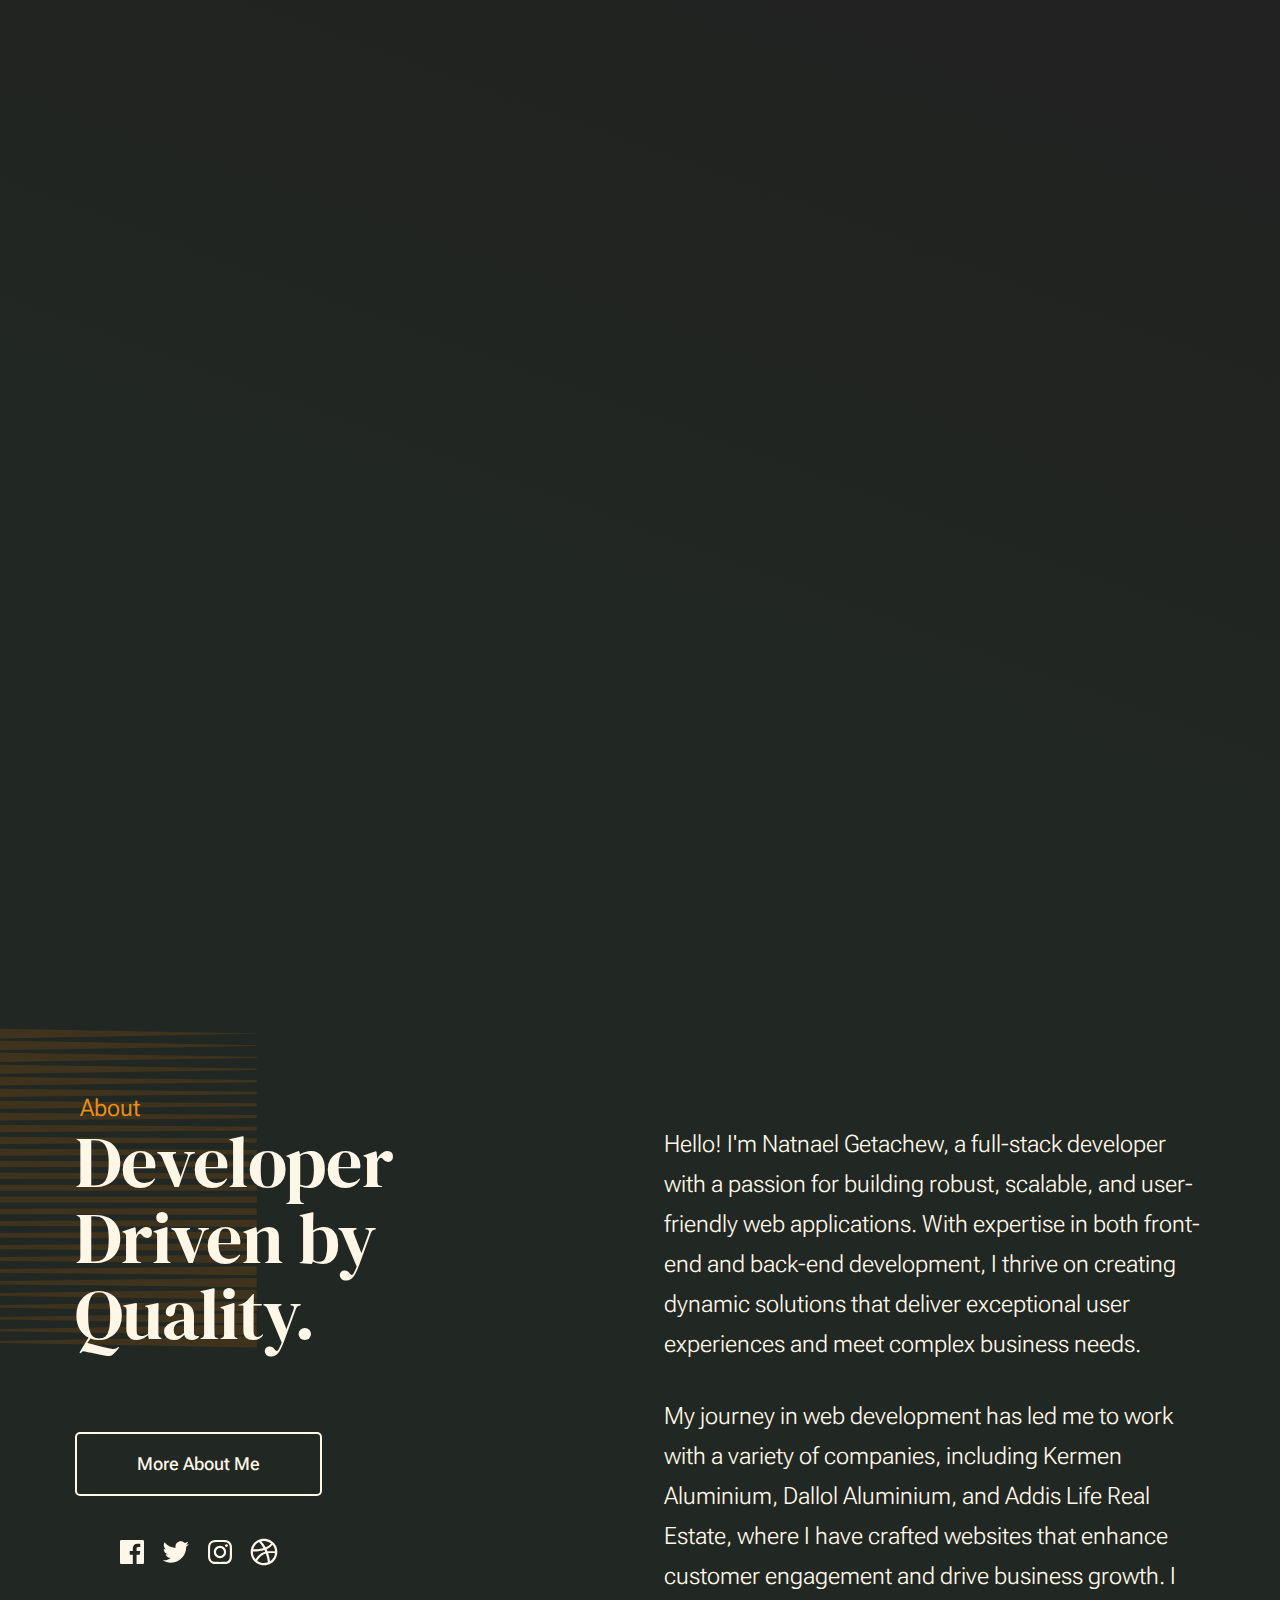
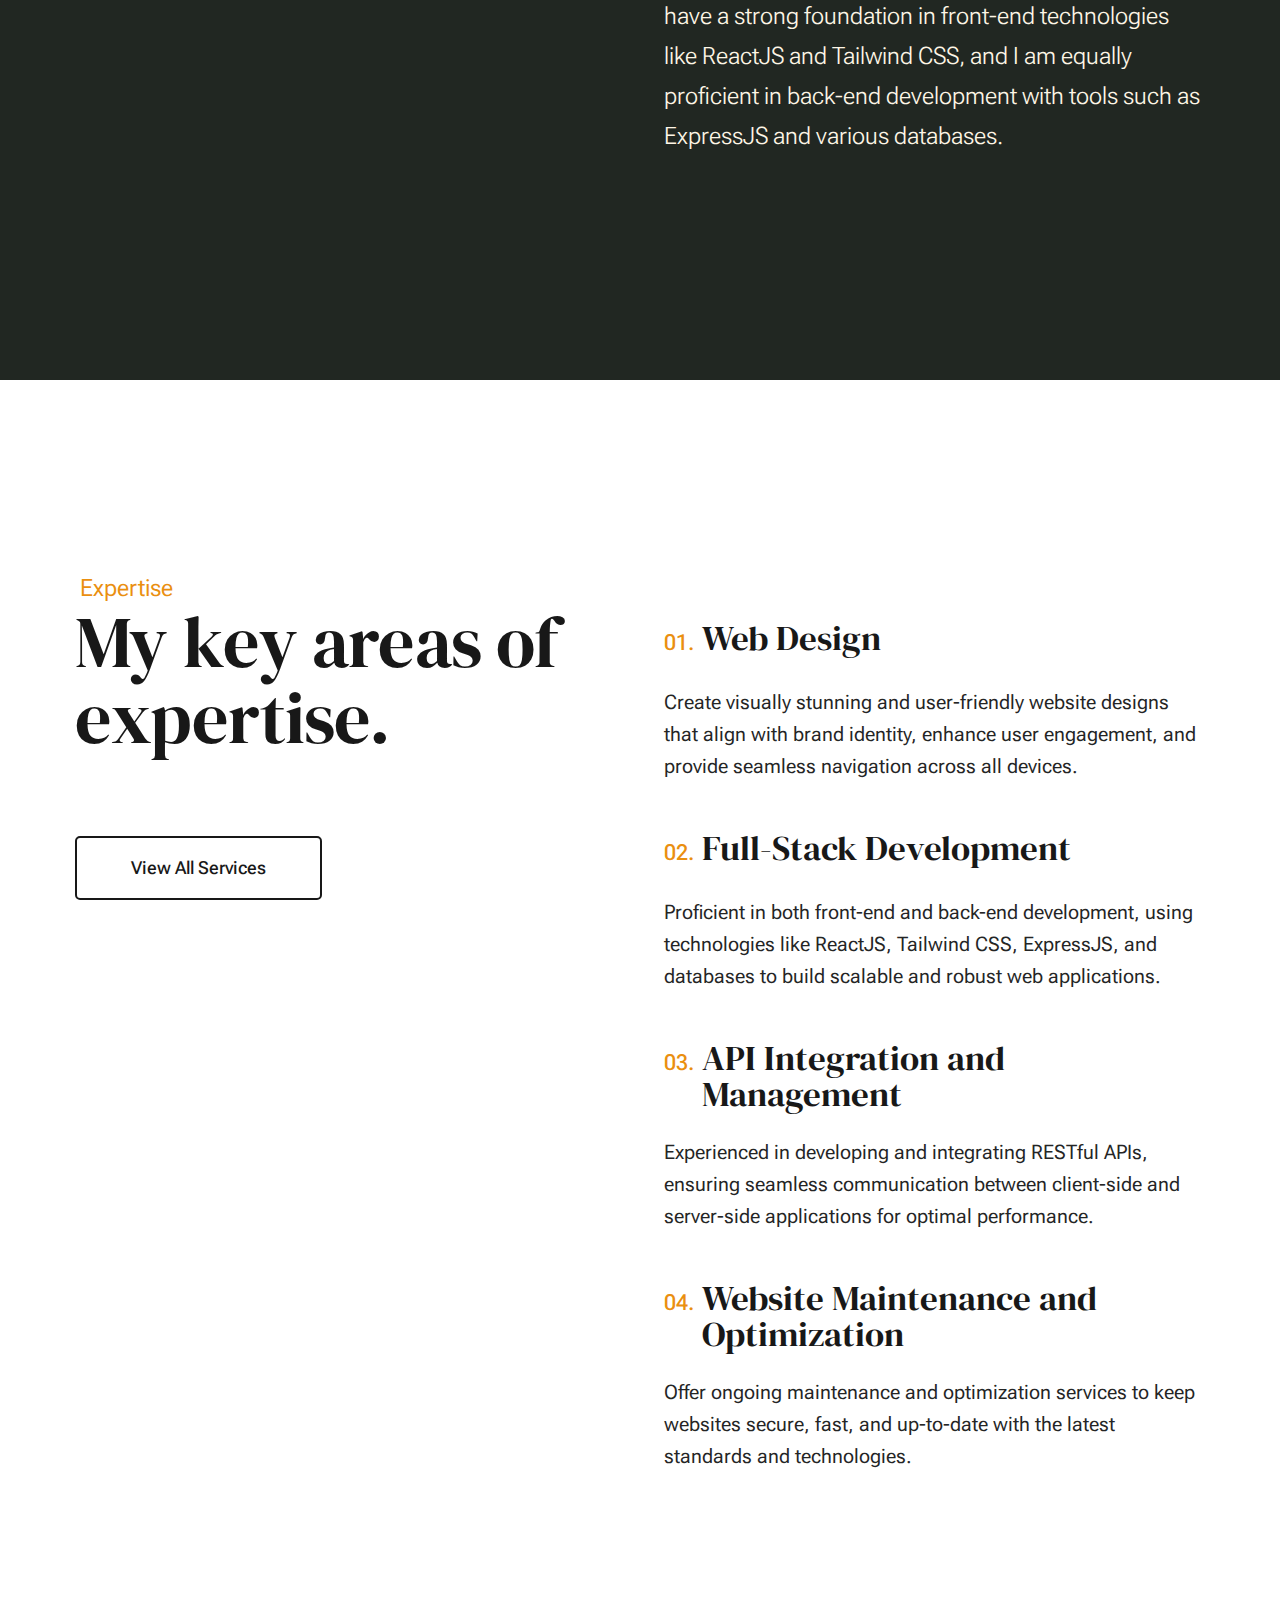
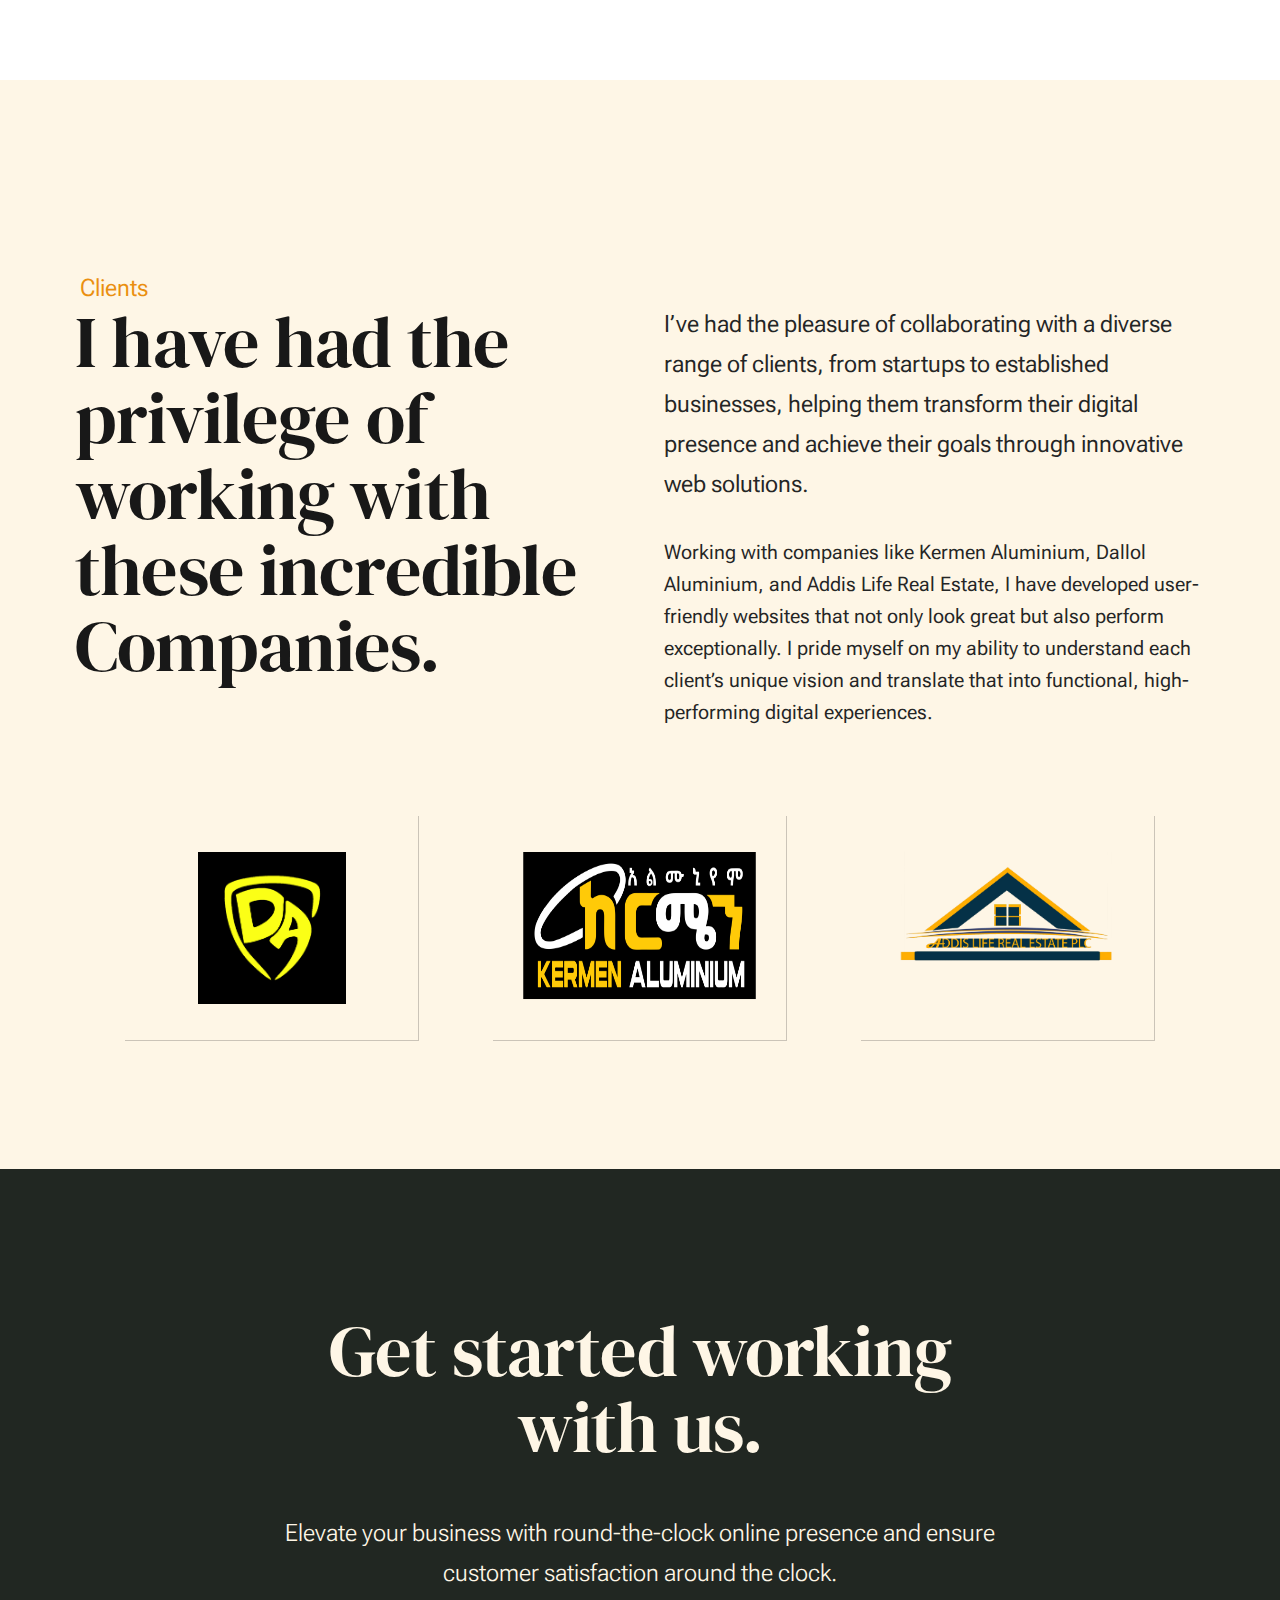
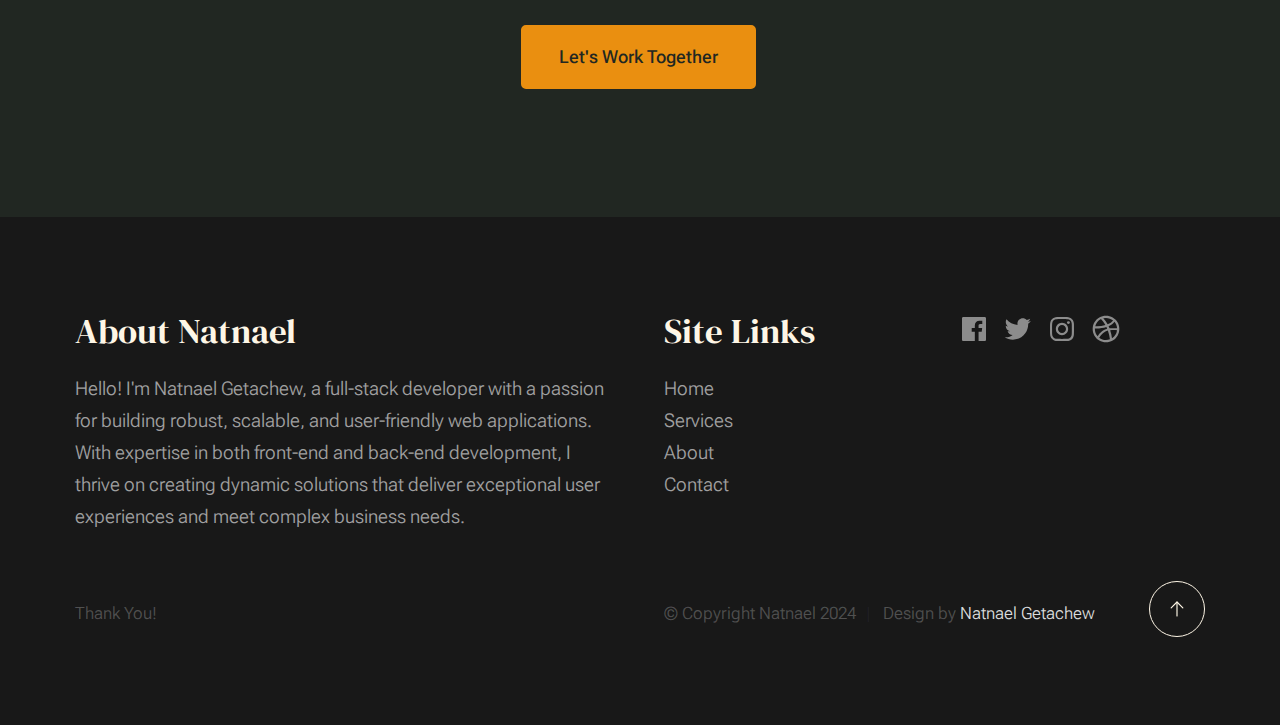
<file: index.html>
<!DOCTYPE html>
<html lang="en" class="no-js">
  <head>
    <!--- basic page needs
    ================================================== -->
    <meta charset="utf-8" />
    <meta name="viewport" content="width=device-width, initial-scale=1" />
    <title>Home - Natnael</title>

    <script>
      document.documentElement.classList.remove("no-js");
      document.documentElement.classList.add("js");
    </script>

    <!-- CSS
    ================================================== -->
    <link rel="stylesheet" href="css/vendor.css" />
    <link rel="stylesheet" href="css/styles.css" />

    <!-- favicons
    ================================================== -->
    <link rel="apple-touch-icon" sizes="180x180" href="./images/N.png" />
    <link rel="icon" type="image/png" sizes="32x32" href="./images/N.png" />
    <link rel="icon" type="image/png" sizes="16x16" href="./images/N.png" />
    <link rel="manifest" href="site.webmanifest" />
  </head>

  <body id="top">
    <!-- preloader
    ================================================== -->
    <div id="preloader">
      <div id="loader" class="dots-fade">
        <div></div>
        <div></div>
        <div></div>
      </div>
    </div>

    <!-- page wrap
    ================================================== -->
    <div id="page" class="s-pagewrap ss-home">
      <!-- # site header 
        ================================================== -->
      <header class="s-header">
        <div class="row s-header__inner width-sixteen-col">
          <div class="s-header__block">
            <div class="s-header__logo"></div>

            <a class="s-header__menu-toggle" href="#0"><span>Menu</span></a>
          </div>
          <!-- end s-header__block -->

          <nav class="s-header__nav">
            <ul class="s-header__menu-links">
              <li class="current"><a href="index.html">Home</a></li>
              <li><a href="about.html">About</a></li>
              <li><a href="services.html">Services</a></li>
              <li><a href="contact.html">Contact</a></li>
            </ul>
            <!-- s-header__menu-links -->

            <div class="s-header__contact">
              <a
                href="contact.html"
                class="btn btn--primary s-header__contact-btn"
                >Let's Work Together</a
              >
            </div>
            <!-- s-header__contact -->
          </nav>
          <!-- end s-header__nav -->
        </div>
        <!-- end s-header__inner -->
      </header>
      <!-- end s-header -->

      <!-- # site main content
        ================================================== -->
      <section id="content" class="s-content">
        <!-- intro
            ----------------------------------------------- -->
        <section id="intro" class="s-intro">
          <div class="row s-intro__content width-sixteen-col">
            <div class="column lg-12 s-intro__content-inner grid-block">
              <div class="s-intro__content-text">
                <div class="s-intro__content-pretitle text-pretitle">
                  Hello, I'm Natnael
                </div>
                <h1 class="s-intro__content-title">
                  I Build Attractive <br />
                  And Modern website <br />
                  for Companies <br />
                </h1>
              </div>
              <!-- s-intro__content-text -->

              <div class="s-intro__content-media">
                <div class="s-intro__content-media-inner">
                  <img
                    src="images/me1.jpg"
                    srcset="images/me1.jpg 1x, images/me1.jpg 2x"
                    alt=""
                  />
                  <div class="lines">
                    <span></span>
                  </div>
                </div>
              </div>
              <!-- s-intro__content-media -->

              <div class="s-intro__scroll-down">
                <a href="#about" class="smoothscroll">
                  <div class="scroll-icon">
                    <svg
                      xmlns="http://www.w3.org/2000/svg"
                      viewBox="0 0 24 24"
                      width="36"
                      height="36"
                      fill="none"
                      stroke="#97b34a"
                      stroke-width="1"
                      stroke-linecap="round"
                      stroke-linejoin="round"
                    >
                      &lt;!--! Atomicons Free 1.00 by @atisalab License -
                      https://atomicons.com/license/ (Icons: CC BY 4.0)
                      Copyright 2021 Atomicons --&gt;
                      <polyline points="7 13 12 18 17 13"></polyline>
                      <line x1="12" y1="18" x2="12" y2="6"></line>
                    </svg>
                  </div>
                  <span>Scroll for more</span>
                </a>
              </div>
              <!-- s-intro__scroll-down -->
            </div>
            <!-- s-intro__content-inner -->
          </div>
          <!-- s-intro__content -->
        </section>
        <!-- end s-intro -->

        <!-- about
            ----------------------------------------------- -->
        <section id="about" class="s-about target-section">
          <div class="row s-about__content width-sixteen-col">
            <div class="column grid-block grid-section-split">
              <img
                src="images/geometric_shape.svg"
                alt=""
                class="s-about__content-imgbg"
              />

              <div class="section-header grid-section-split__header">
                <div class="text-pretitle">About</div>
                <h2 class="text-display-title">Developer Driven by Quality.</h2>
              </div>
              <!-- end section-header -->

              <div class="s-about__content-main grid-section-split__primary">
                <p class="attention-getter">
                  Hello! I'm Natnael Getachew, a full-stack developer with a
                  passion for building robust, scalable, and user-friendly web
                  applications. With expertise in both front-end and back-end
                  development, I thrive on creating dynamic solutions that
                  deliver exceptional user experiences and meet complex business
                  needs.
                </p>

                <p class="attention-getter">
                  My journey in web development has led me to work with a
                  variety of companies, including Kermen Aluminium, Dallol
                  Aluminium, and Addis Life Real Estate, where I have crafted
                  websites that enhance customer engagement and drive business
                  growth. I have a strong foundation in front-end technologies
                  like ReactJS and Tailwind CSS, and I am equally proficient in
                  back-end development with tools such as ExpressJS and various
                  databases.
                </p>
              </div>
              <!-- end s-about__content-main -->

              <div class="s-about__content-btn grid-section-split__bottom">
                <a href="about.html" class="btn btn--stroke u-fullwidth"
                  >More About Me</a
                >

                <ul class="s-about__social social-list">
                  <li>
                    <a href="#0">
                      <svg
                        xmlns="http://www.w3.org/2000/svg"
                        width="24"
                        height="24"
                        viewBox="0 0 24 24"
                        style="fill: rgba(0, 0, 0, 1); transform: -ms-filter"
                      >
                        <path
                          d="M20,3H4C3.447,3,3,3.448,3,4v16c0,0.552,0.447,1,1,1h8.615v-6.96h-2.338v-2.725h2.338v-2c0-2.325,1.42-3.592,3.5-3.592 c0.699-0.002,1.399,0.034,2.095,0.107v2.42h-1.435c-1.128,0-1.348,0.538-1.348,1.325v1.735h2.697l-0.35,2.725h-2.348V21H20 c0.553,0,1-0.448,1-1V4C21,3.448,20.553,3,20,3z"
                        ></path>
                      </svg>
                      <span class="u-screen-reader-text">Facebook</span>
                    </a>
                  </li>
                  <li>
                    <a href="https://x.com/Natishget/">
                      <svg
                        xmlns="http://www.w3.org/2000/svg"
                        width="24"
                        height="24"
                        viewBox="0 0 24 24"
                        style="fill: rgba(0, 0, 0, 1); transform: -ms-filter"
                      >
                        <path
                          d="M19.633,7.997c0.013,0.175,0.013,0.349,0.013,0.523c0,5.325-4.053,11.461-11.46,11.461c-2.282,0-4.402-0.661-6.186-1.809 c0.324,0.037,0.636,0.05,0.973,0.05c1.883,0,3.616-0.636,5.001-1.721c-1.771-0.037-3.255-1.197-3.767-2.793 c0.249,0.037,0.499,0.062,0.761,0.062c0.361,0,0.724-0.05,1.061-0.137c-1.847-0.374-3.23-1.995-3.23-3.953v-0.05 c0.537,0.299,1.16,0.486,1.82,0.511C3.534,9.419,2.823,8.184,2.823,6.787c0-0.748,0.199-1.434,0.548-2.032 c1.983,2.443,4.964,4.04,8.306,4.215c-0.062-0.3-0.1-0.611-0.1-0.923c0-2.22,1.796-4.028,4.028-4.028 c1.16,0,2.207,0.486,2.943,1.272c0.91-0.175,1.782-0.512,2.556-0.973c-0.299,0.935-0.936,1.721-1.771,2.22 c0.811-0.088,1.597-0.312,2.319-0.624C21.104,6.712,20.419,7.423,19.633,7.997z"
                        ></path>
                      </svg>
                      <span class="u-screen-reader-text">Twitter</span>
                    </a>
                  </li>
                  <li>
                    <a href="https://www.instagram.com/natisget/">
                      <svg
                        xmlns="http://www.w3.org/2000/svg"
                        width="24"
                        height="24"
                        viewBox="0 0 24 24"
                        style="fill: rgba(0, 0, 0, 1); transform: -ms-filter"
                      >
                        <path
                          d="M11.999,7.377c-2.554,0-4.623,2.07-4.623,4.623c0,2.554,2.069,4.624,4.623,4.624c2.552,0,4.623-2.07,4.623-4.624 C16.622,9.447,14.551,7.377,11.999,7.377L11.999,7.377z M11.999,15.004c-1.659,0-3.004-1.345-3.004-3.003 c0-1.659,1.345-3.003,3.004-3.003s3.002,1.344,3.002,3.003C15.001,13.659,13.658,15.004,11.999,15.004L11.999,15.004z"
                        ></path>
                        <circle cx="16.806" cy="7.207" r="1.078"></circle>
                        <path
                          d="M20.533,6.111c-0.469-1.209-1.424-2.165-2.633-2.632c-0.699-0.263-1.438-0.404-2.186-0.42 c-0.963-0.042-1.268-0.054-3.71-0.054s-2.755,0-3.71,0.054C7.548,3.074,6.809,3.215,6.11,3.479C4.9,3.946,3.945,4.902,3.477,6.111 c-0.263,0.7-0.404,1.438-0.419,2.186c-0.043,0.962-0.056,1.267-0.056,3.71c0,2.442,0,2.753,0.056,3.71 c0.015,0.748,0.156,1.486,0.419,2.187c0.469,1.208,1.424,2.164,2.634,2.632c0.696,0.272,1.435,0.426,2.185,0.45 c0.963,0.042,1.268,0.055,3.71,0.055s2.755,0,3.71-0.055c0.747-0.015,1.486-0.157,2.186-0.419c1.209-0.469,2.164-1.424,2.633-2.633 c0.263-0.7,0.404-1.438,0.419-2.186c0.043-0.962,0.056-1.267,0.056-3.71s0-2.753-0.056-3.71C20.941,7.57,20.801,6.819,20.533,6.111z M19.315,15.643c-0.007,0.576-0.111,1.147-0.311,1.688c-0.305,0.787-0.926,1.409-1.712,1.711c-0.535,0.199-1.099,0.303-1.67,0.311 c-0.95,0.044-1.218,0.055-3.654,0.055c-2.438,0-2.687,0-3.655-0.055c-0.569-0.007-1.135-0.112-1.669-0.311 c-0.789-0.301-1.414-0.923-1.719-1.711c-0.196-0.534-0.302-1.099-0.311-1.669c-0.043-0.95-0.053-1.218-0.053-3.654 c0-2.437,0-2.686,0.053-3.655c0.007-0.576,0.111-1.146,0.311-1.687c0.305-0.789,0.93-1.41,1.719-1.712 c0.534-0.198,1.1-0.303,1.669-0.311c0.951-0.043,1.218-0.055,3.655-0.055c2.437,0,2.687,0,3.654,0.055 c0.571,0.007,1.135,0.112,1.67,0.311c0.786,0.303,1.407,0.925,1.712,1.712c0.196,0.534,0.302,1.099,0.311,1.669 c0.043,0.951,0.054,1.218,0.054,3.655c0,2.436,0,2.698-0.043,3.654H19.315z"
                        ></path>
                      </svg>
                      <span class="u-screen-reader-text">Instagram</span>
                    </a>
                  </li>
                  <li>
                    <a href="#0">
                      <svg
                        xmlns="http://www.w3.org/2000/svg"
                        width="24"
                        height="24"
                        viewBox="0 0 24 24"
                        style="fill: rgba(0, 0, 0, 1); transform: msFilter"
                      >
                        <path
                          d="M20.66 6.98a9.932 9.932 0 0 0-3.641-3.64C15.486 2.447 13.813 2 12 2s-3.486.447-5.02 1.34c-1.533.893-2.747 2.107-3.64 3.64S2 10.187 2 12s.446 3.487 1.34 5.02a9.924 9.924 0 0 0 3.641 3.64C8.514 21.553 10.187 22 12 22s3.486-.447 5.02-1.34a9.932 9.932 0 0 0 3.641-3.64C21.554 15.487 22 13.813 22 12s-.446-3.487-1.34-5.02zM12 3.66c2 0 3.772.64 5.32 1.919-.92 1.174-2.286 2.14-4.1 2.9-1.002-1.813-2.088-3.327-3.261-4.54A7.715 7.715 0 0 1 12 3.66zM5.51 6.8a8.116 8.116 0 0 1 2.711-2.22c1.212 1.201 2.325 2.7 3.34 4.5-2 .6-4.114.9-6.341.9-.573 0-1.006-.013-1.3-.04A8.549 8.549 0 0 1 5.51 6.8zM3.66 12c0-.054.003-.12.01-.2.007-.08.01-.146.01-.2.254.014.641.02 1.161.02 2.666 0 5.146-.367 7.439-1.1.187.373.381.793.58 1.26-1.32.293-2.674 1.006-4.061 2.14S6.4 16.247 5.76 17.5c-1.4-1.587-2.1-3.42-2.1-5.5zM12 20.34c-1.894 0-3.594-.587-5.101-1.759.601-1.187 1.524-2.322 2.771-3.401 1.246-1.08 2.483-1.753 3.71-2.02a29.441 29.441 0 0 1 1.56 6.62 8.166 8.166 0 0 1-2.94.56zm7.08-3.96a8.351 8.351 0 0 1-2.58 2.621c-.24-2.08-.7-4.107-1.379-6.081.932-.066 1.765-.1 2.5-.1.799 0 1.686.034 2.659.1a8.098 8.098 0 0 1-1.2 3.46zm-1.24-5c-1.16 0-2.233.047-3.22.14a27.053 27.053 0 0 0-.68-1.62c2.066-.906 3.532-2.006 4.399-3.3 1.2 1.414 1.854 3.027 1.96 4.84-.812-.04-1.632-.06-2.459-.06z"
                        ></path>
                      </svg>
                      <span class="u-screen-reader-text">Dribbble</span>
                    </a>
                  </li>
                </ul>
                <!-- end s-footer__social -->
              </div>
              <!-- end s-about__content-btn -->
            </div>
            <!-- content-inner -->
          </div>
        </section>
        <!-- end s-about -->

        <!-- expertise
            ----------------------------------------------- -->
        <section id="expertise" class="s-expertise">
          <div class="row s-expertise__content width-sixteen-col">
            <div class="column xl-12 grid-block grid-section-split">
              <div class="section-header grid-section-split__header">
                <div class="text-pretitle">Expertise</div>
                <h2 class="text-display-title">My key areas of expertise.</h2>
              </div>
              <!-- end section-header -->

              <div
                class="s-expertise__content-main grid-section-split__primary"
              >
                <div class="grid-list-items list-items show-ctr">
                  <div class="grid-list-items__item list-items__item">
                    <div class="grid-list-items__title list-items__item-header">
                      <h3 class="list-items__item-title">Web Design</h3>
                    </div>
                    <div class="grid-list-items__text list-items__item-text">
                      <p>
                        Create visually stunning and user-friendly website
                        designs that align with brand identity, enhance user
                        engagement, and provide seamless navigation across all
                        devices.
                      </p>
                    </div>
                  </div>
                  <!-- list-item -->
                  <div class="grid-list-items__item list-items__item">
                    <div class="grid-list-items__title list-items__item-header">
                      <h3 class="list-items__item-title">
                        Full-Stack Development
                      </h3>
                    </div>
                    <div class="grid-list-items__text list-items__item-text">
                      <p>
                        Proficient in both front-end and back-end development,
                        using technologies like ReactJS, Tailwind CSS,
                        ExpressJS, and databases to build scalable and robust
                        web applications.
                      </p>
                    </div>
                  </div>
                  <!-- list-expertise__item -->
                  <div class="grid-list-items__item list-items__item">
                    <div class="grid-list-items__title list-items__item-header">
                      <h3 class="list-items__item-title">
                        API Integration and Management
                      </h3>
                    </div>
                    <div class="grid-list-items__text list-items__item-text">
                      <p>
                        Experienced in developing and integrating RESTful APIs,
                        ensuring seamless communication between client-side and
                        server-side applications for optimal performance.
                      </p>
                    </div>
                  </div>
                  <!-- list-expertise__item -->
                  <div class="grid-list-items__item list-items__item">
                    <div class="grid-list-items__title list-items__item-header">
                      <h3 class="list-items__item-title">
                        Website Maintenance and Optimization
                      </h3>
                    </div>
                    <div class="grid-list-items__text list-items__item-text">
                      <p>
                        Offer ongoing maintenance and optimization services to
                        keep websites secure, fast, and up-to-date with the
                        latest standards and technologies.
                      </p>
                    </div>
                  </div>
                  <!-- list-expertise__item -->
                </div>
                <!-- grid-list-items -->
              </div>
              <!-- end s-expertise__content-main -->

              <div class="s-expertise__content-btn grid-section-split__bottom">
                <a href="services.html" class="btn btn--stroke u-fullwidth"
                  >View All Services</a
                >
              </div>
              <!-- end s-about__content-btn -->
            </div>
            <!-- end grid-block-->
          </div>
          <!-- end s-expertise__content -->
        </section>
        <!-- end s-expertise -->

        <!-- clients
            ----------------------------------------------- -->
        <section id="clients" class="s-clients">
          <div class="row s-clients__content-block width-sixteen-col">
            <div class="column xl-12 grid-block grid-section-split">
              <div class="section-header grid-section-split__header">
                <div class="text-pretitle">Clients</div>
                <h2 class="text-display-title">
                  I have had the privilege of working with these incredible
                  Companies.
                </h2>
              </div>
              <!-- end section-header -->

              <div class="grid-section-split__primary">
                <p class="lead">
                  I’ve had the pleasure of collaborating with a diverse range of
                  clients, from startups to established businesses, helping them
                  transform their digital presence and achieve their goals
                  through innovative web solutions.
                </p>

                <p>
                  Working with companies like Kermen Aluminium, Dallol
                  Aluminium, and Addis Life Real Estate, I have developed
                  user-friendly websites that not only look great but also
                  perform exceptionally. I pride myself on my ability to
                  understand each client’s unique vision and translate that into
                  functional, high-performing digital experiences.
                </p>
              </div>
              <!-- end grid-section-split__primary -->
            </div>
            <!-- end column -->
          </div>
          <!-- end row -->

          <div class="row s-clients__content-block width-sixteen-col">
            <div class="">
              <div
                class=""
                style="
                  display: flex;
                  flex-direction: row;
                  justify-content: space-evenly;
                "
              >
                <div class="clients-list__item">
                  <a
                    href="https://www.dallolaluminum.com/"
                    style="
                      font-size: 20px;
                      font-family: 'Playfair Display', serif;
                      color: black;
                      font-weight: 800;
                    "
                  >
                    <img
                      src="images/clients/dallol.png"
                      alt=""
                      style="
                        height: 160px;
                        background-color: black;
                        padding: 20px;
                      "
                    />
                  </a>
                </div>
                <div class="clients-list__item">
                  <a
                    href="https://www.kermenaluminium.com.et/"
                    style="
                      font-size: 20px;
                      font-family: 'Playfair Display', serif;
                      color: black;
                      font-weight: 800;
                    "
                  >
                    <img
                      src="images/clients/kermen.png"
                      alt=""
                      style="
                        background-color: black;
                        padding: 12px;
                        height: 155px;
                      "
                    />
                  </a>
                </div>
                <div class="clients-list__item">
                  <a
                    href="https://addisliferealestate.net/"
                    style="
                      font-size: 20px;
                      font-family: 'Playfair Display', serif;
                      color: black;
                      font-weight: 800;
                    "
                  >
                    <img src="images/clients/addisLife.png" alt="" />
                  </a>
                </div>
              </div>
              <!-- end clients-list -->
            </div>
            <!-- end column -->
          </div>
          <!-- end row -->
        </section>
        <!-- end s-clients -->
      </section>
      <!-- s-content-->

      <!-- # cta
        ================================================== -->
      <section id="cta" class="s-cta">
        <div class="row row-x-center text-center">
          <div class="column xl-8 lg-12">
            <div class="s-cta__content">
              <h2 class="text-display-title">Get started working with us.</h2>
              <p class="lead">
                Elevate your business with round-the-clock online presence and
                ensure customer satisfaction around the clock.
              </p>
              <a href="contact.html" class="btn btn--primary"
                >Let's Work Together</a
              >
            </div>
          </div>
        </div>
      </section>
      <!-- end s-cta -->

      <!-- # footer 
        ================================================== -->
      <footer class="s-footer">
        <div class="row s-footer__content">
          <div class="column xl-6 lg-6 md-12 s-footer__block s-footer__about">
            <h3>About Natnael</h3>
            <p>
              Hello! I'm Natnael Getachew, a full-stack developer with a passion
              for building robust, scalable, and user-friendly web applications.
              With expertise in both front-end and back-end development, I
              thrive on creating dynamic solutions that deliver exceptional user
              experiences and meet complex business needs.
            </p>
          </div>
          <div
            class="column xl-3 lg-6 md-12 s-footer__block s-footer__site-links"
          >
            <h3>Site Links</h3>
            <ul class="link-list">
              <li><a href="index.html">Home</a></li>
              <li><a href="services.html">Services</a></li>
              <li><a href="about.html">About</a></li>
              <li><a href="contact.html">Contact</a></li>
            </ul>
          </div>
          <div
            class="column xl-3 lg-6 md-12 tab-12 s-footer__block s-footer__newsletter"
          >
            <ul class="s-footer__social social-list">
              <li>
                <a href="#0">
                  <svg
                    xmlns="http://www.w3.org/2000/svg"
                    width="24"
                    height="24"
                    viewBox="0 0 24 24"
                    style="fill: rgba(0, 0, 0, 1); transform: -ms-filter"
                  >
                    <path
                      d="M20,3H4C3.447,3,3,3.448,3,4v16c0,0.552,0.447,1,1,1h8.615v-6.96h-2.338v-2.725h2.338v-2c0-2.325,1.42-3.592,3.5-3.592 c0.699-0.002,1.399,0.034,2.095,0.107v2.42h-1.435c-1.128,0-1.348,0.538-1.348,1.325v1.735h2.697l-0.35,2.725h-2.348V21H20 c0.553,0,1-0.448,1-1V4C21,3.448,20.553,3,20,3z"
                    ></path>
                  </svg>
                  <span class="u-screen-reader-text">Facebook</span>
                </a>
              </li>
              <li>
                <a href="https://x.com/Natishget/">
                  <svg
                    xmlns="http://www.w3.org/2000/svg"
                    width="24"
                    height="24"
                    viewBox="0 0 24 24"
                    style="fill: rgba(0, 0, 0, 1); transform: -ms-filter"
                  >
                    <path
                      d="M19.633,7.997c0.013,0.175,0.013,0.349,0.013,0.523c0,5.325-4.053,11.461-11.46,11.461c-2.282,0-4.402-0.661-6.186-1.809 c0.324,0.037,0.636,0.05,0.973,0.05c1.883,0,3.616-0.636,5.001-1.721c-1.771-0.037-3.255-1.197-3.767-2.793 c0.249,0.037,0.499,0.062,0.761,0.062c0.361,0,0.724-0.05,1.061-0.137c-1.847-0.374-3.23-1.995-3.23-3.953v-0.05 c0.537,0.299,1.16,0.486,1.82,0.511C3.534,9.419,2.823,8.184,2.823,6.787c0-0.748,0.199-1.434,0.548-2.032 c1.983,2.443,4.964,4.04,8.306,4.215c-0.062-0.3-0.1-0.611-0.1-0.923c0-2.22,1.796-4.028,4.028-4.028 c1.16,0,2.207,0.486,2.943,1.272c0.91-0.175,1.782-0.512,2.556-0.973c-0.299,0.935-0.936,1.721-1.771,2.22 c0.811-0.088,1.597-0.312,2.319-0.624C21.104,6.712,20.419,7.423,19.633,7.997z"
                    ></path>
                  </svg>
                  <span class="u-screen-reader-text">Twitter</span>
                </a>
              </li>
              <li>
                <a href="https://www.instagram.com/natisget/">
                  <svg
                    xmlns="http://www.w3.org/2000/svg"
                    width="24"
                    height="24"
                    viewBox="0 0 24 24"
                    style="fill: rgba(0, 0, 0, 1); transform: -ms-filter"
                  >
                    <path
                      d="M11.999,7.377c-2.554,0-4.623,2.07-4.623,4.623c0,2.554,2.069,4.624,4.623,4.624c2.552,0,4.623-2.07,4.623-4.624 C16.622,9.447,14.551,7.377,11.999,7.377L11.999,7.377z M11.999,15.004c-1.659,0-3.004-1.345-3.004-3.003 c0-1.659,1.345-3.003,3.004-3.003s3.002,1.344,3.002,3.003C15.001,13.659,13.658,15.004,11.999,15.004L11.999,15.004z"
                    ></path>
                    <circle cx="16.806" cy="7.207" r="1.078"></circle>
                    <path
                      d="M20.533,6.111c-0.469-1.209-1.424-2.165-2.633-2.632c-0.699-0.263-1.438-0.404-2.186-0.42 c-0.963-0.042-1.268-0.054-3.71-0.054s-2.755,0-3.71,0.054C7.548,3.074,6.809,3.215,6.11,3.479C4.9,3.946,3.945,4.902,3.477,6.111 c-0.263,0.7-0.404,1.438-0.419,2.186c-0.043,0.962-0.056,1.267-0.056,3.71c0,2.442,0,2.753,0.056,3.71 c0.015,0.748,0.156,1.486,0.419,2.187c0.469,1.208,1.424,2.164,2.634,2.632c0.696,0.272,1.435,0.426,2.185,0.45 c0.963,0.042,1.268,0.055,3.71,0.055s2.755,0,3.71-0.055c0.747-0.015,1.486-0.157,2.186-0.419c1.209-0.469,2.164-1.424,2.633-2.633 c0.263-0.7,0.404-1.438,0.419-2.186c0.043-0.962,0.056-1.267,0.056-3.71s0-2.753-0.056-3.71C20.941,7.57,20.801,6.819,20.533,6.111z M19.315,15.643c-0.007,0.576-0.111,1.147-0.311,1.688c-0.305,0.787-0.926,1.409-1.712,1.711c-0.535,0.199-1.099,0.303-1.67,0.311 c-0.95,0.044-1.218,0.055-3.654,0.055c-2.438,0-2.687,0-3.655-0.055c-0.569-0.007-1.135-0.112-1.669-0.311 c-0.789-0.301-1.414-0.923-1.719-1.711c-0.196-0.534-0.302-1.099-0.311-1.669c-0.043-0.95-0.053-1.218-0.053-3.654 c0-2.437,0-2.686,0.053-3.655c0.007-0.576,0.111-1.146,0.311-1.687c0.305-0.789,0.93-1.41,1.719-1.712 c0.534-0.198,1.1-0.303,1.669-0.311c0.951-0.043,1.218-0.055,3.655-0.055c2.437,0,2.687,0,3.654,0.055 c0.571,0.007,1.135,0.112,1.67,0.311c0.786,0.303,1.407,0.925,1.712,1.712c0.196,0.534,0.302,1.099,0.311,1.669 c0.043,0.951,0.054,1.218,0.054,3.655c0,2.436,0,2.698-0.043,3.654H19.315z"
                    ></path>
                  </svg>
                  <span class="u-screen-reader-text">Instagram</span>
                </a>
              </li>
              <li>
                <a href="#0">
                  <svg
                    xmlns="http://www.w3.org/2000/svg"
                    width="24"
                    height="24"
                    viewBox="0 0 24 24"
                    style="fill: rgba(0, 0, 0, 1); transform: msFilter"
                  >
                    <path
                      d="M20.66 6.98a9.932 9.932 0 0 0-3.641-3.64C15.486 2.447 13.813 2 12 2s-3.486.447-5.02 1.34c-1.533.893-2.747 2.107-3.64 3.64S2 10.187 2 12s.446 3.487 1.34 5.02a9.924 9.924 0 0 0 3.641 3.64C8.514 21.553 10.187 22 12 22s3.486-.447 5.02-1.34a9.932 9.932 0 0 0 3.641-3.64C21.554 15.487 22 13.813 22 12s-.446-3.487-1.34-5.02zM12 3.66c2 0 3.772.64 5.32 1.919-.92 1.174-2.286 2.14-4.1 2.9-1.002-1.813-2.088-3.327-3.261-4.54A7.715 7.715 0 0 1 12 3.66zM5.51 6.8a8.116 8.116 0 0 1 2.711-2.22c1.212 1.201 2.325 2.7 3.34 4.5-2 .6-4.114.9-6.341.9-.573 0-1.006-.013-1.3-.04A8.549 8.549 0 0 1 5.51 6.8zM3.66 12c0-.054.003-.12.01-.2.007-.08.01-.146.01-.2.254.014.641.02 1.161.02 2.666 0 5.146-.367 7.439-1.1.187.373.381.793.58 1.26-1.32.293-2.674 1.006-4.061 2.14S6.4 16.247 5.76 17.5c-1.4-1.587-2.1-3.42-2.1-5.5zM12 20.34c-1.894 0-3.594-.587-5.101-1.759.601-1.187 1.524-2.322 2.771-3.401 1.246-1.08 2.483-1.753 3.71-2.02a29.441 29.441 0 0 1 1.56 6.62 8.166 8.166 0 0 1-2.94.56zm7.08-3.96a8.351 8.351 0 0 1-2.58 2.621c-.24-2.08-.7-4.107-1.379-6.081.932-.066 1.765-.1 2.5-.1.799 0 1.686.034 2.659.1a8.098 8.098 0 0 1-1.2 3.46zm-1.24-5c-1.16 0-2.233.047-3.22.14a27.053 27.053 0 0 0-.68-1.62c2.066-.906 3.532-2.006 4.399-3.3 1.2 1.414 1.854 3.027 1.96 4.84-.812-.04-1.632-.06-2.459-.06z"
                    ></path>
                  </svg>
                  <span class="u-screen-reader-text">Dribbble</span>
                </a>
              </li>
            </ul>
          </div>
        </div>

        <div class="row s-footer__bottom">
          <div class="column xl-6 lg-12">
            Thank You!
            <!-- end s-footer__social -->
          </div>
          <div class="column xl-6 lg-12">
            <p class="ss-copyright">
              <span>© Copyright Natnael 2024</span>
              <span
                >Design by
                <a href="https://github.com/natishget">Natnael Getachew</a>
              </span>
            </p>
          </div>

          <div class="ss-go-top">
            <a class="smoothscroll" title="Back to Top" href="#top">
              <svg
                xmlns="http://www.w3.org/2000/svg"
                viewBox="0 0 24 24"
                width="36"
                height="36"
                fill="none"
                stroke="#ffffff"
                stroke-width="1"
                stroke-linecap="round"
                stroke-linejoin="round"
              >
                &lt;!--! Atomicons Free 1.00 by @atisalab License -
                https://atomicons.com/license/ (Icons: CC BY 4.0) Copyright 2021
                Atomicons --&gt;
                <polyline points="17 11 12 6 7 11"></polyline>
                <line x1="12" y1="18" x2="12" y2="6"></line>
              </svg>
            </a>
          </div>
          <!-- end ss-go-top -->
        </div>
      </footer>
      <!-- end s-footer -->
    </div>
    <!-- end page-wrap -->

    <!-- Java Script
    ================================================== -->
    <script src="js/plugins.js"></script>
    <script src="js/main.js"></script>
  </body>
</html>
</file>
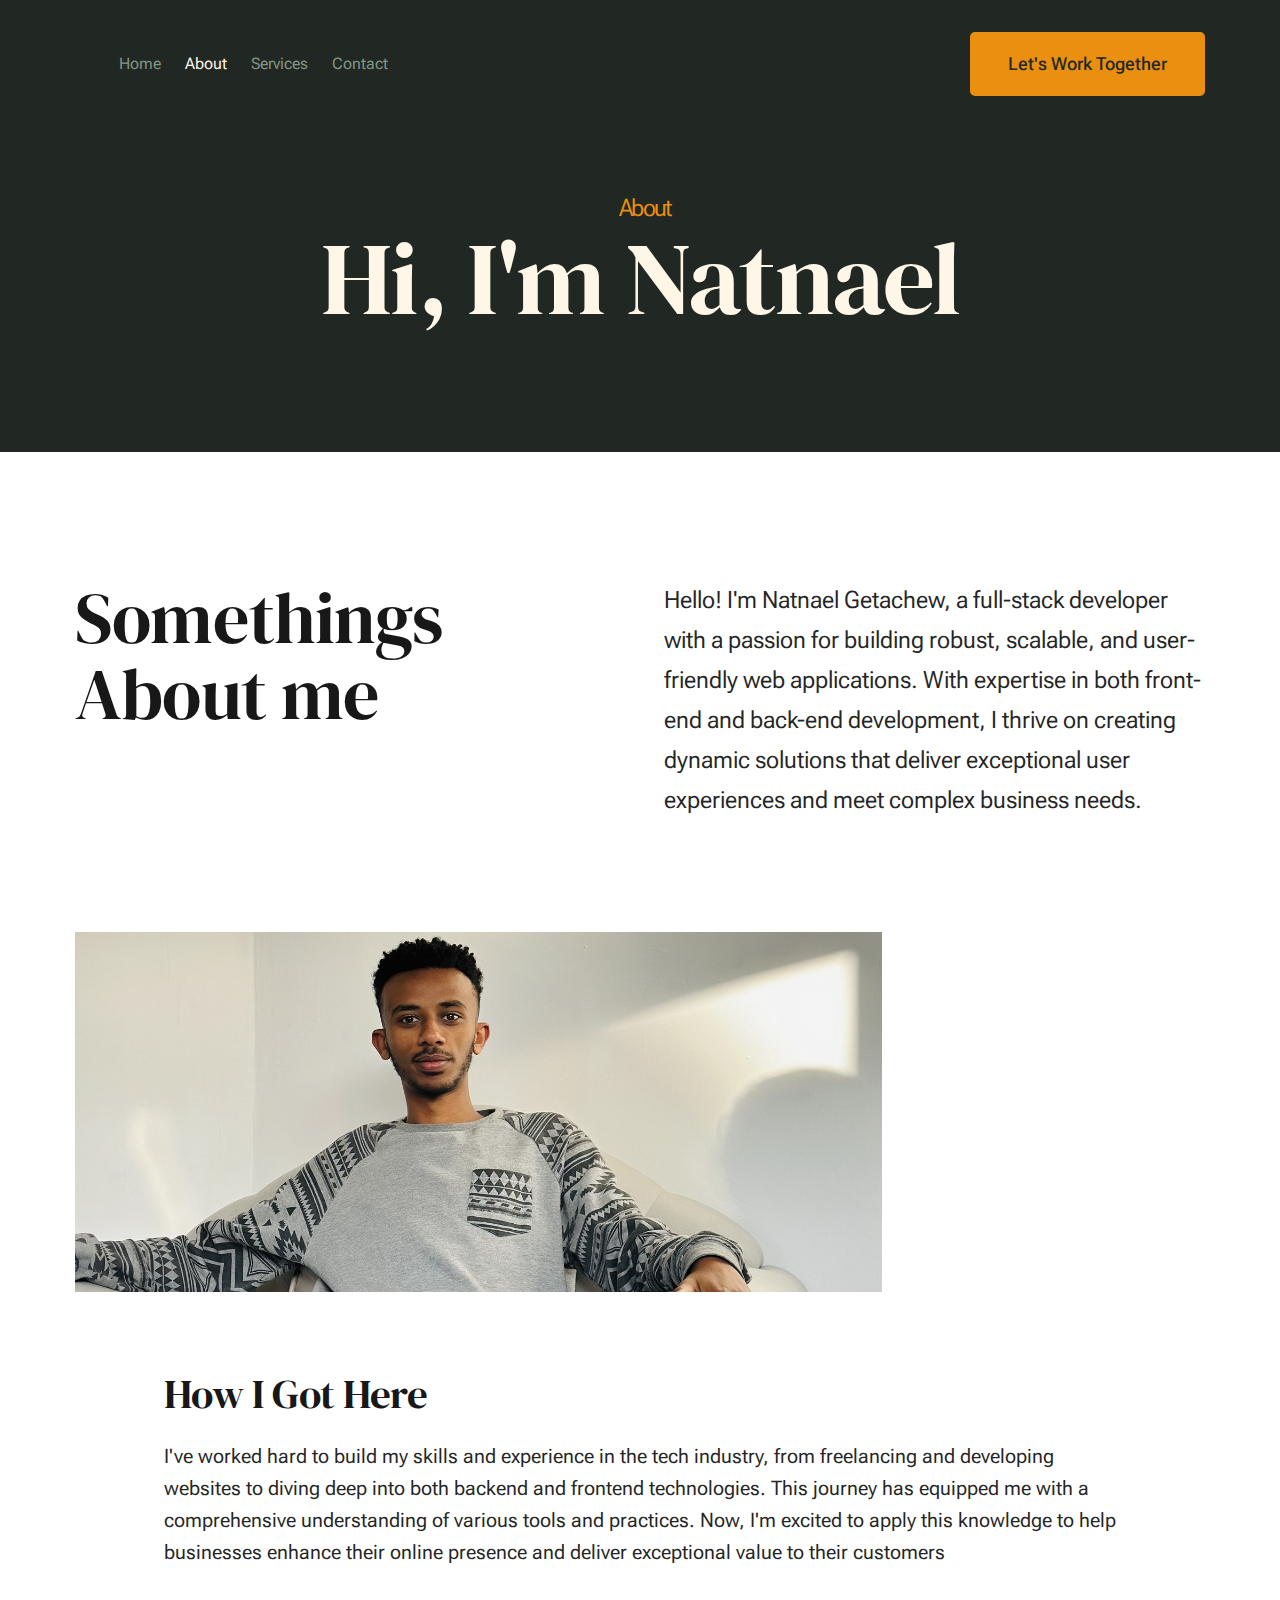
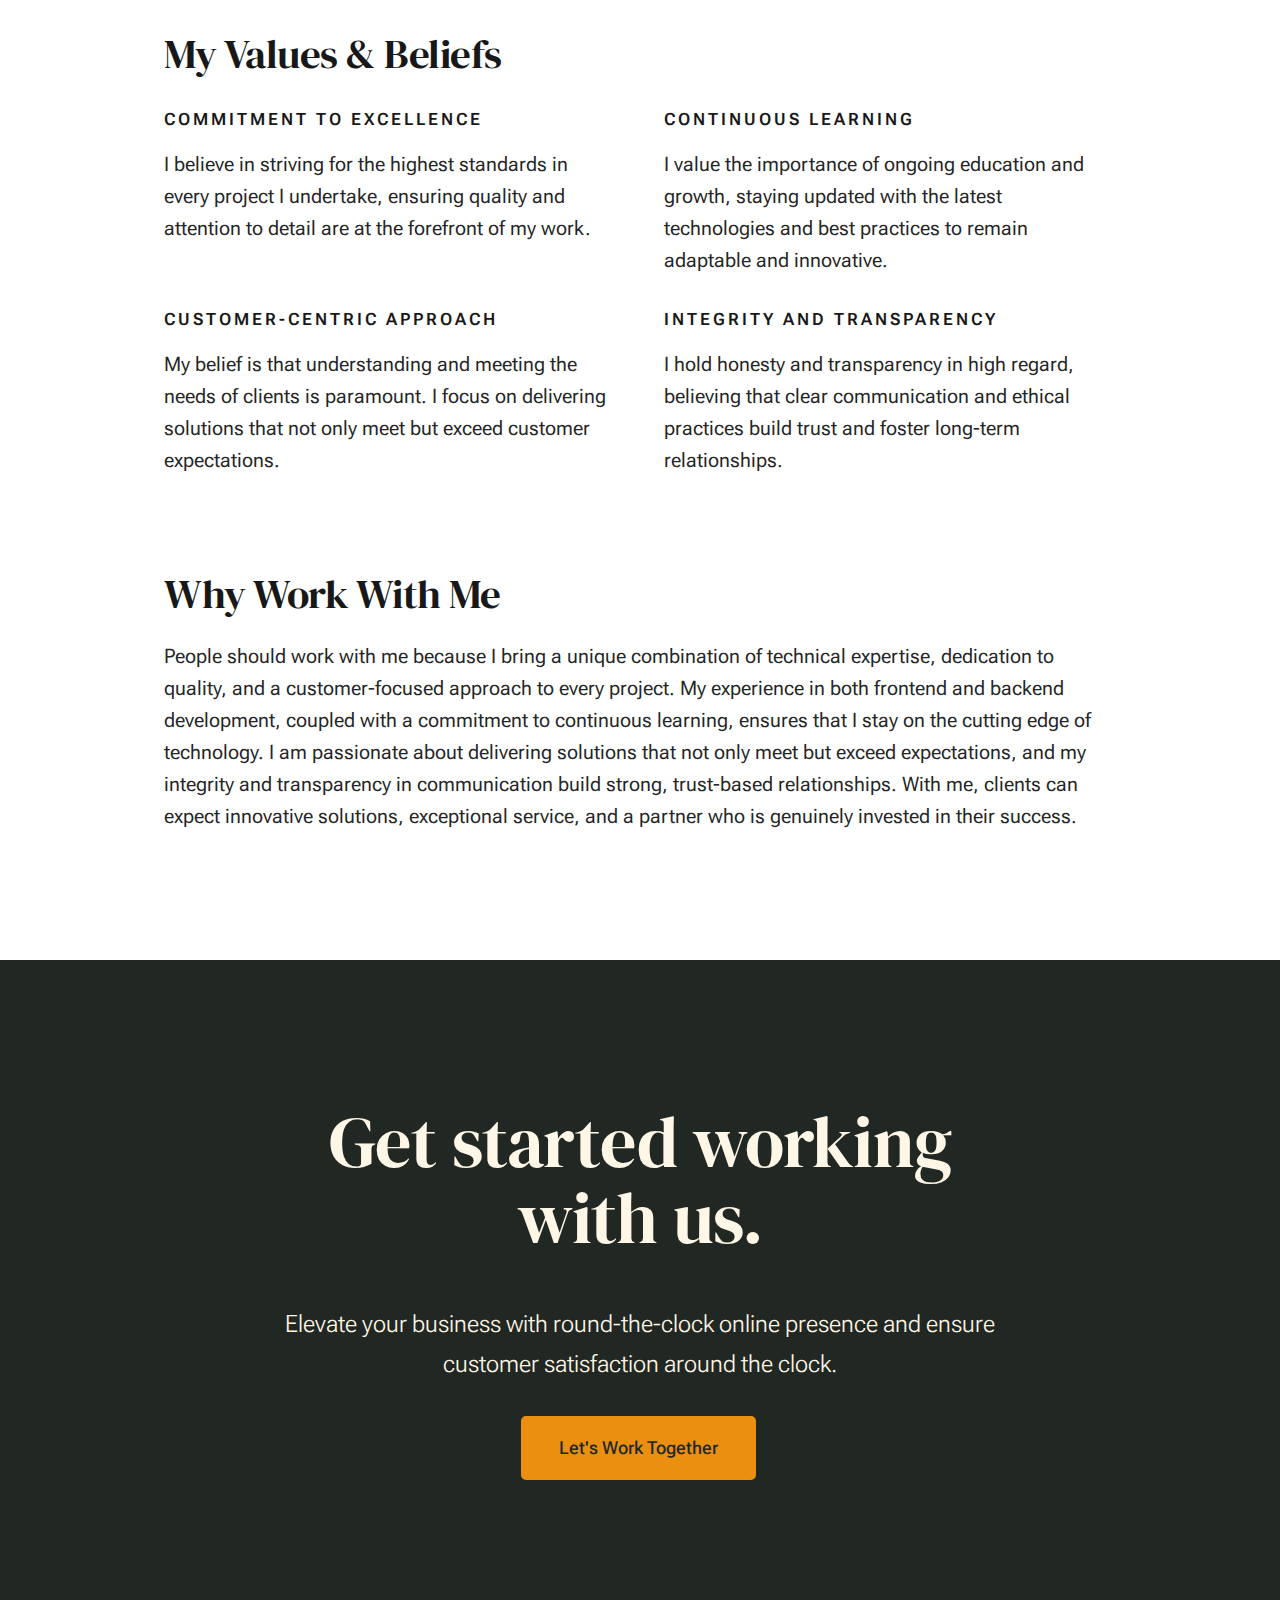
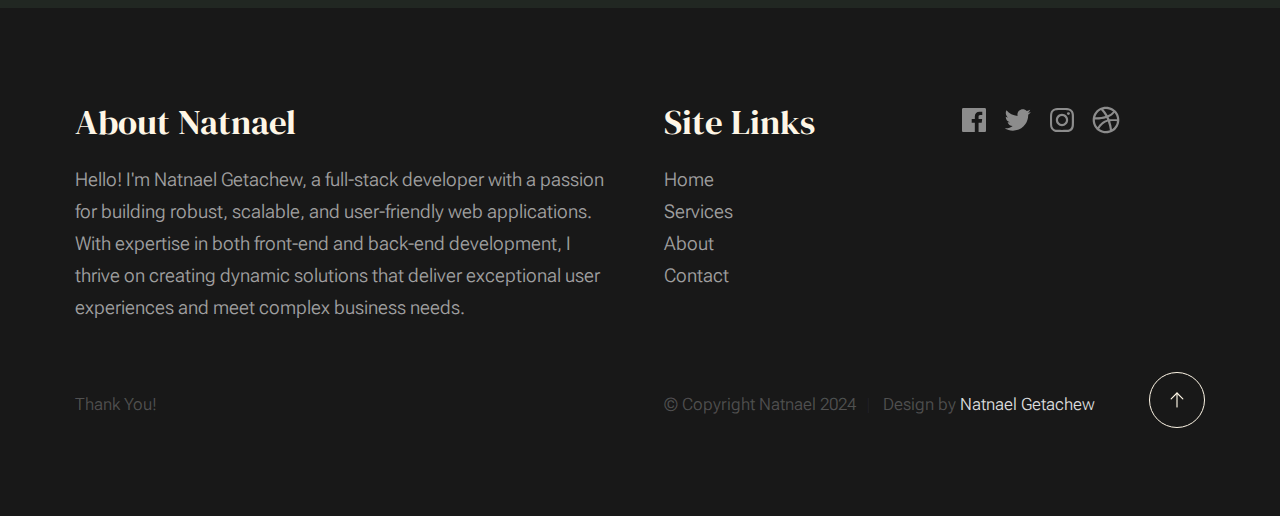
<file: about.html>
<!DOCTYPE html>
<html lang="en" class="no-js">
  <head>
    <!--- basic page needs
    ================================================== -->
    <meta charset="utf-8" />
    <meta name="viewport" content="width=device-width, initial-scale=1" />
    <title>About - Natnael</title>

    <script>
      document.documentElement.classList.remove("no-js");
      document.documentElement.classList.add("js");
    </script>

    <!-- CSS
    ================================================== -->
    <link rel="stylesheet" href="css/vendor.css" />
    <link rel="stylesheet" href="css/styles.css" />

    <!-- favicons
    ================================================== -->
    <link rel="apple-touch-icon" sizes="180x180" href="./images/N.png" />
    <link rel="icon" type="image/png" sizes="32x32" href="./images/N.png" />
    <link rel="icon" type="image/png" sizes="16x16" href="./images/N.png" />
    <link rel="manifest" href="site.webmanifest" />
  </head>

  <body id="top">
    <!-- preloader
    ================================================== -->
    <div id="preloader">
      <div id="loader" class="dots-fade">
        <div></div>
        <div></div>
        <div></div>
      </div>
    </div>

    <!-- page wrap
    ================================================== -->
    <div id="page" class="s-pagewrap">
      <!-- # site header 
        ================================================== -->
      <header class="s-header">
        <div class="row s-header__inner width-sixteen-col">
          <div class="s-header__block">
            <div class="s-header__logo">
              
            </div>

            <a class="s-header__menu-toggle" href="#0"><span>Menu</span></a>
          </div>
          <!-- end s-header__block -->

          <nav class="s-header__nav">
            <ul class="s-header__menu-links">
              <li><a href="index.html">Home</a></li>
              <li class="current"><a href="about.html">About</a></li>
              <li><a href="services.html">Services</a></li>
              <li><a href="contact.html">Contact</a></li>
            </ul>
            <!-- s-header__menu-links -->

            <div class="s-header__contact">
              <a
                href="contact.html"
                class="btn btn--primary s-header__contact-btn"
                >Let's Work Together</a
              >
            </div>
            <!-- s-header__contact -->
          </nav>
          <!-- end s-header__nav -->
        </div>
        <!-- end s-header__inner -->
      </header>
      <!-- end s-header -->

      <!-- # site main content
        ================================================== -->
      <section id="content" class="s-content">
        <section class="s-pageheader pageheader">
          <div class="row">
            <div class="column xl-12">
              <h1 class="page-title">
                <span class="page-title__small-type text-pretitle">About</span>
                Hi, I'm Natnael
              </h1>
            </div>
          </div>
        </section>
        <!-- end pageheader -->

        <section class="s-pagecontent pagecontent">
          <div class="row pageintro">
            <div class="column xl-6 lg-12">
              <h2 class="text-display-title">Somethings About me</h2>
            </div>
            <div class="column xl-6 lg-12 u-flexitem-x-right">
              <p class="lead">
                Hello! I'm Natnael Getachew, a full-stack developer with a
                passion for building robust, scalable, and user-friendly web
                applications. With expertise in both front-end and back-end
                development, I thrive on creating dynamic solutions that deliver
                exceptional user experiences and meet complex business needs.
              </p>
            </div>
          </div>
          <!-- end pageintro -->

          <div class="row pagemedia">
            <d class="column xl-12">
              <figure class="page-media">
                <img
                  src="images/me2.jpg"
                  srcset="
                    images/me2.jpg 2400w,
                    images/me2.jpg 1200w,
                    images/me2.jpg  600w
                  "
                  sizes="(max-width: 2400px) 100vw, 2400px"
                  alt=""
                />
              </figure>
            </d>
          </div>
          <!-- end pagemedia -->

          <div class="row width-narrower pagemain">
            <div class="column xl-12">
              <h2>How I Got Here</h2>
              <p>
                I've worked hard to build my skills and experience in the tech
                industry, from freelancing and developing websites to diving
                deep into both backend and frontend technologies. This journey
                has equipped me with a comprehensive understanding of various
                tools and practices. Now, I'm excited to apply this knowledge to
                help businesses enhance their online presence and deliver
                exceptional value to their customers
              </p>

              <h2 class="u-add-bottom">My Values & Beliefs</h2>

              <div class="grid-list-items list-items">
                <div
                  class="grid-list-items__item list-items__item u-remove-bottom"
                >
                  <div class="list-items__item-header">
                    <h6 class="list-items__item-small-title">
                      Commitment to Excellence
                    </h6>
                  </div>
                  <p>
                    I believe in striving for the highest standards in every
                    project I undertake, ensuring quality and attention to
                    detail are at the forefront of my work.
                  </p>
                </div>
                <div
                  class="grid-list-items__item list-items__item u-remove-bottom"
                >
                  <div class="list-items__item-header">
                    <h6 class="list-items__item-small-title">
                      Continuous Learning
                    </h6>
                  </div>
                  <p>
                    I value the importance of ongoing education and growth,
                    staying updated with the latest technologies and best
                    practices to remain adaptable and innovative.
                  </p>
                </div>
                <div
                  class="grid-list-items__item list-items__item u-remove-bottom"
                >
                  <div class="list-items__item-header">
                    <h6 class="list-items__item-small-title">
                      Customer-Centric Approach
                    </h6>
                  </div>
                  <p>
                    My belief is that understanding and meeting the needs of
                    clients is paramount. I focus on delivering solutions that
                    not only meet but exceed customer expectations.
                  </p>
                </div>
                <div
                  class="grid-list-items__item list-items__item u-remove-bottom"
                >
                  <div class="list-items__item-header">
                    <h6 class="list-items__item-small-title">
                      Integrity and Transparency
                    </h6>
                  </div>
                  <p>
                    I hold honesty and transparency in high regard, believing
                    that clear communication and ethical practices build trust
                    and foster long-term relationships.
                  </p>
                </div>
              </div>
              <!--grid-list-items -->

              <h2>Why Work With Me</h2>
              <p>
                People should work with me because I bring a unique combination
                of technical expertise, dedication to quality, and a
                customer-focused approach to every project. My experience in
                both frontend and backend development, coupled with a commitment
                to continuous learning, ensures that I stay on the cutting edge
                of technology. I am passionate about delivering solutions that
                not only meet but exceed expectations, and my integrity and
                transparency in communication build strong, trust-based
                relationships. With me, clients can expect innovative solutions,
                exceptional service, and a partner who is genuinely invested in
                their success.
              </p>
            </div>
            <!-- end grid-block-->
          </div>
          <!-- end pagemain -->
        </section>
        <!-- pagecontent -->

      <!-- # cta
        ================================================== -->
      <section id="cta" class="s-cta">
        <div class="row row-x-center text-center">
          <div class="column xl-8 lg-12">
            <div class="s-cta__content">
              <h2 class="text-display-title">
                Get started working with us.
              </h2>
              <p class="lead">
                Elevate your business with round-the-clock online presence and
                ensure customer satisfaction around the clock.
              </p>
              <a href="contact.html" class="btn btn--primary"
                >Let's Work Together</a
              >
            </div>
          </div>
        </div>
      </section>
      <!-- end s-cta -->

      <!-- # footer 
        ================================================== -->
        <footer class="s-footer">
            <div class="row s-footer__content">
              <div class="column xl-6 lg-6 md-12 s-footer__block s-footer__about">
                <h3>About Natnael</h3>
                <p>
                  Hello! I'm Natnael Getachew, a full-stack developer with a passion
                  for building robust, scalable, and user-friendly web applications.
                  With expertise in both front-end and back-end development, I
                  thrive on creating dynamic solutions that deliver exceptional user
                  experiences and meet complex business needs.
                </p>
              </div>
              <div
                class="column xl-3 lg-6 md-12 s-footer__block s-footer__site-links"
              >
                <h3>Site Links</h3>
                <ul class="link-list">
                  <li><a href="index.html">Home</a></li>
                  <li><a href="services.html">Services</a></li>
                  <li><a href="about.html">About</a></li>
                  <li><a href="contact.html">Contact</a></li>
                </ul>
              </div>
              <div
                class="column xl-3 lg-6 md-12 tab-12 s-footer__block s-footer__newsletter"
              >
                <ul class="s-footer__social social-list">
                  <li>
                    <a href="#0">
                      <svg
                        xmlns="http://www.w3.org/2000/svg"
                        width="24"
                        height="24"
                        viewBox="0 0 24 24"
                        style="fill: rgba(0, 0, 0, 1); transform: -ms-filter"
                      >
                        <path
                          d="M20,3H4C3.447,3,3,3.448,3,4v16c0,0.552,0.447,1,1,1h8.615v-6.96h-2.338v-2.725h2.338v-2c0-2.325,1.42-3.592,3.5-3.592 c0.699-0.002,1.399,0.034,2.095,0.107v2.42h-1.435c-1.128,0-1.348,0.538-1.348,1.325v1.735h2.697l-0.35,2.725h-2.348V21H20 c0.553,0,1-0.448,1-1V4C21,3.448,20.553,3,20,3z"
                        ></path>
                      </svg>
                      <span class="u-screen-reader-text">Facebook</span>
                    </a>
                  </li>
                  <li>
                    <a href="https://x.com/Natishget/">
                      <svg
                        xmlns="http://www.w3.org/2000/svg"
                        width="24"
                        height="24"
                        viewBox="0 0 24 24"
                        style="fill: rgba(0, 0, 0, 1); transform: -ms-filter"
                      >
                        <path
                          d="M19.633,7.997c0.013,0.175,0.013,0.349,0.013,0.523c0,5.325-4.053,11.461-11.46,11.461c-2.282,0-4.402-0.661-6.186-1.809 c0.324,0.037,0.636,0.05,0.973,0.05c1.883,0,3.616-0.636,5.001-1.721c-1.771-0.037-3.255-1.197-3.767-2.793 c0.249,0.037,0.499,0.062,0.761,0.062c0.361,0,0.724-0.05,1.061-0.137c-1.847-0.374-3.23-1.995-3.23-3.953v-0.05 c0.537,0.299,1.16,0.486,1.82,0.511C3.534,9.419,2.823,8.184,2.823,6.787c0-0.748,0.199-1.434,0.548-2.032 c1.983,2.443,4.964,4.04,8.306,4.215c-0.062-0.3-0.1-0.611-0.1-0.923c0-2.22,1.796-4.028,4.028-4.028 c1.16,0,2.207,0.486,2.943,1.272c0.91-0.175,1.782-0.512,2.556-0.973c-0.299,0.935-0.936,1.721-1.771,2.22 c0.811-0.088,1.597-0.312,2.319-0.624C21.104,6.712,20.419,7.423,19.633,7.997z"
                        ></path>
                      </svg>
                      <span class="u-screen-reader-text">Twitter</span>
                    </a>
                  </li>
                  <li>
                    <a href="https://www.instagram.com/natisget/">
                      <svg
                        xmlns="http://www.w3.org/2000/svg"
                        width="24"
                        height="24"
                        viewBox="0 0 24 24"
                        style="fill: rgba(0, 0, 0, 1); transform: -ms-filter"
                      >
                        <path
                          d="M11.999,7.377c-2.554,0-4.623,2.07-4.623,4.623c0,2.554,2.069,4.624,4.623,4.624c2.552,0,4.623-2.07,4.623-4.624 C16.622,9.447,14.551,7.377,11.999,7.377L11.999,7.377z M11.999,15.004c-1.659,0-3.004-1.345-3.004-3.003 c0-1.659,1.345-3.003,3.004-3.003s3.002,1.344,3.002,3.003C15.001,13.659,13.658,15.004,11.999,15.004L11.999,15.004z"
                        ></path>
                        <circle cx="16.806" cy="7.207" r="1.078"></circle>
                        <path
                          d="M20.533,6.111c-0.469-1.209-1.424-2.165-2.633-2.632c-0.699-0.263-1.438-0.404-2.186-0.42 c-0.963-0.042-1.268-0.054-3.71-0.054s-2.755,0-3.71,0.054C7.548,3.074,6.809,3.215,6.11,3.479C4.9,3.946,3.945,4.902,3.477,6.111 c-0.263,0.7-0.404,1.438-0.419,2.186c-0.043,0.962-0.056,1.267-0.056,3.71c0,2.442,0,2.753,0.056,3.71 c0.015,0.748,0.156,1.486,0.419,2.187c0.469,1.208,1.424,2.164,2.634,2.632c0.696,0.272,1.435,0.426,2.185,0.45 c0.963,0.042,1.268,0.055,3.71,0.055s2.755,0,3.71-0.055c0.747-0.015,1.486-0.157,2.186-0.419c1.209-0.469,2.164-1.424,2.633-2.633 c0.263-0.7,0.404-1.438,0.419-2.186c0.043-0.962,0.056-1.267,0.056-3.71s0-2.753-0.056-3.71C20.941,7.57,20.801,6.819,20.533,6.111z M19.315,15.643c-0.007,0.576-0.111,1.147-0.311,1.688c-0.305,0.787-0.926,1.409-1.712,1.711c-0.535,0.199-1.099,0.303-1.67,0.311 c-0.95,0.044-1.218,0.055-3.654,0.055c-2.438,0-2.687,0-3.655-0.055c-0.569-0.007-1.135-0.112-1.669-0.311 c-0.789-0.301-1.414-0.923-1.719-1.711c-0.196-0.534-0.302-1.099-0.311-1.669c-0.043-0.95-0.053-1.218-0.053-3.654 c0-2.437,0-2.686,0.053-3.655c0.007-0.576,0.111-1.146,0.311-1.687c0.305-0.789,0.93-1.41,1.719-1.712 c0.534-0.198,1.1-0.303,1.669-0.311c0.951-0.043,1.218-0.055,3.655-0.055c2.437,0,2.687,0,3.654,0.055 c0.571,0.007,1.135,0.112,1.67,0.311c0.786,0.303,1.407,0.925,1.712,1.712c0.196,0.534,0.302,1.099,0.311,1.669 c0.043,0.951,0.054,1.218,0.054,3.655c0,2.436,0,2.698-0.043,3.654H19.315z"
                        ></path>
                      </svg>
                      <span class="u-screen-reader-text">Instagram</span>
                    </a>
                  </li>
                  <li>
                    <a href="#0">
                      <svg
                        xmlns="http://www.w3.org/2000/svg"
                        width="24"
                        height="24"
                        viewBox="0 0 24 24"
                        style="fill: rgba(0, 0, 0, 1); transform: msFilter"
                      >
                        <path
                          d="M20.66 6.98a9.932 9.932 0 0 0-3.641-3.64C15.486 2.447 13.813 2 12 2s-3.486.447-5.02 1.34c-1.533.893-2.747 2.107-3.64 3.64S2 10.187 2 12s.446 3.487 1.34 5.02a9.924 9.924 0 0 0 3.641 3.64C8.514 21.553 10.187 22 12 22s3.486-.447 5.02-1.34a9.932 9.932 0 0 0 3.641-3.64C21.554 15.487 22 13.813 22 12s-.446-3.487-1.34-5.02zM12 3.66c2 0 3.772.64 5.32 1.919-.92 1.174-2.286 2.14-4.1 2.9-1.002-1.813-2.088-3.327-3.261-4.54A7.715 7.715 0 0 1 12 3.66zM5.51 6.8a8.116 8.116 0 0 1 2.711-2.22c1.212 1.201 2.325 2.7 3.34 4.5-2 .6-4.114.9-6.341.9-.573 0-1.006-.013-1.3-.04A8.549 8.549 0 0 1 5.51 6.8zM3.66 12c0-.054.003-.12.01-.2.007-.08.01-.146.01-.2.254.014.641.02 1.161.02 2.666 0 5.146-.367 7.439-1.1.187.373.381.793.58 1.26-1.32.293-2.674 1.006-4.061 2.14S6.4 16.247 5.76 17.5c-1.4-1.587-2.1-3.42-2.1-5.5zM12 20.34c-1.894 0-3.594-.587-5.101-1.759.601-1.187 1.524-2.322 2.771-3.401 1.246-1.08 2.483-1.753 3.71-2.02a29.441 29.441 0 0 1 1.56 6.62 8.166 8.166 0 0 1-2.94.56zm7.08-3.96a8.351 8.351 0 0 1-2.58 2.621c-.24-2.08-.7-4.107-1.379-6.081.932-.066 1.765-.1 2.5-.1.799 0 1.686.034 2.659.1a8.098 8.098 0 0 1-1.2 3.46zm-1.24-5c-1.16 0-2.233.047-3.22.14a27.053 27.053 0 0 0-.68-1.62c2.066-.906 3.532-2.006 4.399-3.3 1.2 1.414 1.854 3.027 1.96 4.84-.812-.04-1.632-.06-2.459-.06z"
                        ></path>
                      </svg>
                      <span class="u-screen-reader-text">Dribbble</span>
                    </a>
                  </li>
                </ul>
              </div>
            </div>
    
            <div class="row s-footer__bottom">
              <div class="column xl-6 lg-12">
                Thank You!
                <!-- end s-footer__social -->
              </div>
              <div class="column xl-6 lg-12">
                <p class="ss-copyright">
                  <span>© Copyright Natnael 2024</span>
                  <span
                    >Design by
                    <a href="https://github.com/natishget">Natnael Getachew</a>
                  </span>
                </p>
              </div>
    
              <div class="ss-go-top">
                <a class="smoothscroll" title="Back to Top" href="#top">
                  <svg
                    xmlns="http://www.w3.org/2000/svg"
                    viewBox="0 0 24 24"
                    width="36"
                    height="36"
                    fill="none"
                    stroke="#ffffff"
                    stroke-width="1"
                    stroke-linecap="round"
                    stroke-linejoin="round"
                  >
                    &lt;!--! Atomicons Free 1.00 by @atisalab License -
                    https://atomicons.com/license/ (Icons: CC BY 4.0) Copyright 2021
                    Atomicons --&gt;
                    <polyline points="17 11 12 6 7 11"></polyline>
                    <line x1="12" y1="18" x2="12" y2="6"></line>
                  </svg>
                </a>
              </div>
              <!-- end ss-go-top -->
            </div>
          </footer>
      <!-- end s-footer -->
    </div>
    <!-- end page-wrap -->

    <!-- Java Script
    ================================================== -->
    <script src="js/plugins.js"></script>
    <script src="js/main.js"></script>
  </body>
</html>
</file>
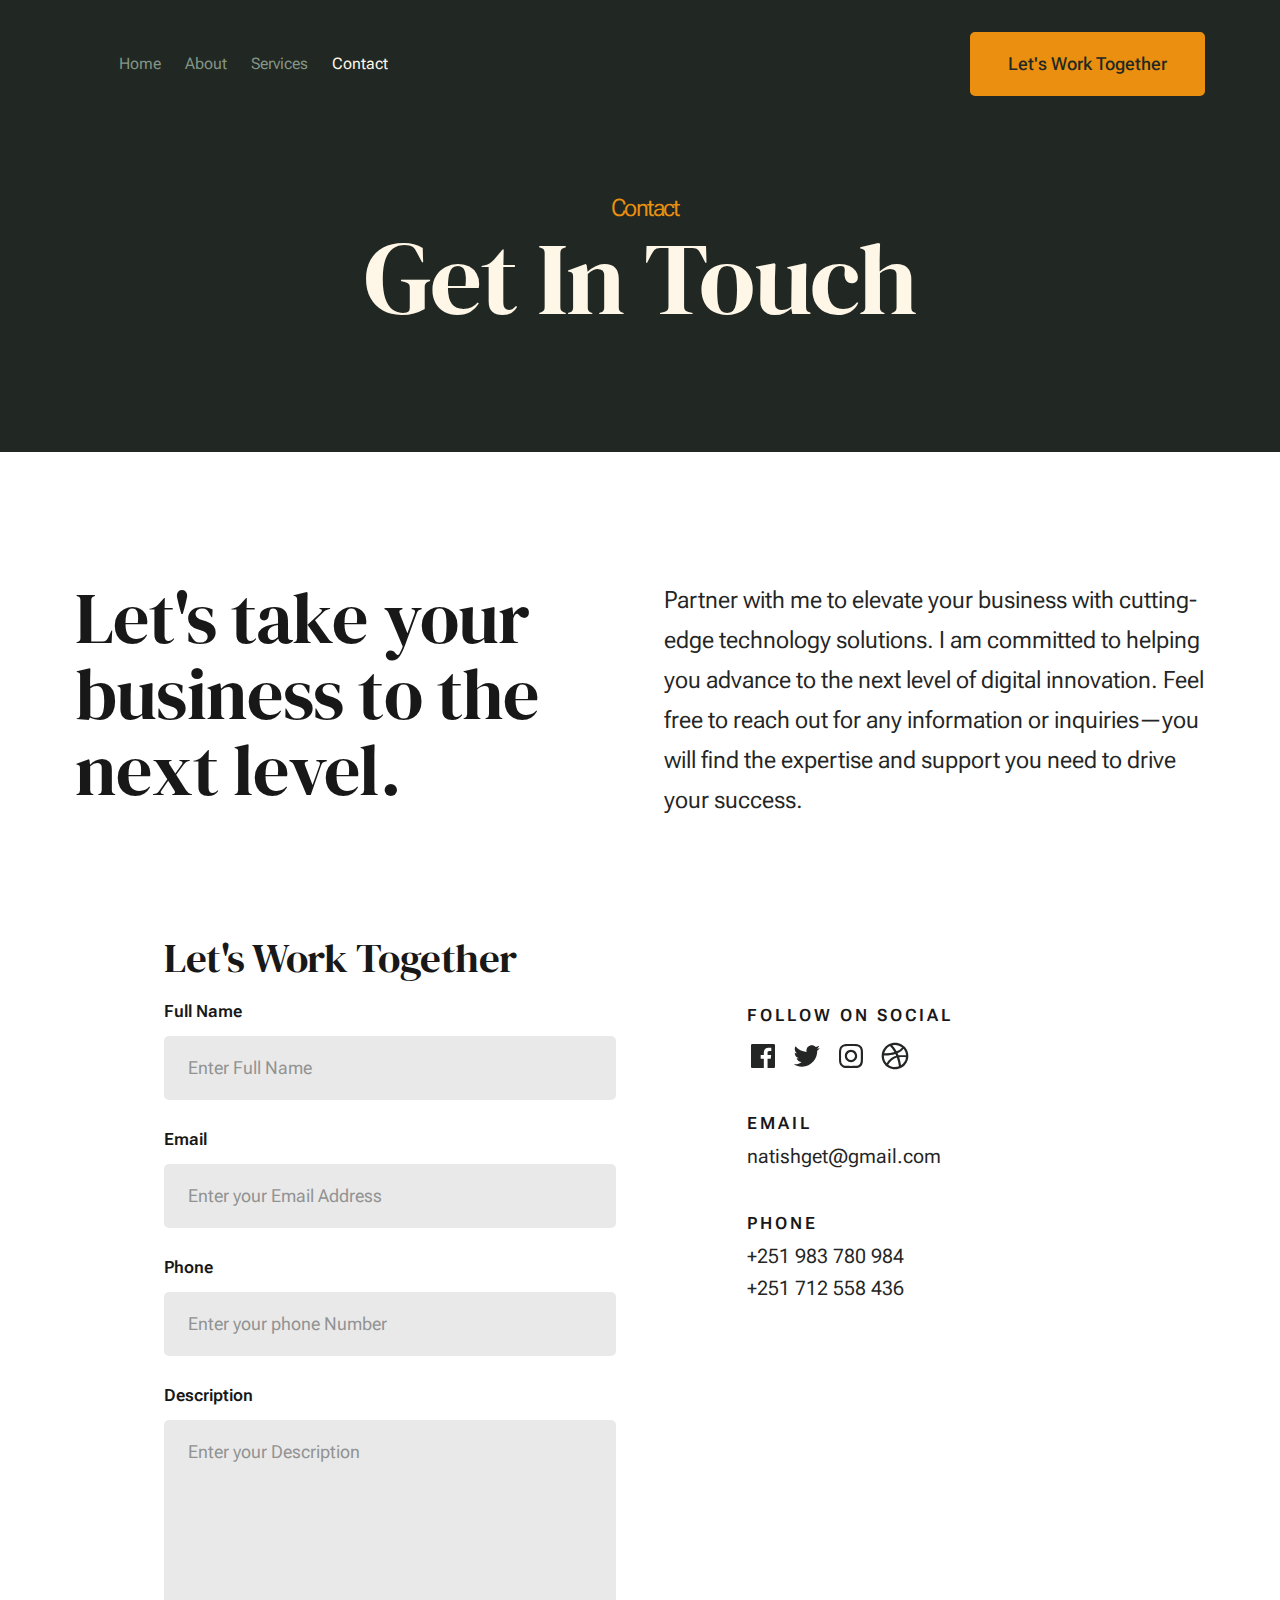
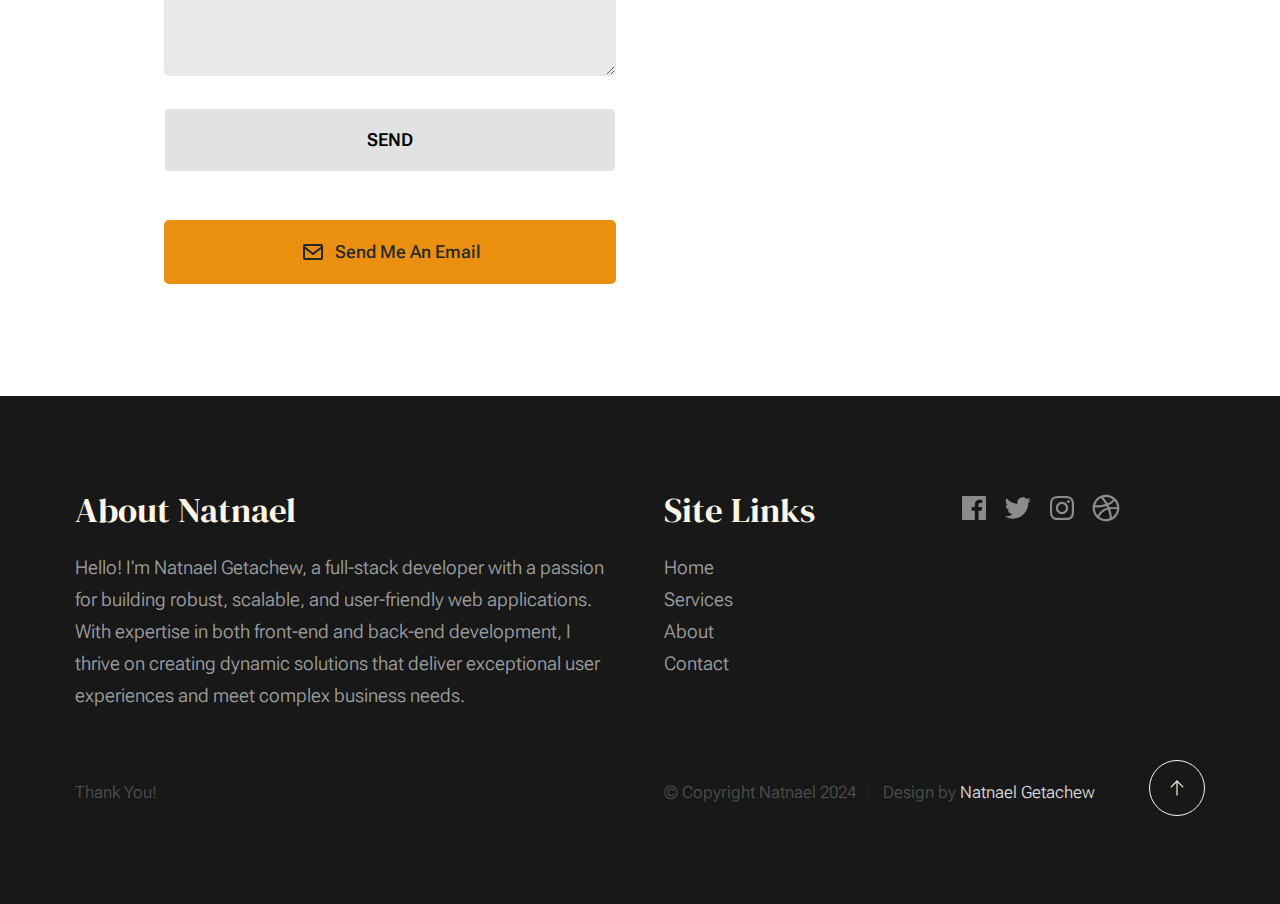
<file: contact.html>
<!DOCTYPE html>
<html lang="en" class="no-js">
  <head>
    <!--- basic page needs
    ================================================== -->
    <meta charset="utf-8" />
    <meta name="viewport" content="width=device-width, initial-scale=1" />
    <title>Contact - Natnael</title>

    <script>
      document.documentElement.classList.remove("no-js");
      document.documentElement.classList.add("js");
    </script>

    <!-- CSS
    ================================================== -->
    <link rel="stylesheet" href="css/vendor.css" />
    <link rel="stylesheet" href="css/styles.css" />
    <link rel="stylesheet" href="css/animation.css" />


    <!-- favicons
    ================================================== -->
    <link rel="apple-touch-icon" sizes="180x180" href="./images/N.png" />
    <link rel="icon" type="image/png" sizes="32x32" href="./images/N.png" />
    <link rel="icon" type="image/png" sizes="16x16" href="./images/N.png" />
    <link rel="manifest" href="site.webmanifest" />
  </head>

  <body id="top">
    <!-- preloader
    ================================================== -->
    <div id="preloader">
      <div id="loader" class="dots-fade">
        <div></div>
        <div></div>
        <div></div>
      </div>
    </div>

    <!-- page wrap
    ================================================== -->
    <div id="page" class="s-pagewrap">
      <!-- # site header 
        ================================================== -->
      <header class="s-header">
        <div class="row s-header__inner width-sixteen-col">
          <div class="s-header__block">
            <div class="s-header__logo">
              
            </div>

            <a class="s-header__menu-toggle" href="#0"><span>Menu</span></a>
          </div>
          <!-- end s-header__block -->

          <nav class="s-header__nav">
            <ul class="s-header__menu-links">
              <li><a href="index.html">Home</a></li>
              <li><a href="about.html">About</a></li>
              <li><a href="services.html">Services</a></li>
              <li class="current"><a href="contact.html">Contact</a></li>
            </ul>
            <!-- s-header__menu-links -->

            <div class="s-header__contact">
              <a
                href="contact.html"
                class="btn btn--primary s-header__contact-btn"
                >Let's Work Together</a
              >
            </div>
            <!-- s-header__contact -->
          </nav>
          <!-- end s-header__nav -->
        </div>
        <!-- end s-header__inner -->
      </header>
      <!-- end s-header -->

      <!-- # site main content
        ================================================== -->
      <section id="content" class="s-content">
        <section class="s-pageheader pageheader">
          <div class="row">
            <div class="column xl-12">
              <h1 class="page-title">
                <span class="page-title__small-type text-pretitle"
                  >Contact</span
                >
                Get In Touch
              </h1>
            </div>
          </div>
        </section>
        <!--pageheader -->

        <section class="s-pagecontent pagecontent">
          <div class="row pageintro">
            <div class="column xl-6 lg-12">
              <h2 class="text-display-title">
                Let's take your business to the next level.
              </h2>
            </div>
            <div class="column xl-6 lg-12 u-flexitem-x-right">
              <p class="lead">
                Partner with me to elevate your business with cutting-edge technology solutions.
                 I am committed to helping you advance to the next level of digital innovation.
                  Feel free to reach out for any information or inquiries—you
                   will find the expertise and support you need to drive your success.
              </p>
            </div>
          </div>
          <!-- pageintro -->

          <!-- pagemedia -->

          <div class="row width-narrower pagemain">
            <div class="column xl-12">
              <h2>Let's Work Together</h2>

              <div class="row">
                <div class="column xl-6 md-12 ">
                  <form id="form">
                    <label for="name">Full Name</label>
                    <input
                      type="text"
                      id="name"
                      placeholder="Enter Full Name"
                      style="width: 100%"
                    />
                    <label for="email">Email</label>
                    <input
                      type="email"
                      id="email"
                      placeholder="Enter your Email Address"
                      style="width: 100%"
                    />
                    <label for="phone">Phone</label>
                    <input
                      type="text"
                      id="phone"
                      placeholder="Enter your phone Number"
                      style="width: 100%"
                    />
                    <label for="description">Description</label>
                    <textarea
                      rows="2"
                      cols="50"
                      id="description"
                      placeholder="Enter your Description"
                      style="height: 10%"
                    ></textarea>
                    <button type="submit" style="width: 100%; " class="btnbtn"> <span>SEND</span> </button>
                      
                  </form>

                  <a
                    href="mailto:natishget@gmail.com"
                    class="btn btn--primary u-fullwidth contact-btn"
                  >
                    <svg
                      xmlns="http://www.w3.org/2000/svg"
                      width="24"
                      height="24"
                      viewBox="0 0 24 24"
                      style="fill: rgba(0, 0, 0, 1); transform: msFilter"
                    >
                      <path
                        d="M20 4H4c-1.103 0-2 .897-2 2v12c0 1.103.897 2 2 2h16c1.103 0 2-.897 2-2V6c0-1.103-.897-2-2-2zm0 2v.511l-8 6.223-8-6.222V6h16zM4 18V9.044l7.386 5.745a.994.994 0 0 0 1.228 0L20 9.044 20.002 18H4z"
                      ></path>
                    </svg>
                    Send Me An Email
                  </a>
                </div>
                <div class="column xl-5 md-12 u-flexitem-x-right">
                  <div class="contact-block">
                    <h6>Follow On Social</h6>
                    <ul class="contact-social social-list">
                      <li>
                        <a href="#0">
                          <svg
                            xmlns="http://www.w3.org/2000/svg"
                            width="24"
                            height="24"
                            viewBox="0 0 24 24"
                            style="
                              fill: rgba(0, 0, 0, 1);
                              transform: -ms-filter;
                            "
                          >
                            <path
                              d="M20,3H4C3.447,3,3,3.448,3,4v16c0,0.552,0.447,1,1,1h8.615v-6.96h-2.338v-2.725h2.338v-2c0-2.325,1.42-3.592,3.5-3.592 c0.699-0.002,1.399,0.034,2.095,0.107v2.42h-1.435c-1.128,0-1.348,0.538-1.348,1.325v1.735h2.697l-0.35,2.725h-2.348V21H20 c0.553,0,1-0.448,1-1V4C21,3.448,20.553,3,20,3z"
                            ></path>
                          </svg>
                          <span class="u-screen-reader-text">Facebook</span>
                        </a>
                      </li>
                      <li>
                        <a href="https://x.com/Natishget/">
                          <svg
                            xmlns="http://www.w3.org/2000/svg"
                            width="24"
                            height="24"
                            viewBox="0 0 24 24"
                            style="
                              fill: rgba(0, 0, 0, 1);
                              transform: -ms-filter;
                            "
                          >
                            <path
                              d="M19.633,7.997c0.013,0.175,0.013,0.349,0.013,0.523c0,5.325-4.053,11.461-11.46,11.461c-2.282,0-4.402-0.661-6.186-1.809 c0.324,0.037,0.636,0.05,0.973,0.05c1.883,0,3.616-0.636,5.001-1.721c-1.771-0.037-3.255-1.197-3.767-2.793 c0.249,0.037,0.499,0.062,0.761,0.062c0.361,0,0.724-0.05,1.061-0.137c-1.847-0.374-3.23-1.995-3.23-3.953v-0.05 c0.537,0.299,1.16,0.486,1.82,0.511C3.534,9.419,2.823,8.184,2.823,6.787c0-0.748,0.199-1.434,0.548-2.032 c1.983,2.443,4.964,4.04,8.306,4.215c-0.062-0.3-0.1-0.611-0.1-0.923c0-2.22,1.796-4.028,4.028-4.028 c1.16,0,2.207,0.486,2.943,1.272c0.91-0.175,1.782-0.512,2.556-0.973c-0.299,0.935-0.936,1.721-1.771,2.22 c0.811-0.088,1.597-0.312,2.319-0.624C21.104,6.712,20.419,7.423,19.633,7.997z"
                            ></path>
                          </svg>
                          <span class="u-screen-reader-text">Twitter</span>
                        </a>
                      </li>
                      <li>
                        <a href="https://www.instagram.com/natisget/">
                          <svg
                            xmlns="http://www.w3.org/2000/svg"
                            width="24"
                            height="24"
                            viewBox="0 0 24 24"
                            style="
                              fill: rgba(0, 0, 0, 1);
                              transform: -ms-filter;
                            "
                          >
                            <path
                              d="M11.999,7.377c-2.554,0-4.623,2.07-4.623,4.623c0,2.554,2.069,4.624,4.623,4.624c2.552,0,4.623-2.07,4.623-4.624 C16.622,9.447,14.551,7.377,11.999,7.377L11.999,7.377z M11.999,15.004c-1.659,0-3.004-1.345-3.004-3.003 c0-1.659,1.345-3.003,3.004-3.003s3.002,1.344,3.002,3.003C15.001,13.659,13.658,15.004,11.999,15.004L11.999,15.004z"
                            ></path>
                            <circle cx="16.806" cy="7.207" r="1.078"></circle>
                            <path
                              d="M20.533,6.111c-0.469-1.209-1.424-2.165-2.633-2.632c-0.699-0.263-1.438-0.404-2.186-0.42 c-0.963-0.042-1.268-0.054-3.71-0.054s-2.755,0-3.71,0.054C7.548,3.074,6.809,3.215,6.11,3.479C4.9,3.946,3.945,4.902,3.477,6.111 c-0.263,0.7-0.404,1.438-0.419,2.186c-0.043,0.962-0.056,1.267-0.056,3.71c0,2.442,0,2.753,0.056,3.71 c0.015,0.748,0.156,1.486,0.419,2.187c0.469,1.208,1.424,2.164,2.634,2.632c0.696,0.272,1.435,0.426,2.185,0.45 c0.963,0.042,1.268,0.055,3.71,0.055s2.755,0,3.71-0.055c0.747-0.015,1.486-0.157,2.186-0.419c1.209-0.469,2.164-1.424,2.633-2.633 c0.263-0.7,0.404-1.438,0.419-2.186c0.043-0.962,0.056-1.267,0.056-3.71s0-2.753-0.056-3.71C20.941,7.57,20.801,6.819,20.533,6.111z M19.315,15.643c-0.007,0.576-0.111,1.147-0.311,1.688c-0.305,0.787-0.926,1.409-1.712,1.711c-0.535,0.199-1.099,0.303-1.67,0.311 c-0.95,0.044-1.218,0.055-3.654,0.055c-2.438,0-2.687,0-3.655-0.055c-0.569-0.007-1.135-0.112-1.669-0.311 c-0.789-0.301-1.414-0.923-1.719-1.711c-0.196-0.534-0.302-1.099-0.311-1.669c-0.043-0.95-0.053-1.218-0.053-3.654 c0-2.437,0-2.686,0.053-3.655c0.007-0.576,0.111-1.146,0.311-1.687c0.305-0.789,0.93-1.41,1.719-1.712 c0.534-0.198,1.1-0.303,1.669-0.311c0.951-0.043,1.218-0.055,3.655-0.055c2.437,0,2.687,0,3.654,0.055 c0.571,0.007,1.135,0.112,1.67,0.311c0.786,0.303,1.407,0.925,1.712,1.712c0.196,0.534,0.302,1.099,0.311,1.669 c0.043,0.951,0.054,1.218,0.054,3.655c0,2.436,0,2.698-0.043,3.654H19.315z"
                            ></path>
                          </svg>
                          <span class="u-screen-reader-text">Instagram</span>
                        </a>
                      </li>
                      <li>
                        <a href="#0">
                          <svg
                            xmlns="http://www.w3.org/2000/svg"
                            width="24"
                            height="24"
                            viewBox="0 0 24 24"
                            style="fill: rgba(0, 0, 0, 1); transform: msFilter"
                          >
                            <path
                              d="M20.66 6.98a9.932 9.932 0 0 0-3.641-3.64C15.486 2.447 13.813 2 12 2s-3.486.447-5.02 1.34c-1.533.893-2.747 2.107-3.64 3.64S2 10.187 2 12s.446 3.487 1.34 5.02a9.924 9.924 0 0 0 3.641 3.64C8.514 21.553 10.187 22 12 22s3.486-.447 5.02-1.34a9.932 9.932 0 0 0 3.641-3.64C21.554 15.487 22 13.813 22 12s-.446-3.487-1.34-5.02zM12 3.66c2 0 3.772.64 5.32 1.919-.92 1.174-2.286 2.14-4.1 2.9-1.002-1.813-2.088-3.327-3.261-4.54A7.715 7.715 0 0 1 12 3.66zM5.51 6.8a8.116 8.116 0 0 1 2.711-2.22c1.212 1.201 2.325 2.7 3.34 4.5-2 .6-4.114.9-6.341.9-.573 0-1.006-.013-1.3-.04A8.549 8.549 0 0 1 5.51 6.8zM3.66 12c0-.054.003-.12.01-.2.007-.08.01-.146.01-.2.254.014.641.02 1.161.02 2.666 0 5.146-.367 7.439-1.1.187.373.381.793.58 1.26-1.32.293-2.674 1.006-4.061 2.14S6.4 16.247 5.76 17.5c-1.4-1.587-2.1-3.42-2.1-5.5zM12 20.34c-1.894 0-3.594-.587-5.101-1.759.601-1.187 1.524-2.322 2.771-3.401 1.246-1.08 2.483-1.753 3.71-2.02a29.441 29.441 0 0 1 1.56 6.62 8.166 8.166 0 0 1-2.94.56zm7.08-3.96a8.351 8.351 0 0 1-2.58 2.621c-.24-2.08-.7-4.107-1.379-6.081.932-.066 1.765-.1 2.5-.1.799 0 1.686.034 2.659.1a8.098 8.098 0 0 1-1.2 3.46zm-1.24-5c-1.16 0-2.233.047-3.22.14a27.053 27.053 0 0 0-.68-1.62c2.066-.906 3.532-2.006 4.399-3.3 1.2 1.414 1.854 3.027 1.96 4.84-.812-.04-1.632-.06-2.459-.06z"
                            ></path>
                          </svg>
                          <span class="u-screen-reader-text">Dribbble</span>
                        </a>
                      </li>
                    </ul>
                    <!-- end s-footer__social -->
                  </div>

                  <div class="contact-block">
                    <h6>Email</h6>
                    <a href="mailto:natishget@gmail.com">natishget@gmail.com</a>
                  </div>

                  <div class="contact-block">
                    <h6>Phone</h6>
                    <ul class="contact-list">
                      <li><a href="tel:+251983780984">+251 983 780 984</a></li>
                      <li><a href="tel:+251712558436">+251 712 558 436</a></li>
                    </ul>
                  </div>
                </div>
              </div>
            </div>
          </div>
          <!-- end pagemain -->
        </section>
        <!-- pagecontent -->

        <footer class="s-footer">
            <div class="row s-footer__content">
              <div class="column xl-6 lg-6 md-12 s-footer__block s-footer__about">
                <h3>About Natnael</h3>
                <p>
                  Hello! I'm Natnael Getachew, a full-stack developer with a passion
                  for building robust, scalable, and user-friendly web applications.
                  With expertise in both front-end and back-end development, I
                  thrive on creating dynamic solutions that deliver exceptional user
                  experiences and meet complex business needs.
                </p>
              </div>
              <div
                class="column xl-3 lg-6 md-12 s-footer__block s-footer__site-links"
              >
                <h3>Site Links</h3>
                <ul class="link-list">
                  <li><a href="index.html">Home</a></li>
                  <li><a href="services.html">Services</a></li>
                  <li><a href="about.html">About</a></li>
                  <li><a href="contact.html">Contact</a></li>
                </ul>
              </div>
              <div
                class="column xl-3 lg-6 md-12 tab-12 s-footer__block s-footer__newsletter"
              >
                <ul class="s-footer__social social-list">
                  <li>
                    <a href="#0">
                      <svg
                        xmlns="http://www.w3.org/2000/svg"
                        width="24"
                        height="24"
                        viewBox="0 0 24 24"
                        style="fill: rgba(0, 0, 0, 1); transform: -ms-filter"
                      >
                        <path
                          d="M20,3H4C3.447,3,3,3.448,3,4v16c0,0.552,0.447,1,1,1h8.615v-6.96h-2.338v-2.725h2.338v-2c0-2.325,1.42-3.592,3.5-3.592 c0.699-0.002,1.399,0.034,2.095,0.107v2.42h-1.435c-1.128,0-1.348,0.538-1.348,1.325v1.735h2.697l-0.35,2.725h-2.348V21H20 c0.553,0,1-0.448,1-1V4C21,3.448,20.553,3,20,3z"
                        ></path>
                      </svg>
                      <span class="u-screen-reader-text">Facebook</span>
                    </a>
                  </li>
                  <li>
                    <a href="https://x.com/Natishget/">
                      <svg
                        xmlns="http://www.w3.org/2000/svg"
                        width="24"
                        height="24"
                        viewBox="0 0 24 24"
                        style="fill: rgba(0, 0, 0, 1); transform: -ms-filter"
                      >
                        <path
                          d="M19.633,7.997c0.013,0.175,0.013,0.349,0.013,0.523c0,5.325-4.053,11.461-11.46,11.461c-2.282,0-4.402-0.661-6.186-1.809 c0.324,0.037,0.636,0.05,0.973,0.05c1.883,0,3.616-0.636,5.001-1.721c-1.771-0.037-3.255-1.197-3.767-2.793 c0.249,0.037,0.499,0.062,0.761,0.062c0.361,0,0.724-0.05,1.061-0.137c-1.847-0.374-3.23-1.995-3.23-3.953v-0.05 c0.537,0.299,1.16,0.486,1.82,0.511C3.534,9.419,2.823,8.184,2.823,6.787c0-0.748,0.199-1.434,0.548-2.032 c1.983,2.443,4.964,4.04,8.306,4.215c-0.062-0.3-0.1-0.611-0.1-0.923c0-2.22,1.796-4.028,4.028-4.028 c1.16,0,2.207,0.486,2.943,1.272c0.91-0.175,1.782-0.512,2.556-0.973c-0.299,0.935-0.936,1.721-1.771,2.22 c0.811-0.088,1.597-0.312,2.319-0.624C21.104,6.712,20.419,7.423,19.633,7.997z"
                        ></path>
                      </svg>
                      <span class="u-screen-reader-text">Twitter</span>
                    </a>
                  </li>
                  <li>
                    <a href="https://www.instagram.com/natisget/">
                      <svg
                        xmlns="http://www.w3.org/2000/svg"
                        width="24"
                        height="24"
                        viewBox="0 0 24 24"
                        style="fill: rgba(0, 0, 0, 1); transform: -ms-filter"
                      >
                        <path
                          d="M11.999,7.377c-2.554,0-4.623,2.07-4.623,4.623c0,2.554,2.069,4.624,4.623,4.624c2.552,0,4.623-2.07,4.623-4.624 C16.622,9.447,14.551,7.377,11.999,7.377L11.999,7.377z M11.999,15.004c-1.659,0-3.004-1.345-3.004-3.003 c0-1.659,1.345-3.003,3.004-3.003s3.002,1.344,3.002,3.003C15.001,13.659,13.658,15.004,11.999,15.004L11.999,15.004z"
                        ></path>
                        <circle cx="16.806" cy="7.207" r="1.078"></circle>
                        <path
                          d="M20.533,6.111c-0.469-1.209-1.424-2.165-2.633-2.632c-0.699-0.263-1.438-0.404-2.186-0.42 c-0.963-0.042-1.268-0.054-3.71-0.054s-2.755,0-3.71,0.054C7.548,3.074,6.809,3.215,6.11,3.479C4.9,3.946,3.945,4.902,3.477,6.111 c-0.263,0.7-0.404,1.438-0.419,2.186c-0.043,0.962-0.056,1.267-0.056,3.71c0,2.442,0,2.753,0.056,3.71 c0.015,0.748,0.156,1.486,0.419,2.187c0.469,1.208,1.424,2.164,2.634,2.632c0.696,0.272,1.435,0.426,2.185,0.45 c0.963,0.042,1.268,0.055,3.71,0.055s2.755,0,3.71-0.055c0.747-0.015,1.486-0.157,2.186-0.419c1.209-0.469,2.164-1.424,2.633-2.633 c0.263-0.7,0.404-1.438,0.419-2.186c0.043-0.962,0.056-1.267,0.056-3.71s0-2.753-0.056-3.71C20.941,7.57,20.801,6.819,20.533,6.111z M19.315,15.643c-0.007,0.576-0.111,1.147-0.311,1.688c-0.305,0.787-0.926,1.409-1.712,1.711c-0.535,0.199-1.099,0.303-1.67,0.311 c-0.95,0.044-1.218,0.055-3.654,0.055c-2.438,0-2.687,0-3.655-0.055c-0.569-0.007-1.135-0.112-1.669-0.311 c-0.789-0.301-1.414-0.923-1.719-1.711c-0.196-0.534-0.302-1.099-0.311-1.669c-0.043-0.95-0.053-1.218-0.053-3.654 c0-2.437,0-2.686,0.053-3.655c0.007-0.576,0.111-1.146,0.311-1.687c0.305-0.789,0.93-1.41,1.719-1.712 c0.534-0.198,1.1-0.303,1.669-0.311c0.951-0.043,1.218-0.055,3.655-0.055c2.437,0,2.687,0,3.654,0.055 c0.571,0.007,1.135,0.112,1.67,0.311c0.786,0.303,1.407,0.925,1.712,1.712c0.196,0.534,0.302,1.099,0.311,1.669 c0.043,0.951,0.054,1.218,0.054,3.655c0,2.436,0,2.698-0.043,3.654H19.315z"
                        ></path>
                      </svg>
                      <span class="u-screen-reader-text">Instagram</span>
                    </a>
                  </li>
                  <li>
                    <a href="#0">
                      <svg
                        xmlns="http://www.w3.org/2000/svg"
                        width="24"
                        height="24"
                        viewBox="0 0 24 24"
                        style="fill: rgba(0, 0, 0, 1); transform: msFilter"
                      >
                        <path
                          d="M20.66 6.98a9.932 9.932 0 0 0-3.641-3.64C15.486 2.447 13.813 2 12 2s-3.486.447-5.02 1.34c-1.533.893-2.747 2.107-3.64 3.64S2 10.187 2 12s.446 3.487 1.34 5.02a9.924 9.924 0 0 0 3.641 3.64C8.514 21.553 10.187 22 12 22s3.486-.447 5.02-1.34a9.932 9.932 0 0 0 3.641-3.64C21.554 15.487 22 13.813 22 12s-.446-3.487-1.34-5.02zM12 3.66c2 0 3.772.64 5.32 1.919-.92 1.174-2.286 2.14-4.1 2.9-1.002-1.813-2.088-3.327-3.261-4.54A7.715 7.715 0 0 1 12 3.66zM5.51 6.8a8.116 8.116 0 0 1 2.711-2.22c1.212 1.201 2.325 2.7 3.34 4.5-2 .6-4.114.9-6.341.9-.573 0-1.006-.013-1.3-.04A8.549 8.549 0 0 1 5.51 6.8zM3.66 12c0-.054.003-.12.01-.2.007-.08.01-.146.01-.2.254.014.641.02 1.161.02 2.666 0 5.146-.367 7.439-1.1.187.373.381.793.58 1.26-1.32.293-2.674 1.006-4.061 2.14S6.4 16.247 5.76 17.5c-1.4-1.587-2.1-3.42-2.1-5.5zM12 20.34c-1.894 0-3.594-.587-5.101-1.759.601-1.187 1.524-2.322 2.771-3.401 1.246-1.08 2.483-1.753 3.71-2.02a29.441 29.441 0 0 1 1.56 6.62 8.166 8.166 0 0 1-2.94.56zm7.08-3.96a8.351 8.351 0 0 1-2.58 2.621c-.24-2.08-.7-4.107-1.379-6.081.932-.066 1.765-.1 2.5-.1.799 0 1.686.034 2.659.1a8.098 8.098 0 0 1-1.2 3.46zm-1.24-5c-1.16 0-2.233.047-3.22.14a27.053 27.053 0 0 0-.68-1.62c2.066-.906 3.532-2.006 4.399-3.3 1.2 1.414 1.854 3.027 1.96 4.84-.812-.04-1.632-.06-2.459-.06z"
                        ></path>
                      </svg>
                      <span class="u-screen-reader-text">Dribbble</span>
                    </a>
                  </li>
                </ul>
              </div>
            </div>
    
            <div class="row s-footer__bottom">
              <div class="column xl-6 lg-12">
                Thank You!
                <!-- end s-footer__social -->
              </div>
              <div class="column xl-6 lg-12">
                <p class="ss-copyright">
                  <span>© Copyright Natnael 2024</span>
                  <span
                    >Design by
                    <a href="https://github.com/natishget">Natnael Getachew</a>
                  </span>
                </p>
              </div>
    
              <div class="ss-go-top">
                <a class="smoothscroll" title="Back to Top" href="#top">
                  <svg
                    xmlns="http://www.w3.org/2000/svg"
                    viewBox="0 0 24 24"
                    width="36"
                    height="36"
                    fill="none"
                    stroke="#ffffff"
                    stroke-width="1"
                    stroke-linecap="round"
                    stroke-linejoin="round"
                  >
                    &lt;!--! Atomicons Free 1.00 by @atisalab License -
                    https://atomicons.com/license/ (Icons: CC BY 4.0) Copyright 2021
                    Atomicons --&gt;
                    <polyline points="17 11 12 6 7 11"></polyline>
                    <line x1="12" y1="18" x2="12" y2="6"></line>
                  </svg>
                </a>
              </div>
              <!-- end ss-go-top -->
            </div>
          </footer>
      <!-- end s-footer -->
    </div>
    <!-- end page-wrap -->

    <!-- Java Script
    ================================================== -->
    <script src="js/plugins.js"></script>
    <script src="js/main.js"></script>
    <script src="js/contact.js"></script>
    <script>
      const btn = document.querySelector('.btnbtn');
      btn.onmousemove = function (e) {
        const x = e.pageX - btn.offsetLeft;
        const y = e.pageY - btn.offsetTop;
        btn.style.setProperty('--x', x + 'px');
        btn.style.setProperty('--y', y + 'px');
      }
    </script>
  </body>
</html>
</file>
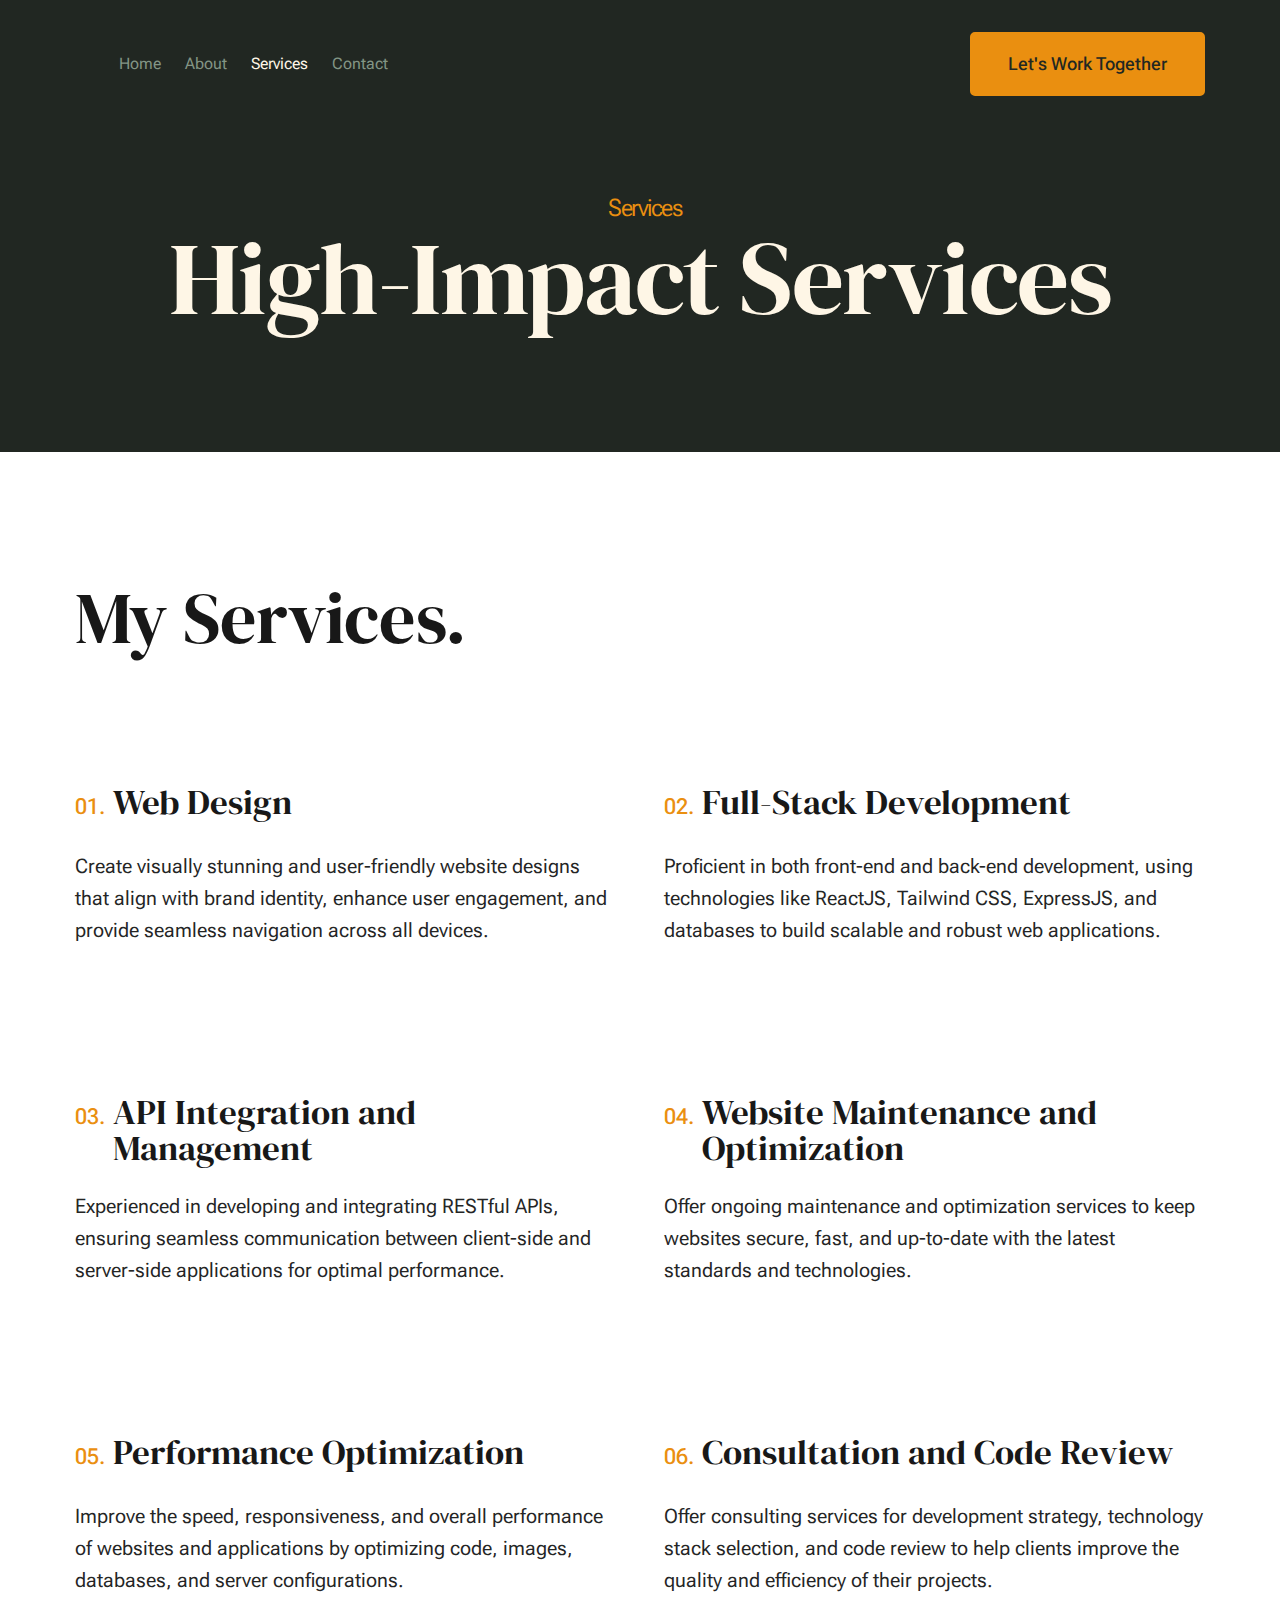
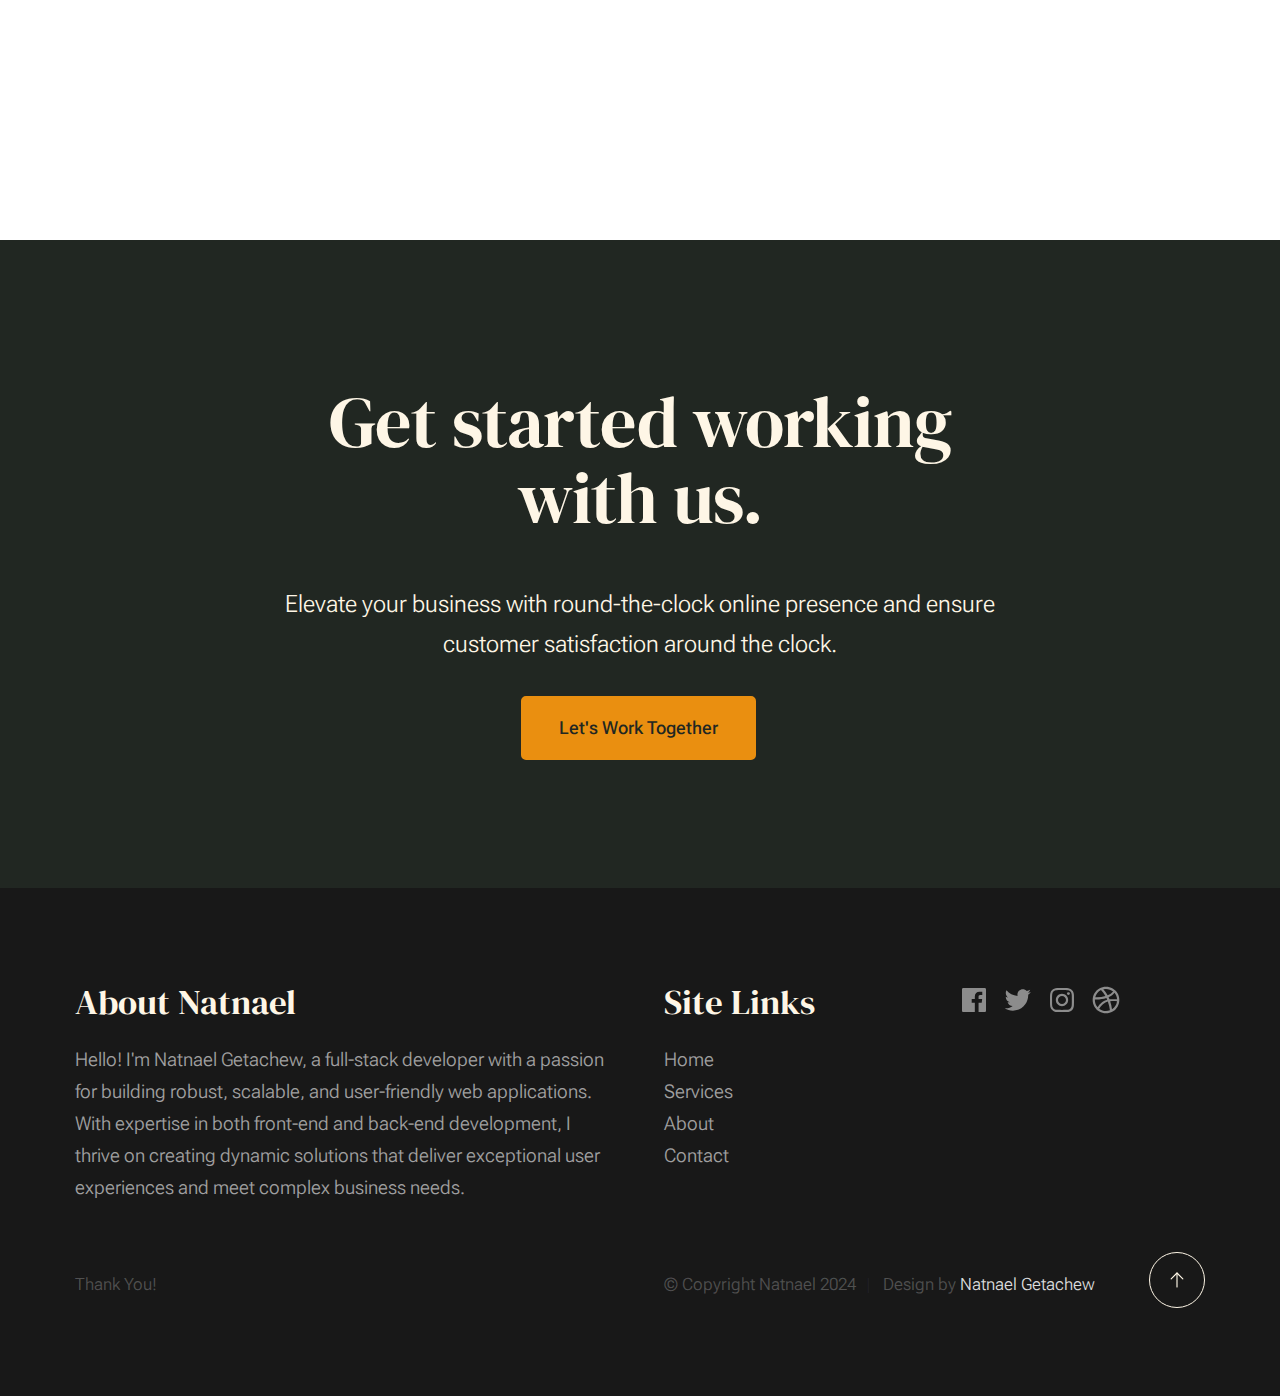
<file: services.html>
<!DOCTYPE html>
<html lang="en" class="no-js">
  <head>
    <!--- basic page needs
    ================================================== -->
    <meta charset="utf-8" />
    <meta name="viewport" content="width=device-width, initial-scale=1" />
    <title>Services - Natnael</title>

    <script>
      document.documentElement.classList.remove("no-js");
      document.documentElement.classList.add("js");
    </script>

    <!-- CSS
    ================================================== -->
    <link rel="stylesheet" href="css/vendor.css" />
    <link rel="stylesheet" href="css/styles.css" />

    <!-- favicons
    ================================================== -->
    <link rel="apple-touch-icon" sizes="180x180" href="./images/N.png" />
    <link rel="icon" type="image/png" sizes="32x32" href="./images/N.png" />
    <link rel="icon" type="image/png" sizes="16x16" href="./images/N.png" />
    <link rel="manifest" href="site.webmanifest" />
  </head>

  <body id="top">
    <!-- preloader
    ================================================== -->
    <div id="preloader">
      <div id="loader" class="dots-fade">
        <div></div>
        <div></div>
        <div></div>
      </div>
    </div>

    <!-- page wrap
    ================================================== -->
    <div id="page" class="s-pagewrap">
      <!-- # site header 
        ================================================== -->
      <header class="s-header">
        <div class="row s-header__inner width-sixteen-col">
          <div class="s-header__block">
            <div class="s-header__logo">
              
            </div>

            <a class="s-header__menu-toggle" href="#0"><span>Menu</span></a>
          </div>
          <!-- end s-header__block -->

          <nav class="s-header__nav">
            <ul class="s-header__menu-links">
              <li><a href="index.html">Home</a></li>
              <li><a href="about.html">About</a></li>
              <li class="current"><a href="services.html">Services</a></li>
              <li><a href="contact.html">Contact</a></li>
            </ul>
            <!-- s-header__menu-links -->

            <div class="s-header__contact">
              <a
                href="contact.html"
                class="btn btn--primary s-header__contact-btn"
                >Let's Work Together</a
              >
            </div>
            <!-- s-header__contact -->
          </nav>
          <!-- end s-header__nav -->
        </div>
        <!-- end s-header__inner -->
      </header>
      <!-- end s-header -->

      <!-- # site main content
        ================================================== -->
      <section id="content" class="s-content">
        <section class="s-pageheader pageheader">
          <div class="row">
            <div class="column xl-12">
              <h1 class="page-title">
                <span class="page-title__small-type text-pretitle"
                  >Services</span
                >
                High-Impact Services
              </h1>
            </div>
          </div>
        </section>
        <!-- pageheader -->

        <section class="s-pagecontent pagecontent">
          <div class="row pageintro">
            <div class="column xl-6 lg-12">
              <h2 class="text-display-title">
                My Services.
              </h2>
            </div>
          </div>
          <!-- pageintro -->

          <div class="row">
            <div class="column xl-12 grid-block">
              <div class="grid-full grid-list-items list-items show-ctr">
                <div class="grid-list-items__item list-items__item" style="padding-bottom: 100px;">
                  <div class="list-items__item-header">
                    <h3 class="list-items__item-title">Web Design</h3>
                  </div>
                  <div class="list-items__item-text">
                    <p>
                      Create visually stunning and user-friendly website designs
                      that align with brand identity, enhance user engagement,
                      and provide seamless navigation across all devices.
                    </p>
                  </div>
                </div>
                <!-- end list-items__item -->
                <div class="grid-list-items__item list-items__item" style="padding-bottom: 100px;">
                  <div class="list-items__item-header">
                    <h3 class="list-items__item-title">
                      Full-Stack Development
                    </h3>
                  </div>
                  <div class="list-items__item-text">
                    <p>
                      Proficient in both front-end and back-end development,
                      using technologies like ReactJS, Tailwind CSS, ExpressJS,
                      and databases to build scalable and robust web
                      applications.
                    </p>
                  </div>
                </div>
                <!-- end list-items__item -->
                <div class="grid-list-items__item list-items__item" style="padding-bottom: 100px;">
                  <div class="list-items__item-header">
                    <h3 class="list-items__item-title">
                      API Integration and Management
                    </h3>
                  </div>
                  <div class="list-items__item-text">
                    <p>
                      Experienced in developing and integrating RESTful APIs,
                      ensuring seamless communication between client-side and
                      server-side applications for optimal performance.
                    </p>
                  </div>
                </div>
                <!-- end list-items__item -->
                <div class="grid-list-items__item list-items__item" style="padding-bottom: 100px;">
                  <div class="list-items__item-header">
                    <h3 class="list-items__item-title">
                      Website Maintenance and Optimization
                    </h3>
                  </div>
                  <div class="list-items__item-text">
                    <p>
                      Offer ongoing maintenance and optimization services to
                      keep websites secure, fast, and up-to-date with the latest
                      standards and technologies.
                    </p>
                  </div>
                </div>
                <!-- end list-items__item -->
                <div class="grid-list-items__item list-items__item" style="padding-bottom: 100px;">
                  <div class="list-items__item-header">
                    <h3 class="list-items__item-title">
                      Performance Optimization
                    </h3>
                  </div>
                  <div class="list-items__item-text">
                    <p>
                      Improve the speed, responsiveness, and overall performance
                      of websites and applications by optimizing code, images,
                      databases, and server configurations.
                    </p>
                  </div>
                </div>
                <!-- end list-items__item -->
                <div class="grid-list-items__item list-items__item" style="padding-bottom: 100px;">
                  <div class="list-items__item-header">
                    <h3 class="list-items__item-title">
                      Consultation and Code Review
                    </h3>
                  </div>
                  <div class="list-items__item-text">
                    <p>
                      Offer consulting services for development strategy,
                      technology stack selection, and code review to help
                      clients improve the quality and efficiency of their
                      projects.
                    </p>
                  </div>
                </div>
                <!-- end list-items__item -->
              </div>
              <!-- grid-list-items -->
            </div>
            <!-- end grid-block-->
          </div>
          <!-- end row -->
        </section>
        <!-- pagecontent -->

        <section id="cta" class="s-cta">
            <div class="row row-x-center text-center">
              <div class="column xl-8 lg-12">
                <div class="s-cta__content">
                  <h2 class="text-display-title">Get started working with us.</h2>
                  <p class="lead">
                    Elevate your business with round-the-clock online presence and
                    ensure customer satisfaction around the clock.
                  </p>
                  <a href="contact.html" class="btn btn--primary"
                    >Let's Work Together</a
                  >
                </div>
              </div>
            </div>
          </section>
          <!-- end s-cta -->
    
          <!-- # footer 
            ================================================== -->
          <footer class="s-footer">
            <div class="row s-footer__content">
              <div class="column xl-6 lg-6 md-12 s-footer__block s-footer__about">
                <h3>About Natnael</h3>
                <p>
                  Hello! I'm Natnael Getachew, a full-stack developer with a passion
                  for building robust, scalable, and user-friendly web applications.
                  With expertise in both front-end and back-end development, I
                  thrive on creating dynamic solutions that deliver exceptional user
                  experiences and meet complex business needs.
                </p>
              </div>
              <div
                class="column xl-3 lg-6 md-12 s-footer__block s-footer__site-links"
              >
                <h3>Site Links</h3>
                <ul class="link-list">
                  <li><a href="index.html">Home</a></li>
                  <li><a href="services.html">Services</a></li>
                  <li><a href="about.html">About</a></li>
                  <li><a href="contact.html">Contact</a></li>
                </ul>
              </div>
              <div
                class="column xl-3 lg-6 md-12 tab-12 s-footer__block s-footer__newsletter"
              >
                <ul class="s-footer__social social-list">
                  <li>
                    <a href="#0">
                      <svg
                        xmlns="http://www.w3.org/2000/svg"
                        width="24"
                        height="24"
                        viewBox="0 0 24 24"
                        style="fill: rgba(0, 0, 0, 1); transform: -ms-filter"
                      >
                        <path
                          d="M20,3H4C3.447,3,3,3.448,3,4v16c0,0.552,0.447,1,1,1h8.615v-6.96h-2.338v-2.725h2.338v-2c0-2.325,1.42-3.592,3.5-3.592 c0.699-0.002,1.399,0.034,2.095,0.107v2.42h-1.435c-1.128,0-1.348,0.538-1.348,1.325v1.735h2.697l-0.35,2.725h-2.348V21H20 c0.553,0,1-0.448,1-1V4C21,3.448,20.553,3,20,3z"
                        ></path>
                      </svg>
                      <span class="u-screen-reader-text">Facebook</span>
                    </a>
                  </li>
                  <li>
                    <a href="https://x.com/Natishget/">
                      <svg
                        xmlns="http://www.w3.org/2000/svg"
                        width="24"
                        height="24"
                        viewBox="0 0 24 24"
                        style="fill: rgba(0, 0, 0, 1); transform: -ms-filter"
                      >
                        <path
                          d="M19.633,7.997c0.013,0.175,0.013,0.349,0.013,0.523c0,5.325-4.053,11.461-11.46,11.461c-2.282,0-4.402-0.661-6.186-1.809 c0.324,0.037,0.636,0.05,0.973,0.05c1.883,0,3.616-0.636,5.001-1.721c-1.771-0.037-3.255-1.197-3.767-2.793 c0.249,0.037,0.499,0.062,0.761,0.062c0.361,0,0.724-0.05,1.061-0.137c-1.847-0.374-3.23-1.995-3.23-3.953v-0.05 c0.537,0.299,1.16,0.486,1.82,0.511C3.534,9.419,2.823,8.184,2.823,6.787c0-0.748,0.199-1.434,0.548-2.032 c1.983,2.443,4.964,4.04,8.306,4.215c-0.062-0.3-0.1-0.611-0.1-0.923c0-2.22,1.796-4.028,4.028-4.028 c1.16,0,2.207,0.486,2.943,1.272c0.91-0.175,1.782-0.512,2.556-0.973c-0.299,0.935-0.936,1.721-1.771,2.22 c0.811-0.088,1.597-0.312,2.319-0.624C21.104,6.712,20.419,7.423,19.633,7.997z"
                        ></path>
                      </svg>
                      <span class="u-screen-reader-text">Twitter</span>
                    </a>
                  </li>
                  <li>
                    <a href="https://www.instagram.com/natisget/">
                      <svg
                        xmlns="http://www.w3.org/2000/svg"
                        width="24"
                        height="24"
                        viewBox="0 0 24 24"
                        style="fill: rgba(0, 0, 0, 1); transform: -ms-filter"
                      >
                        <path
                          d="M11.999,7.377c-2.554,0-4.623,2.07-4.623,4.623c0,2.554,2.069,4.624,4.623,4.624c2.552,0,4.623-2.07,4.623-4.624 C16.622,9.447,14.551,7.377,11.999,7.377L11.999,7.377z M11.999,15.004c-1.659,0-3.004-1.345-3.004-3.003 c0-1.659,1.345-3.003,3.004-3.003s3.002,1.344,3.002,3.003C15.001,13.659,13.658,15.004,11.999,15.004L11.999,15.004z"
                        ></path>
                        <circle cx="16.806" cy="7.207" r="1.078"></circle>
                        <path
                          d="M20.533,6.111c-0.469-1.209-1.424-2.165-2.633-2.632c-0.699-0.263-1.438-0.404-2.186-0.42 c-0.963-0.042-1.268-0.054-3.71-0.054s-2.755,0-3.71,0.054C7.548,3.074,6.809,3.215,6.11,3.479C4.9,3.946,3.945,4.902,3.477,6.111 c-0.263,0.7-0.404,1.438-0.419,2.186c-0.043,0.962-0.056,1.267-0.056,3.71c0,2.442,0,2.753,0.056,3.71 c0.015,0.748,0.156,1.486,0.419,2.187c0.469,1.208,1.424,2.164,2.634,2.632c0.696,0.272,1.435,0.426,2.185,0.45 c0.963,0.042,1.268,0.055,3.71,0.055s2.755,0,3.71-0.055c0.747-0.015,1.486-0.157,2.186-0.419c1.209-0.469,2.164-1.424,2.633-2.633 c0.263-0.7,0.404-1.438,0.419-2.186c0.043-0.962,0.056-1.267,0.056-3.71s0-2.753-0.056-3.71C20.941,7.57,20.801,6.819,20.533,6.111z M19.315,15.643c-0.007,0.576-0.111,1.147-0.311,1.688c-0.305,0.787-0.926,1.409-1.712,1.711c-0.535,0.199-1.099,0.303-1.67,0.311 c-0.95,0.044-1.218,0.055-3.654,0.055c-2.438,0-2.687,0-3.655-0.055c-0.569-0.007-1.135-0.112-1.669-0.311 c-0.789-0.301-1.414-0.923-1.719-1.711c-0.196-0.534-0.302-1.099-0.311-1.669c-0.043-0.95-0.053-1.218-0.053-3.654 c0-2.437,0-2.686,0.053-3.655c0.007-0.576,0.111-1.146,0.311-1.687c0.305-0.789,0.93-1.41,1.719-1.712 c0.534-0.198,1.1-0.303,1.669-0.311c0.951-0.043,1.218-0.055,3.655-0.055c2.437,0,2.687,0,3.654,0.055 c0.571,0.007,1.135,0.112,1.67,0.311c0.786,0.303,1.407,0.925,1.712,1.712c0.196,0.534,0.302,1.099,0.311,1.669 c0.043,0.951,0.054,1.218,0.054,3.655c0,2.436,0,2.698-0.043,3.654H19.315z"
                        ></path>
                      </svg>
                      <span class="u-screen-reader-text">Instagram</span>
                    </a>
                  </li>
                  <li>
                    <a href="#0">
                      <svg
                        xmlns="http://www.w3.org/2000/svg"
                        width="24"
                        height="24"
                        viewBox="0 0 24 24"
                        style="fill: rgba(0, 0, 0, 1); transform: msFilter"
                      >
                        <path
                          d="M20.66 6.98a9.932 9.932 0 0 0-3.641-3.64C15.486 2.447 13.813 2 12 2s-3.486.447-5.02 1.34c-1.533.893-2.747 2.107-3.64 3.64S2 10.187 2 12s.446 3.487 1.34 5.02a9.924 9.924 0 0 0 3.641 3.64C8.514 21.553 10.187 22 12 22s3.486-.447 5.02-1.34a9.932 9.932 0 0 0 3.641-3.64C21.554 15.487 22 13.813 22 12s-.446-3.487-1.34-5.02zM12 3.66c2 0 3.772.64 5.32 1.919-.92 1.174-2.286 2.14-4.1 2.9-1.002-1.813-2.088-3.327-3.261-4.54A7.715 7.715 0 0 1 12 3.66zM5.51 6.8a8.116 8.116 0 0 1 2.711-2.22c1.212 1.201 2.325 2.7 3.34 4.5-2 .6-4.114.9-6.341.9-.573 0-1.006-.013-1.3-.04A8.549 8.549 0 0 1 5.51 6.8zM3.66 12c0-.054.003-.12.01-.2.007-.08.01-.146.01-.2.254.014.641.02 1.161.02 2.666 0 5.146-.367 7.439-1.1.187.373.381.793.58 1.26-1.32.293-2.674 1.006-4.061 2.14S6.4 16.247 5.76 17.5c-1.4-1.587-2.1-3.42-2.1-5.5zM12 20.34c-1.894 0-3.594-.587-5.101-1.759.601-1.187 1.524-2.322 2.771-3.401 1.246-1.08 2.483-1.753 3.71-2.02a29.441 29.441 0 0 1 1.56 6.62 8.166 8.166 0 0 1-2.94.56zm7.08-3.96a8.351 8.351 0 0 1-2.58 2.621c-.24-2.08-.7-4.107-1.379-6.081.932-.066 1.765-.1 2.5-.1.799 0 1.686.034 2.659.1a8.098 8.098 0 0 1-1.2 3.46zm-1.24-5c-1.16 0-2.233.047-3.22.14a27.053 27.053 0 0 0-.68-1.62c2.066-.906 3.532-2.006 4.399-3.3 1.2 1.414 1.854 3.027 1.96 4.84-.812-.04-1.632-.06-2.459-.06z"
                        ></path>
                      </svg>
                      <span class="u-screen-reader-text">Dribbble</span>
                    </a>
                  </li>
                </ul>
              </div>
            </div>
    
            <div class="row s-footer__bottom">
              <div class="column xl-6 lg-12">
                Thank You!
                <!-- end s-footer__social -->
              </div>
              <div class="column xl-6 lg-12">
                <p class="ss-copyright">
                  <span>© Copyright Natnael 2024</span>
                  <span
                    >Design by
                    <a href="https://github.com/natishget">Natnael Getachew</a>
                  </span>
                </p>
              </div>
    
              <div class="ss-go-top">
                <a class="smoothscroll" title="Back to Top" href="#top">
                  <svg
                    xmlns="http://www.w3.org/2000/svg"
                    viewBox="0 0 24 24"
                    width="36"
                    height="36"
                    fill="none"
                    stroke="#ffffff"
                    stroke-width="1"
                    stroke-linecap="round"
                    stroke-linejoin="round"
                  >
                    &lt;!--! Atomicons Free 1.00 by @atisalab License -
                    https://atomicons.com/license/ (Icons: CC BY 4.0) Copyright 2021
                    Atomicons --&gt;
                    <polyline points="17 11 12 6 7 11"></polyline>
                    <line x1="12" y1="18" x2="12" y2="6"></line>
                  </svg>
                </a>
              </div>
              <!-- end ss-go-top -->
            </div>
          </footer>
      <!-- end s-footer -->
    </div>
    <!-- end page-wrap -->

    <!-- Java Script
    ================================================== -->
    <script src="js/plugins.js"></script>
    <script src="js/main.js"></script>
  </body>
</html>
</file>
<file: css/vendor.css>
/* ===================================================================
 * Monica Third-party Stylesheets
 * Template Ver. 1.0.0
 * 12-13-2022
 * -------------------------------------------------------------------
 *
 * TOC:
 * # PrismJS
 * # Swiper
 *
 * ------------------------------------------------------------------- */


/* ===================================================================
 * # PrismJS 1.20.0
 *   https://prismjs.com/download.html#themes=prism-okaidia&languages=markup+css+clike+javascript+markup-templating+php 
 *   
 *   okaidia theme for JavaScript, CSS and HTML
 *   Loosely based on Monokai textmate theme by http://www.monokai.nl/
 *   @author ocodia
 * ------------------------------------------------------------------- */
code[class*=language-],
pre[class*=language-] {
  color          : #f8f8f2;
  background     : none;
  text-shadow    : 0 1px rgba(0, 0, 0, 0.3);
  font-family    : var(--font-mono);
  font-size      : calc(var(--text-size) * 0.9444);
  text-align     : left;
  white-space    : pre;
  word-spacing   : normal;
  word-break     : normal;
  word-wrap      : normal;
  line-height    : var(--vspace-1);
  -moz-tab-size  : 4;
  -o-tab-size    : 4;
  tab-size       : 4;
  -webkit-hyphens: none;
  -ms-hyphens    : none;
  hyphens        : none;
}

/* Code blocks */
pre[class*=language-] {
  padding : var(--vspace-0_5) 0 var(--vspace-1);
  margin  : var(--vspace-1) 0;
  overflow: auto;
}

:not(pre)>code[class*=language-],
pre[class*=language-] {
  background: #272822;
}

/* Inline code */
:not(pre)>code[class*=language-] {
  padding    : 0.1em;
  white-space: normal;
}

.token.comment,
.token.prolog,
.token.doctype,
.token.cdata {
  color: slategray;
}

.token.punctuation {
  color: #f8f8f2;
}

.token.namespace {
  opacity: 0.7;
}

.token.property,
.token.tag,
.token.constant,
.token.symbol,
.token.deleted {
  color: #f92672;
}

.token.boolean,
.token.number {
  color: #ae81ff;
}

.token.selector,
.token.attr-name,
.token.string,
.token.char,
.token.builtin,
.token.inserted {
  color: #a6e22e;
}

.token.operator,
.token.entity,
.token.url,
.language-css .token.string,
.style .token.string,
.token.variable {
  color: #f8f8f2;
}

.token.atrule,
.token.attr-value,
.token.function,
.token.class-name {
  color: #e6db74;
}

.token.keyword {
  color: #66d9ef;
}

.token.regex,
.token.important {
  color: #fd971f;
}

.token.important,
.token.bold {
  font-weight: bold;
}

.token.italic {
  font-style: italic;
}

.token.entity {
  cursor: help;
}



/* ===================================================================
 * # Swiper 6.4.5
 *   Most modern mobile touch slider and framework with hardware accelerated transitions
 *   https://swiperjs.com
 *
 *   Copyright 2014-2020 Vladimir Kharlampidi
 *
 *   Released under the MIT License
 *
 *   Released on: December 18, 2020
 * ------------------------------------------------------------------- */
@font-face {
  font-family: "swiper-icons";
  src        : url("data:application/font-woff;charset=utf-8;base64, [base64]//wADZ2x5ZgAAAywAAADMAAAD2MHtryVoZWFkAAABbAAAADAAAAA2E2+eoWhoZWEAAAGcAAAAHwAAACQC9gDzaG10eAAAAigAAAAZAAAArgJkABFsb2NhAAAC0AAAAFoAAABaFQAUGG1heHAAAAG8AAAAHwAAACAAcABAbmFtZQAAA/gAAAE5AAACXvFdBwlwb3N0AAAFNAAAAGIAAACE5s74hXjaY2BkYGAAYpf5Hu/j+W2+MnAzMYDAzaX6QjD6/4//Bxj5GA8AuRwMYGkAPywL13jaY2BkYGA88P8Agx4j+/8fQDYfA1AEBWgDAIB2BOoAeNpjYGRgYNBh4GdgYgABEMnIABJzYNADCQAACWgAsQB42mNgYfzCOIGBlYGB0YcxjYGBwR1Kf2WQZGhhYGBiYGVmgAFGBiQQkOaawtDAoMBQxXjg/wEGPcYDDA4wNUA2CCgwsAAAO4EL6gAAeNpj2M0gyAACqxgGNWBkZ2D4/wMA+xkDdgAAAHjaY2BgYGaAYBkGRgYQiAHyGMF8FgYHIM3DwMHABGQrMOgyWDLEM1T9/w8UBfEMgLzE////P/5//f/V/xv+r4eaAAeMbAxwIUYmIMHEgKYAYjUcsDAwsLKxc3BycfPw8jEQA/[base64]/uznmfPFBNODM2K7MTQ45YEAZqGP81AmGGcF3iPqOop0r1SPTaTbVkfUe4HXj97wYE+yNwWYxwWu4v1ugWHgo3S1XdZEVqWM7ET0cfnLGxWfkgR42o2PvWrDMBSFj/IHLaF0zKjRgdiVMwScNRAoWUoH78Y2icB/yIY09An6AH2Bdu/UB+yxopYshQiEvnvu0dURgDt8QeC8PDw7Fpji3fEA4z/PEJ6YOB5hKh4dj3EvXhxPqH/SKUY3rJ7srZ4FZnh1PMAtPhwP6fl2PMJMPDgeQ4rY8YT6Gzao0eAEA409DuggmTnFnOcSCiEiLMgxCiTI6Cq5DZUd3Qmp10vO0LaLTd2cjN4fOumlc7lUYbSQcZFkutRG7g6JKZKy0RmdLY680CDnEJ+UMkpFFe1RN7nxdVpXrC4aTtnaurOnYercZg2YVmLN/d/gczfEimrE/fs/bOuq29Zmn8tloORaXgZgGa78yO9/cnXm2BpaGvq25Dv9S4E9+5SIc9PqupJKhYFSSl47+Qcr1mYNAAAAeNptw0cKwkAAAMDZJA8Q7OUJvkLsPfZ6zFVERPy8qHh2YER+3i/BP83vIBLLySsoKimrqKqpa2hp6+jq6RsYGhmbmJqZSy0sraxtbO3sHRydnEMU4uR6yx7JJXveP7WrDycAAAAAAAH//wACeNpjYGRgYOABYhkgZgJCZgZNBkYGLQZtIJsFLMYAAAw3ALgAeNolizEKgDAQBCchRbC2sFER0YD6qVQiBCv/H9ezGI6Z5XBAw8CBK/m5iQQVauVbXLnOrMZv2oLdKFa8Pjuru2hJzGabmOSLzNMzvutpB3N42mNgZGBg4GKQYzBhYMxJLMlj4GBgAYow/P/PAJJhLM6sSoWKfWCAAwDAjgbRAAB42mNgYGBkAIIbCZo5IPrmUn0hGA0AO8EFTQAA") format("woff");
  font-weight: 400;
  font-style : normal;
}

:root {
  --swiper-theme-color: #007aff;
}

.swiper-container {
  margin-left : auto;
  margin-right: auto;
  position    : relative;
  overflow    : hidden;
  list-style  : none;
  padding     : 0;
  /* Fix of Webkit flickering */
  z-index     : 1;
}

.swiper-container-vertical>.swiper-wrapper {
  flex-direction: column;
}

.swiper-wrapper {
  position           : relative;
  width              : 100%;
  height             : 100%;
  z-index            : 1;
  display            : flex;
  transition-property: transform;
  box-sizing         : content-box;
}

.swiper-container-android .swiper-slide,
.swiper-wrapper {
  transform: translate3d(0px, 0, 0);
}

.swiper-container-multirow>.swiper-wrapper {
  flex-wrap: wrap;
}

.swiper-container-multirow-column>.swiper-wrapper {
  flex-wrap     : wrap;
  flex-direction: column;
}

.swiper-container-free-mode>.swiper-wrapper {
  transition-timing-function: ease-out;
  margin                    : 0 auto;
}

.swiper-slide {
  flex-shrink        : 0;
  width              : 100%;
  height             : 100%;
  position           : relative;
  transition-property: transform;
}

.swiper-slide-invisible-blank {
  visibility: hidden;
}

/* Auto Height */
.swiper-container-autoheight,
.swiper-container-autoheight .swiper-slide {
  height: auto;
}

.swiper-container-autoheight .swiper-wrapper {
  align-items        : flex-start;
  transition-property: transform, height;
}

/* 3D Effects */
.swiper-container-3d {
  perspective: 1200px;
}

.swiper-container-3d .swiper-wrapper,
.swiper-container-3d .swiper-slide,
.swiper-container-3d .swiper-slide-shadow-left,
.swiper-container-3d .swiper-slide-shadow-right,
.swiper-container-3d .swiper-slide-shadow-top,
.swiper-container-3d .swiper-slide-shadow-bottom,
.swiper-container-3d .swiper-cube-shadow {
  transform-style: preserve-3d;
}

.swiper-container-3d .swiper-slide-shadow-left,
.swiper-container-3d .swiper-slide-shadow-right,
.swiper-container-3d .swiper-slide-shadow-top,
.swiper-container-3d .swiper-slide-shadow-bottom {
  position      : absolute;
  left          : 0;
  top           : 0;
  width         : 100%;
  height        : 100%;
  pointer-events: none;
  z-index       : 10;
}

.swiper-container-3d .swiper-slide-shadow-left {
  background-image: linear-gradient(to left, rgba(0, 0, 0, 0.5), rgba(0, 0, 0, 0));
}

.swiper-container-3d .swiper-slide-shadow-right {
  background-image: linear-gradient(to right, rgba(0, 0, 0, 0.5), rgba(0, 0, 0, 0));
}

.swiper-container-3d .swiper-slide-shadow-top {
  background-image: linear-gradient(to top, rgba(0, 0, 0, 0.5), rgba(0, 0, 0, 0));
}

.swiper-container-3d .swiper-slide-shadow-bottom {
  background-image: linear-gradient(to bottom, rgba(0, 0, 0, 0.5), rgba(0, 0, 0, 0));
}

/* CSS Mode */
.swiper-container-css-mode>.swiper-wrapper {
  overflow          : auto;
  scrollbar-width   : none;
  /* For Firefox */
  -ms-overflow-style: none;
  /* For Internet Explorer and Edge */
}

.swiper-container-css-mode>.swiper-wrapper::-webkit-scrollbar {
  display: none;
}

.swiper-container-css-mode>.swiper-wrapper>.swiper-slide {
  scroll-snap-align: start start;
}

.swiper-container-horizontal.swiper-container-css-mode>.swiper-wrapper {
  -ms-scroll-snap-type: x mandatory;
  scroll-snap-type    : x mandatory;
}

.swiper-container-vertical.swiper-container-css-mode>.swiper-wrapper {
  -ms-scroll-snap-type: y mandatory;
  scroll-snap-type    : y mandatory;
}

:root {
  --swiper-navigation-size   : 44px;
  /*
    --swiper-navigation-color: var(--swiper-theme-color);
    */
}

.swiper-button-prev,
.swiper-button-next {
  position       : absolute;
  top            : 50%;
  width          : calc(var(--swiper-navigation-size) / 44 * 27);
  height         : var(--swiper-navigation-size);
  margin-top     : calc(-1 * var(--swiper-navigation-size) / 2);
  z-index        : 10;
  cursor         : pointer;
  display        : flex;
  align-items    : center;
  justify-content: center;
  color          : var(--swiper-navigation-color, var(--swiper-theme-color));
}

.swiper-button-prev.swiper-button-disabled,
.swiper-button-next.swiper-button-disabled {
  opacity       : 0.35;
  cursor        : auto;
  pointer-events: none;
}

.swiper-button-prev:after,
.swiper-button-next:after {
  font-family   : swiper-icons;
  font-size     : var(--swiper-navigation-size);
  text-transform: none !important;
  letter-spacing: 0;
  text-transform: none;
  font-variant  : initial;
  line-height   : 1;
}

.swiper-button-prev,
.swiper-container-rtl .swiper-button-next {
  left : 10px;
  right: auto;
}

.swiper-button-prev:after,
.swiper-container-rtl .swiper-button-next:after {
  content: "prev";
}

.swiper-button-next,
.swiper-container-rtl .swiper-button-prev {
  right: 10px;
  left : auto;
}

.swiper-button-next:after,
.swiper-container-rtl .swiper-button-prev:after {
  content: "next";
}

.swiper-button-prev.swiper-button-white,
.swiper-button-next.swiper-button-white {
  --swiper-navigation-color: #ffffff;
}

.swiper-button-prev.swiper-button-black,
.swiper-button-next.swiper-button-black {
  --swiper-navigation-color: #000000;
}

.swiper-button-lock {
  display: none;
}

:root {
  /*
    --swiper-pagination-color: var(--swiper-theme-color);
    */
}

.swiper-pagination {
  position  : absolute;
  text-align: center;
  transition: 300ms opacity;
  transform : translate3d(0, 0, 0);
  z-index   : 10;
}

.swiper-pagination.swiper-pagination-hidden {
  opacity: 0;
}

/* Common Styles */
.swiper-pagination-fraction,
.swiper-pagination-custom,
.swiper-container-horizontal>.swiper-pagination-bullets {
  bottom: 10px;
  left  : 0;
  width : 100%;
}

/* Bullets */
.swiper-pagination-bullets-dynamic {
  overflow : hidden;
  font-size: 0;
}

.swiper-pagination-bullets-dynamic .swiper-pagination-bullet {
  transform: scale(0.33);
  position : relative;
}

.swiper-pagination-bullets-dynamic .swiper-pagination-bullet-active {
  transform: scale(1);
}

.swiper-pagination-bullets-dynamic .swiper-pagination-bullet-active-main {
  transform: scale(1);
}

.swiper-pagination-bullets-dynamic .swiper-pagination-bullet-active-prev {
  transform: scale(0.66);
}

.swiper-pagination-bullets-dynamic .swiper-pagination-bullet-active-prev-prev {
  transform: scale(0.33);
}

.swiper-pagination-bullets-dynamic .swiper-pagination-bullet-active-next {
  transform: scale(0.66);
}

.swiper-pagination-bullets-dynamic .swiper-pagination-bullet-active-next-next {
  transform: scale(0.33);
}

.swiper-pagination-bullet {
  width        : 8px;
  height       : 8px;
  display      : inline-block;
  border-radius: 100%;
  background   : #000;
  opacity      : 0.2;
}

button.swiper-pagination-bullet {
  border            : none;
  margin            : 0;
  padding           : 0;
  box-shadow        : none;
  -webkit-appearance: none;
  -moz-appearance   : none;
  appearance        : none;
}

.swiper-pagination-clickable .swiper-pagination-bullet {
  cursor: pointer;
}

.swiper-pagination-bullet-active {
  opacity   : 1;
  background: var(--swiper-pagination-color, var(--swiper-theme-color));
}

.swiper-container-vertical>.swiper-pagination-bullets {
  right    : 10px;
  top      : 50%;
  transform: translate3d(0px, -50%, 0);
}

.swiper-container-vertical>.swiper-pagination-bullets .swiper-pagination-bullet {
  margin : 6px 0;
  display: block;
}

.swiper-container-vertical>.swiper-pagination-bullets.swiper-pagination-bullets-dynamic {
  top      : 50%;
  transform: translateY(-50%);
  width    : 8px;
}

.swiper-container-vertical>.swiper-pagination-bullets.swiper-pagination-bullets-dynamic .swiper-pagination-bullet {
  display   : inline-block;
  transition: 200ms transform, 200ms top;
}

.swiper-container-horizontal>.swiper-pagination-bullets .swiper-pagination-bullet {
  margin: 0 4px;
}

.swiper-container-horizontal>.swiper-pagination-bullets.swiper-pagination-bullets-dynamic {
  left       : 50%;
  transform  : translateX(-50%);
  white-space: nowrap;
}

.swiper-container-horizontal>.swiper-pagination-bullets.swiper-pagination-bullets-dynamic .swiper-pagination-bullet {
  transition: 200ms transform, 200ms left;
}

.swiper-container-horizontal.swiper-container-rtl>.swiper-pagination-bullets-dynamic .swiper-pagination-bullet {
  transition: 200ms transform, 200ms right;
}

/* Progress */
.swiper-pagination-progressbar {
  background: rgba(0, 0, 0, 0.25);
  position  : absolute;
}

.swiper-pagination-progressbar .swiper-pagination-progressbar-fill {
  background      : var(--swiper-pagination-color, var(--swiper-theme-color));
  position        : absolute;
  left            : 0;
  top             : 0;
  width           : 100%;
  height          : 100%;
  transform       : scale(0);
  transform-origin: left top;
}

.swiper-container-rtl .swiper-pagination-progressbar .swiper-pagination-progressbar-fill {
  transform-origin: right top;
}

.swiper-container-horizontal>.swiper-pagination-progressbar,
.swiper-container-vertical>.swiper-pagination-progressbar.swiper-pagination-progressbar-opposite {
  width : 100%;
  height: 4px;
  left  : 0;
  top   : 0;
}

.swiper-container-vertical>.swiper-pagination-progressbar,
.swiper-container-horizontal>.swiper-pagination-progressbar.swiper-pagination-progressbar-opposite {
  width : 4px;
  height: 100%;
  left  : 0;
  top   : 0;
}

.swiper-pagination-white {
  --swiper-pagination-color: #ffffff;
}

.swiper-pagination-black {
  --swiper-pagination-color: #000000;
}

.swiper-pagination-lock {
  display: none;
}

/* Scrollbar */
.swiper-scrollbar {
  border-radius   : 10px;
  position        : relative;
  -ms-touch-action: none;
  background      : rgba(0, 0, 0, 0.1);
}

.swiper-container-horizontal>.swiper-scrollbar {
  position: absolute;
  left    : 1%;
  bottom  : 3px;
  z-index : 50;
  height  : 5px;
  width   : 98%;
}

.swiper-container-vertical>.swiper-scrollbar {
  position: absolute;
  right   : 3px;
  top     : 1%;
  z-index : 50;
  width   : 5px;
  height  : 98%;
}

.swiper-scrollbar-drag {
  height       : 100%;
  width        : 100%;
  position     : relative;
  background   : rgba(0, 0, 0, 0.5);
  border-radius: 10px;
  left         : 0;
  top          : 0;
}

.swiper-scrollbar-cursor-drag {
  cursor: move;
}

.swiper-scrollbar-lock {
  display: none;
}

.swiper-zoom-container {
  width          : 100%;
  height         : 100%;
  display        : flex;
  justify-content: center;
  align-items    : center;
  text-align     : center;
}

.swiper-zoom-container>img,
.swiper-zoom-container>svg,
.swiper-zoom-container>canvas {
  max-width    : 100%;
  max-height   : 100%;
  -o-object-fit: contain;
  object-fit   : contain;
}

.swiper-slide-zoomed {
  cursor: move;
}

/* Preloader */
:root {
  /*
    --swiper-preloader-color: var(--swiper-theme-color);
    */
}

.swiper-lazy-preloader {
  width            : 42px;
  height           : 42px;
  position         : absolute;
  left             : 50%;
  top              : 50%;
  margin-left      : -21px;
  margin-top       : -21px;
  z-index          : 10;
  transform-origin : 50%;
  -webkit-animation: swiper-preloader-spin 1s infinite linear;
  animation        : swiper-preloader-spin 1s infinite linear;
  box-sizing       : border-box;
  border           : 4px solid var(--swiper-preloader-color, var(--swiper-theme-color));
  border-radius    : 50%;
  border-top-color : transparent;
}

.swiper-lazy-preloader-white {
  --swiper-preloader-color: #fff;
}

.swiper-lazy-preloader-black {
  --swiper-preloader-color: #000;
}

@-webkit-keyframes swiper-preloader-spin {
  100% {
    transform: rotate(360deg);
  }
}

@keyframes swiper-preloader-spin {
  100% {
    transform: rotate(360deg);
  }
}

/* a11y */
.swiper-container .swiper-notification {
  position      : absolute;
  left          : 0;
  top           : 0;
  pointer-events: none;
  opacity       : 0;
  z-index       : -1000;
}

.swiper-container-fade.swiper-container-free-mode .swiper-slide {
  transition-timing-function: ease-out;
}

.swiper-container-fade .swiper-slide {
  pointer-events     : none;
  transition-property: opacity;
}

.swiper-container-fade .swiper-slide .swiper-slide {
  pointer-events: none;
}

.swiper-container-fade .swiper-slide-active,
.swiper-container-fade .swiper-slide-active .swiper-slide-active {
  pointer-events: auto;
}

.swiper-container-cube {
  overflow: visible;
}

.swiper-container-cube .swiper-slide {
  pointer-events             : none;
  -webkit-backface-visibility: hidden;
  backface-visibility        : hidden;
  z-index                    : 1;
  visibility                 : hidden;
  transform-origin           : 0 0;
  width                      : 100%;
  height                     : 100%;
}

.swiper-container-cube .swiper-slide .swiper-slide {
  pointer-events: none;
}

.swiper-container-cube.swiper-container-rtl .swiper-slide {
  transform-origin: 100% 0;
}

.swiper-container-cube .swiper-slide-active,
.swiper-container-cube .swiper-slide-active .swiper-slide-active {
  pointer-events: auto;
}

.swiper-container-cube .swiper-slide-active,
.swiper-container-cube .swiper-slide-next,
.swiper-container-cube .swiper-slide-prev,
.swiper-container-cube .swiper-slide-next+.swiper-slide {
  pointer-events: auto;
  visibility    : visible;
}

.swiper-container-cube .swiper-slide-shadow-top,
.swiper-container-cube .swiper-slide-shadow-bottom,
.swiper-container-cube .swiper-slide-shadow-left,
.swiper-container-cube .swiper-slide-shadow-right {
  z-index                    : 0;
  -webkit-backface-visibility: hidden;
  backface-visibility        : hidden;
}

.swiper-container-cube .swiper-cube-shadow {
  position  : absolute;
  left      : 0;
  bottom    : 0px;
  width     : 100%;
  height    : 100%;
  background: #000;
  opacity   : 0.6;
  filter    : blur(50px);
  z-index   : 0;
}

.swiper-container-flip {
  overflow: visible;
}

.swiper-container-flip .swiper-slide {
  pointer-events             : none;
  -webkit-backface-visibility: hidden;
  backface-visibility        : hidden;
  z-index                    : 1;
}

.swiper-container-flip .swiper-slide .swiper-slide {
  pointer-events: none;
}

.swiper-container-flip .swiper-slide-active,
.swiper-container-flip .swiper-slide-active .swiper-slide-active {
  pointer-events: auto;
}

.swiper-container-flip .swiper-slide-shadow-top,
.swiper-container-flip .swiper-slide-shadow-bottom,
.swiper-container-flip .swiper-slide-shadow-left,
.swiper-container-flip .swiper-slide-shadow-right {
  z-index                    : 0;
  -webkit-backface-visibility: hidden;
  backface-visibility        : hidden;
}
</file>
<file: css/styles.css>
@charset "UTF-8";
/* ===================================================================
 * # SETTINGS
 *
 *
 * ------------------------------------------------------------------- */

/* ------------------------------------------------------------------- 
 * ## fonts 
 * ------------------------------------------------------------------- */
@import url("https://fonts.googleapis.com/css2?family=DM+Serif+Display&family=Roboto+Flex:opsz,wght@8..144,300;8..144,400;8..144,500;8..144,600&display=swap");

:root {
  --font-1: "Roboto Flex", sans-serif;
  --font-2: "DM Serif Display", Serif;

  /* monospace
   */
  --font-mono: Consolas, "Andale Mono", Courier, "Courier New", monospace;
}

/* ------------------------------------------------------------------- 
 * ## colors
 * ------------------------------------------------------------------- */
:root {
  /* color-1(#EA9010)
   * color-2(#343D35)
   * color-3(#FEF5E4)
   */
  --color-1: hsla(35, 87%, 49%, 1);
  --color-2: hsla(127, 8%, 22%, 1);
  --color-3: hsla(39, 93%, 95%, 1);

  /* theme color variations
   */
  --color-1-lightest: hsla(35, 87%, 96%, 1);
  --color-1-lighter: hsla(35, 87%, 69%, 1);
  --color-1-light: hsla(35, 87%, 59%, 1);
  --color-1-dark: hsla(35, 87%, 39%, 1);
  --color-1-darker: hsla(35, 87%, 29%, 1);
  --color-1-darkest: hsla(35, 87%, 10%, 1);

  --color-2-lightest: hsla(127, 8%, 55%, 1);
  --color-2-lighter: hsla(127, 8%, 42%, 1);
  --color-2-light: hsla(127, 8%, 32%, 1);
  --color-2-dark: hsla(127, 8%, 14%, 1);
  --color-2-darker: hsla(127, 8%, 2%, 1);

  --color-3-light: hsla(39, 93%, 100%, 1);
  --color-3-dark: hsla(39, 93%, 85%, 1);
  --color-3-darker: hsla(39, 93%, 75%, 1);

  /* feedback colors
   * color-error(#ffd1d2), color-success(#c8e675), 
   * color-info(#d7ecfb), color-notice(#fff099)
   */
  --color-error: hsla(359, 100%, 91%, 1);
  --color-success: hsla(76, 69%, 68%, 1);
  --color-info: hsla(205, 82%, 91%, 1);
  --color-notice: hsla(51, 100%, 80%, 1);
  --color-error-content: hsla(359, 50%, 50%, 1);
  --color-success-content: hsla(76, 29%, 28%, 1);
  --color-info-content: hsla(205, 32%, 31%, 1);
  --color-notice-content: hsla(51, 30%, 30%, 1);

  /* shades 
   * generated using 
   * Tint & Shade Generator 
   * (https                     ://maketintsandshades.com/)
   */
  --color-black: #000000;
  --color-gray-19: #121212;
  --color-gray-18: #242525;
  --color-gray-17: #363737;
  --color-gray-16: #484949;
  --color-gray-15: #5b5c5c;
  --color-gray-14: #6d6e6e;
  --color-gray-13: #7f8080;
  --color-gray-12: #919292;
  --color-gray-11: #a3a5a5;
  --color-gray-10: #b5b7b7;
  --color-gray-9: #bcbebe;
  --color-gray-8: #c4c5c5;
  --color-gray-7: #cbcdcd;
  --color-gray-6: #d3d4d4;
  --color-gray-5: #dadbdb;
  --color-gray-4: #e1e2e2;
  --color-gray-3: #e9e9e9;
  --color-gray-2: #f0f1f1;
  --color-gray-1: #f8f8f8;
  --color-white: #ffffff;

  /* text
   */
  --color-text: var(--color-gray-18);
  --color-text-dark: #181818;
  --color-text-light: var(--color-gray-14);
  --color-placeholder: var(--color-gray-12);

  /* link
   */
  --color-link: var(--color-1);
  --color-link-hover: var(--color-2-lighter);
  --color-link-active: var(--color-2-lighter);

  /* buttons
   */
  --color-btn: var(--color-gray-4);
  --color-btn-text: var(--color-text);
  --color-btn-hover: var(--color-gray-5);
  --color-btn-hover-text: var(--color-text);
  --color-btn-primary: var(--color-1);
  --color-btn-primary-text: var(--color-2-dark);
  --color-btn-primary-hover: var(--color-1-light);
  --color-btn-primary-hover-text: var(--color-2-dark);
  --color-btn-stroke: var(--color-text-dark);
  --color-btn-stroke-text: var(--color-text-dark);
  --color-btn-stroke-hover: var(--color-text-dark);
  --color-btn-stroke-hover-text: var(--color-white);

  /* preloader
   */
  --color-preloader-bg: var(--color-2-dark);
  --color-loader: var(--color-white);
  --color-loader-light: var(--color-2-light);

  /* others
   */
  --color-body: white;
  --color-border: rgba(0, 0, 0, 0.1);
  --border-radius: 5px;
}

/* ------------------------------------------------------------------- 
 * ## spacing and typescale
 * ------------------------------------------------------------------- */
:root {
  /* spacing
   * base font size: 20px 
   * vertical space unit : 32px
   */
  --base-size: 62.5%;
  --multiplier: 1;
  --base-font-size: calc(2rem * var(--multiplier));
  --space: calc(3.2rem * var(--multiplier));

  /* vertical spacing 
   */
  --vspace-0_125: calc(0.125 * var(--space));
  --vspace-0_25: calc(0.25 * var(--space));
  --vspace-0_375: calc(0.375 * var(--space));
  --vspace-0_5: calc(0.5 * var(--space));
  --vspace-0_625: calc(0.625 * var(--space));
  --vspace-0_75: calc(0.75 * var(--space));
  --vspace-0_875: calc(0.875 * var(--space));
  --vspace-1: calc(var(--space));
  --vspace-1_25: calc(1.25 * var(--space));
  --vspace-1_5: calc(1.5 * var(--space));
  --vspace-1_75: calc(1.75 * var(--space));
  --vspace-2: calc(2 * var(--space));
  --vspace-2_5: calc(2.5 * var(--space));
  --vspace-3: calc(3 * var(--space));
  --vspace-3_5: calc(3.5 * var(--space));
  --vspace-4: calc(4 * var(--space));
  --vspace-4_5: calc(4.5 * var(--space));
  --vspace-5: calc(5 * var(--space));
  --vspace-5_5: calc(5.5 * var(--space));
  --vspace-6: calc(6 * var(--space));
  --vspace-6_5: calc(6.5 * var(--space));
  --vspace-7: calc(7 * var(--space));
  --vspace-7_5: calc(7.5 * var(--space));
  --vspace-8: calc(8 * var(--space));
  --vspace-8_5: calc(8.5 * var(--space));
  --vspace-9: calc(9 * var(--space));
  --vspace-9_5: calc(9.5 * var(--space));
  --vspace-10: calc(10 * var(--space));

  --text-scale-ratio: 1.2;
  --text-size: var(--base-font-size);
  --text-xs: calc(
    (var(--text-size) / var(--text-scale-ratio)) / var(--text-scale-ratio)
  );
  --text-sm: calc(var(--text-xs) * var(--text-scale-ratio));
  --text-md: calc(
    var(--text-sm) * var(--text-scale-ratio) * var(--text-scale-ratio)
  );
  --text-lg: calc(var(--text-md) * var(--text-scale-ratio));
  --text-xl: calc(var(--text-lg) * var(--text-scale-ratio));
  --text-xxl: calc(var(--text-xl) * var(--text-scale-ratio));
  --text-xxxl: calc(var(--text-xxl) * var(--text-scale-ratio));
  --text-display-1: calc(var(--text-xxxl) * var(--text-scale-ratio));
  --text-display-2: calc(var(--text-display-1) * var(--text-scale-ratio));
  --text-display-3: calc(var(--text-display-2) * var(--text-scale-ratio));
  --text-huge-1: calc(var(--text-display-3) * var(--text-scale-ratio));
  --text-huge-2: calc(var(--text-huge-1) * var(--text-scale-ratio));
  --text-huge-3: calc(var(--text-huge-2) * var(--text-scale-ratio));

  /* default button height
   */
  --vspace-btn: var(--vspace-2);
}

@media screen and (max-width: 600px) {
  :root {
    --multiplier: 0.9375;
  }
}

:root {
  /* widths for rows and containers
   */
  --width-sixteen-cols: 1760px;
  --width-default: 1320px;
  --width-wide: 1600px;
  --width-wider: 1800px;
  --width-narrow: 1200px;
  --width-narrower: 1000px;
  --width-narrowest: 800px;
  --width-full: 100%;
  --width-grid-max: var(--width-default);

  /* gutter
   */
  --gutter: 2.4rem;
}

/* on large screen devices
 */
@media screen and (max-width: 1000px) {
  :root {
    --gutter: 2.2rem;
  }
}

/* on small devices
 */
@media screen and (max-width: 600px) {
  :root {
    --gutter: 1rem;
  }
}

html,
body,
div,
span,
applet,
object,
iframe,
h1,
h2,
h3,
h4,
h5,
h6,
p,
blockquote,
pre,
a,
abbr,
acronym,
address,
big,
cite,
code,
del,
dfn,
em,
img,
ins,
kbd,
q,
s,
samp,
small,
strike,
strong,
sub,
sup,
tt,
var,
b,
u,
i,
center,
dl,
dt,
dd,
ol,
ul,
li,
fieldset,
form,
label,
legend,
table,
caption,
tbody,
tfoot,
thead,
tr,
th,
td,
article,
aside,
canvas,
details,
embed,
figure,
figcaption,
footer,
header,
hgroup,
menu,
nav,
output,
ruby,
section,
summary,
time,
mark,
audio,
video {
  margin: 0;
  padding: 0;
  border: 0;
  font-size: 100%;
  font: inherit;
  vertical-align: baseline;
}

/* HTML5 display-role reset for older browsers */
article,
aside,
details,
figcaption,
figure,
footer,
header,
hgroup,
menu,
nav,
section {
  display: block;
}

body {
  line-height: 1;
}

ol,
ul {
  list-style: none;
}

blockquote,
q {
  quotes: none;
}

blockquote:before,
blockquote:after,
q:before,
q:after {
  content: "";
  content: none;
}

table {
  border-collapse: collapse;
  border-spacing: 0;
}

.row {
  display: flex;
  flex-flow: row wrap;
  width: min(92%, var(--width-grid-max));
  margin: 0 auto;
}

.row .row {
  width: auto;
  margin-left: calc(var(--gutter) * -1);
  margin-right: calc(var(--gutter) * -1);
}

/* column
 */
.column {
  flex: 1;
  padding: 0 var(--gutter);
}

.collapse > .column,
.column.collapse {
  padding: 0;
}

/* row utility classes
 */
.row.row-wrap {
  flex-wrap: wrap;
}

.row.row-nowrap {
  flex-wrap: nowrap;
}

.row.row-y-top {
  align-items: flex-start;
}

.row.row-y-bottom {
  align-items: flex-end;
}

.row.row-y-center {
  align-items: center;
}

.row.row-stretch {
  align-items: stretch;
}

.row.row-baseline {
  align-items: baseline;
}

.row.row-x-left {
  justify-content: flex-start;
}

.row.row-x-right {
  justify-content: flex-end;
}

.row.row-x-center {
  justify-content: center;
}

.row.row-center {
  align-items: center;
  justify-content: center;
}

/* ------------------------- -------------------------------------------
 * ## extra large devices (1201px and above)
 * -------------------------------------------------------------------- */
.xl-1 {
  flex: none;
  width: 8.3333333333%;
}

.xl-2 {
  flex: none;
  width: 16.6666666667%;
}

.xl-3 {
  flex: none;
  width: 25%;
}

.xl-4 {
  flex: none;
  width: 33.3333333333%;
}

.xl-5 {
  flex: none;
  width: 41.6666666667%;
}

.xl-6 {
  flex: none;
  width: 50%;
}

.xl-7 {
  flex: none;
  width: 58.3333333333%;
}

.xl-8 {
  flex: none;
  width: 66.6666666667%;
}

.xl-9 {
  flex: none;
  width: 75%;
}

.xl-10 {
  flex: none;
  width: 83.3333333333%;
}

.xl-11 {
  flex: none;
  width: 91.6666666667%;
}

.xl-12 {
  flex: none;
  width: 100%;
}

/* --------------------------------------------------------------------
 * ## large devices (1001px to 1200px)
 * -------------------------------------------------------------------- */
@media screen and (max-width: 1200px) {
  .lg-1 {
    flex: none;
    width: 8.3333333333%;
  }

  .lg-2 {
    flex: none;
    width: 16.6666666667%;
  }

  .lg-3 {
    flex: none;
    width: 25%;
  }

  .lg-4 {
    flex: none;
    width: 33.3333333333%;
  }

  .lg-5 {
    flex: none;
    width: 41.6666666667%;
  }

  .lg-6 {
    flex: none;
    width: 50%;
  }

  .lg-7 {
    flex: none;
    width: 58.3333333333%;
  }

  .lg-8 {
    flex: none;
    width: 66.6666666667%;
  }

  .lg-9 {
    flex: none;
    width: 75%;
  }

  .lg-10 {
    flex: none;
    width: 83.3333333333%;
  }

  .lg-11 {
    flex: none;
    width: 91.6666666667%;
  }

  .lg-12 {
    flex: none;
    width: 100%;
  }
}

/* --------------------------------------------------------------------
 * ## medium devices (801px to 1000px)
 * -------------------------------------------------------------------- */
@media screen and (max-width: 1000px) {
  .md-1 {
    flex: none;
    width: 8.3333333333%;
  }

  .md-2 {
    flex: none;
    width: 16.6666666667%;
  }

  .md-3 {
    flex: none;
    width: 25%;
  }

  .md-4 {
    flex: none;
    width: 33.3333333333%;
  }

  .md-5 {
    flex: none;
    width: 41.6666666667%;
  }

  .md-6 {
    flex: none;
    width: 50%;
  }

  .md-7 {
    flex: none;
    width: 58.3333333333%;
  }

  .md-8 {
    flex: none;
    width: 66.6666666667%;
  }

  .md-9 {
    flex: none;
    width: 75%;
  }

  .md-10 {
    flex: none;
    width: 83.3333333333%;
  }

  .md-11 {
    flex: none;
    width: 91.6666666667%;
  }

  .md-12 {
    flex: none;
    width: 100%;
  }
}

/* --------------------------------------------------------------------
 * ## tablet devices (601px to 800px)  
 * -------------------------------------------------------------------- */
@media screen and (max-width: 800px) {
  .tab-1 {
    flex: none;
    width: 8.3333333333%;
  }

  .tab-2 {
    flex: none;
    width: 16.6666666667%;
  }

  .tab-3 {
    flex: none;
    width: 25%;
  }

  .tab-4 {
    flex: none;
    width: 33.3333333333%;
  }

  .tab-5 {
    flex: none;
    width: 41.6666666667%;
  }

  .tab-6 {
    flex: none;
    width: 50%;
  }

  .tab-7 {
    flex: none;
    width: 58.3333333333%;
  }

  .tab-8 {
    flex: none;
    width: 66.6666666667%;
  }

  .tab-9 {
    flex: none;
    width: 75%;
  }

  .tab-10 {
    flex: none;
    width: 83.3333333333%;
  }

  .tab-11 {
    flex: none;
    width: 91.6666666667%;
  }

  .tab-12 {
    flex: none;
    width: 100%;
  }
}

/* --------------------------------------------------------------------
 * ## mobile devices (401px to 600px)  
 * -------------------------------------------------------------------- */
@media screen and (max-width: 600px) {
  .row {
    width: 100%;
    padding-left: 6vw;
    padding-right: 6vw;
  }

  .row .row {
    padding-left: 0;
    padding-right: 0;
  }

  .mob-1 {
    flex: none;
    width: 8.3333333333%;
  }

  .mob-2 {
    flex: none;
    width: 16.6666666667%;
  }

  .mob-3 {
    flex: none;
    width: 25%;
  }

  .mob-4 {
    flex: none;
    width: 33.3333333333%;
  }

  .mob-5 {
    flex: none;
    width: 41.6666666667%;
  }

  .mob-6 {
    flex: none;
    width: 50%;
  }

  .mob-7 {
    flex: none;
    width: 58.3333333333%;
  }

  .mob-8 {
    flex: none;
    width: 66.6666666667%;
  }

  .mob-9 {
    flex: none;
    width: 75%;
  }

  .mob-10 {
    flex: none;
    width: 83.3333333333%;
  }

  .mob-11 {
    flex: none;
    width: 91.6666666667%;
  }

  .mob-12 {
    flex: none;
    width: 100%;
  }
}

/* --------------------------------------------------------------------
 * ## small mobile devices (up to 400px)
 * -------------------------------------------------------------------- */

/* stack columns vertically
 */
@media screen and (max-width: 400px) {
  .row .row {
    margin-left: 0;
    margin-right: 0;
  }

  .column {
    flex: none;
    width: 100%;
    margin-left: 0;
    margin-right: 0;
    padding: 0;
  }
}

/* --------------------------------------------------------------------
 * ## additional column stackpoints 
 * -------------------------------------------------------------------- */
@media screen and (max-width: 900px) {
  .stack-on-900 {
    flex: none;
    width: 100%;
    margin-left: 0;
    margin-right: 0;
  }
}

@media screen and (max-width: 700px) {
  .stack-on-700 {
    flex: none;
    width: 100%;
    margin-left: 0;
    margin-right: 0;
  }
}

@media screen and (max-width: 550px) {
  .stack-on-550 {
    flex: none;
    width: 100%;
    margin-left: 0;
    margin-right: 0;
  }
}

/* ===================================================================
 * # BASE SETUP
 *
 *
 * ------------------------------------------------------------------- */
html {
  font-size: var(--base-size);
  box-sizing: border-box;
}

*,
*::before,
*::after {
  box-sizing: inherit;
}

html,
body {
  height: 100%;
}

body {
  background-color: var(--color-body);
  -webkit-overflow-scrolling: touch;
  -webkit-text-size-adjust: 100%;
  -webkit-font-smoothing: antialiased;
  -moz-osx-font-smoothing: grayscale;
}

p {
  font-size: inherit;
  text-rendering: optimizeLegibility;
}

a {
  text-decoration: none;
}

svg,
img,
video {
  max-width: 100%;
  height: auto;
}

pre {
  overflow: auto;
}

div,
dl,
dt,
dd,
ul,
ol,
li,
h1,
h2,
h3,
h4,
h5,
h6,
pre,
form,
p,
blockquote,
th,
td {
  margin: 0;
  padding: 0;
}

input[type="email"],
input[type="number"],
input[type="search"],
input[type="text"],
input[type="tel"],
input[type="url"],
input[type="password"],
textarea {
  -webkit-appearance: none;
  -moz-appearance: none;
  appearance: none;
}

/* ===================================================================
 * # UTILITY CLASSES
 *
 *
 * ------------------------------------------------------------------- */

/* flex item alignment classes
 */
.u-flexitem-center {
  margin: auto;
  align-self: center;
}

.u-flexitem-left {
  margin-right: auto;
  align-self: center;
}

.u-flexitem-right {
  margin-left: auto;
  align-self: center;
}

.u-flexitem-x-center {
  margin-right: auto;
  margin-left: auto;
}

.u-flexitem-x-left {
  margin-right: auto;
}

.u-flexitem-x-right {
  margin-left: auto;
}

.u-flexitem-y-center {
  align-self: center;
}

.u-flexitem-y-top {
  align-self: flex-start;
}

.u-flexitem-y-bottom {
  align-self: flex-end;
}

/* misc helper classes
 */
.u-screen-reader-text {
  clip: rect(1px, 1px, 1px, 1px);
  -webkit-clip-path: inset(50%);
  clip-path: inset(50%);
  height: 1px;
  width: 1px;
  margin: -1px;
  overflow: hidden;
  padding: 0;
  border: 0;
  position: absolute;
  word-wrap: normal !important;
}

.u-clearfix:after {
  content: "";
  display: table;
  clear: both;
}

.u-flex-center {
  align-items: center;
  justify-content: center;
}

.u-hidden {
  display: none;
}

.u-invisible {
  visibility: hidden;
}

.u-antialiased {
  -webkit-font-smoothing: antialiased;
  -moz-osx-font-smoothing: grayscale;
}

.u-overflow-hidden {
  overflow: hidden;
}

.u-remove-top {
  margin-top: 0;
}

.u-remove-bottom {
  margin-bottom: 0;
}

.u-add-half-bottom {
  margin-bottom: var(--vspace-0_5);
}

.u-add-bottom {
  margin-bottom: var(--vspace-1);
}

.u-no-border {
  border: none;
}

.u-fullwidth {
  width: 100%;
}

.u-pull-left {
  float: left;
}

.u-pull-right {
  float: right;
}

/* ===================================================================
 * # TYPOGRAPHY 
 *
 *
 * ------------------------------------------------------------------- 
 * type scale - ratio 1:2 | base: 20px
 * -------------------------------------------------------------------
 *
 * --text-huge-3    = (148.60px)
 * --text-huge-2    = (123.83px)
 * --text-huge-1    = (103.20px)
 * --text-display-3 = (86.00px)
 * --text-display-2 = (71.66px)
 * --text-display-1 = (59.72px)
 * --text-xxxl      = (49.77px)
 * --text-xxl       = (41.47px)
 * --text-xl        = (34.56px)
 * --text-lg        = (28.80px)
 * --text-md        = (24.00px)
 * --text-size      = (20.00px) BASE
 * --text-sm        = (16.67px)
 * --text-xs        = (13.89px)
 *
 * -------------------------------------------------------------------- */

/* --------------------------------------------------------------------
 * ## base type styles
 * -------------------------------------------------------------------- */
body {
  font-family: var(--font-1);
  font-size: var(--base-font-size);
  font-weight: 400;
  line-height: var(--vspace-1);
  color: var(--color-text);
}

/* links
 */
a {
  color: var(--color-link);
  transition: all 0.3s ease-in-out;
}

a:focus,
a:hover,
a:active {
  color: var(--color-link-hover);
}

a:hover,
a:active {
  outline: 0;
}

/* headings
 */
h1,
h2,
h3,
h4,
h5,
h6,
.h1,
.h2,
.h3,
.h4,
.h5,
.h6 {
  font-family: var(--font-2);
  font-weight: 400;
  color: var(--color-text-dark);
  font-variant-ligatures: common-ligatures;
  text-rendering: optimizeLegibility;
}

h1,
.h1 {
  margin-top: var(--vspace-2_5);
  margin-bottom: var(--vspace-0_75);
}

h2,
.h2,
h3,
.h3,
h4,
.h4 {
  margin-top: var(--vspace-2);
  margin-bottom: var(--vspace-0_75);
}

h5,
.h5,
h6,
.h6 {
  margin-top: var(--vspace-1_75);
  margin-bottom: var(--vspace-0_5);
}

h1,
.h1 {
  font-size: var(--text-display-2);
  line-height: calc(2.25 * var(--space));
  letter-spacing: -0.015em;
}

@media screen and (max-width: 500px) {
  h1,
  .h1 {
    font-size: var(--text-xxxl);
    line-height: calc(1.625 * var(--space));
  }
}

h2,
.h2 {
  font-size: var(--text-xxl);
  line-height: calc(1.375 * var(--space));
  letter-spacing: -0.012em;
}

h3,
.h3 {
  font-size: var(--text-xl);
  line-height: calc(1.125 * var(--space));
}

h4,
.h4 {
  font-size: var(--text-lg);
  line-height: var(--vspace-1);
}

h5,
.h5 {
  font-size: var(--text-md);
  line-height: var(--vspace-0_875);
}

h6,
.h6 {
  font-family: var(--font-1);
  font-weight: 600;
  font-size: var(--text-sm);
  line-height: var(--vspace-0_75);
  text-transform: uppercase;
  letter-spacing: 0.3rem;
}

/* emphasis, italic,
 * strong, bold and small text
 */
em,
i,
strong,
b {
  font-size: inherit;
  line-height: inherit;
}

em,
i {
  font-style: italic;
}

strong,
b {
  font-weight: 600;
  color: var(--color-text-dark);
}

small {
  font-size: 80%;
  font-weight: 400;
  line-height: var(--vspace-0_5);
}

/* blockquotes
 */
blockquote {
  margin: 0 0 var(--vspace-1) 0;
  padding: var(--vspace-1) var(--vspace-1_5);
  border-left: 2px solid var(--color-text-dark);
  position: relative;
}

blockquote p {
  font-family: var(--font-1);
  font-weight: 400;
  font-size: var(--text-lg);
  font-style: normal;
  line-height: var(--vspace-1_25);
  color: var(--color-text-dark);
  padding: 0;
}

blockquote cite {
  display: block;
  font-family: var(--font-1);
  font-weight: 400;
  font-size: var(--text-sm);
  line-height: var(--vspace-0_75);
  font-style: normal;
}

blockquote cite:before {
  content: "— ";
}

blockquote cite,
blockquote cite a,
blockquote cite a:visited {
  color: var(--color-text-light);
  border: none;
}

@media screen and (max-width: 500px) {
  blockquote {
    padding: var(--vspace-0_75) var(--vspace-0_75);
  }

  blockquote p {
    font-size: var(--text-md);
    line-height: var(--vspace-1);
  }
}

/* figures
 */
figure img,
p img {
  margin: 0;
  vertical-align: bottom;
}

figure {
  display: block;
  margin-left: 0;
  margin-right: 0;
}

figure img + figcaption {
  margin-top: var(--vspace-1);
}

figcaption {
  /* font-style: italic; */
  font-size: var(--text-sm);
  text-align: center;
  margin-bottom: 0;
}

/* preformatted, code
 */
var,
kbd,
samp,
code,
pre {
  font-family: var(--font-mono);
}

pre {
  padding: var(--vspace-0_75) var(--vspace-1) var(--vspace-1);
  background: var(--color-gray-2);
  overflow-x: auto;
}

code {
  font-size: var(--text-sm);
  line-height: 1.6rem;
  margin: 0 0.2rem;
  padding: calc((var(--vspace-1) - 1.6rem) / 2 - 0.1rem) 0.7rem;
  white-space: nowrap;
  background: var(--color-gray-2);
  border: 1px solid var(--color-gray-5);
  color: var(--color-text);
  border-radius: 3px;
}

pre > code {
  display: block;
  white-space: pre;
  line-height: var(--vspace-1);
  padding: 0;
  margin: 0;
  border: none;
}

/* deleted text, abbreviation,
 * & mark text
 */
del {
  text-decoration: line-through;
}

abbr {
  font-family: var(--font-1);
  font-weight: 600;
  font-variant: small-caps;
  text-transform: lowercase;
  letter-spacing: 0.1em;
  color: var(--color-text-dark);
}

abbr[title],
dfn[title] {
  border-bottom: 1px dotted;
  cursor: help;
  text-decoration: none;
}

mark {
  background: var(--color-1-light);
  color: var(--color-text);
}

/* horizontal rule
 */
hr {
  border: solid var(--color-border);
  border-width: 0.1rem 0 0;
  clear: both;
  margin: var(--vspace-2) 0 calc(var(--vspace-2) - 1px);
  height: 0;
}

hr.fancy {
  border: none;
  margin: var(--vspace-2) 0;
  height: var(--vspace-1);
  text-align: center;
}

hr.fancy::before {
  content: "*****";
  letter-spacing: 0.3em;
}

/* --------------------------------------------------------------------
 * ## additional typography & helper classes
 * -------------------------------------------------------------------- */
.lead,
.attention-getter {
  font-family: var(--font-1);
  font-size: var(--text-md);
  line-height: var(--vspace-1_25);
}

@media screen and (max-width: 800px) {
  .lead,
  .attention-getter {
    font-size: calc(var(--text-size) * 1.1);
    line-height: calc(1.125 * var(--space));
  }
}

.pull-quote {
  position: relative;
  padding: 0;
  margin-top: 0;
  text-align: center;
}

.pull-quote blockquote {
  border: none;
  margin: 0 auto;
  max-width: 62rem;
  padding-top: var(--vspace-2_5);
  position: relative;
}

.pull-quote blockquote p {
  font-weight: 400;
  color: var(--color-text-dark);
}

.pull-quote blockquote:before {
  content: "";
  display: block;
  height: var(--vspace-1);
  width: var(--vspace-1);
  background-repeat: no-repeat;
  background: center center;
  background-size: contain;
  background-image: url(../images/icons/icon-quote.svg);
  transform: translate(-50%, 0, 0);
  position: absolute;
  top: var(--vspace-1);
  left: 50%;
}

.drop-cap:first-letter {
  float: left;
  font-family: var(--font-1);
  font-weight: 600;
  font-size: calc(3 * var(--space));
  line-height: 1;
  padding: 0 0.125em 0 0;
  text-transform: uppercase;
  background: transparent;
  color: var(--color-text-dark);
}

.text-center {
  text-align: center;
}

.text-left {
  text-align: left;
}

.text-right {
  text-align: right;
}

/* --------------------------------------------------------------------
 * ## lists
 * -------------------------------------------------------------------- */
ol {
  list-style: decimal;
}

ul {
  list-style: disc;
}

li {
  display: list-item;
}

ol,
ul {
  margin-left: 1.6rem;
}

ul li {
  padding-left: 0.4rem;
}

ul ul,
ul ol,
ol ol,
ol ul {
  margin: 1.6rem 0 1.6rem 1.6rem;
}

ul.disc li {
  display: list-item;
  list-style: none;
  padding: 0 0 0 0.8rem;
  position: relative;
}

ul.disc li::before {
  content: "";
  display: inline-block;
  width: 6px;
  height: 6px;
  border-radius: 50%;
  background: var(--color-1);
  position: absolute;
  left: -0.8em;
  top: calc(50% - 4px);
  vertical-align: middle;
}

dt {
  margin: 0;
  color: var(--color-1);
}

dt strong {
  color: var(--color-1);
}

dd {
  margin: 0 0 0 2rem;
}

/* definition list line style 
 */
.lining dt,
.lining dd {
  display: inline;
  margin: 0;
}

.lining dt + dt:before,
.lining dd + dt:before {
  content: "\a";
  white-space: pre;
}

.lining dd + dd:before {
  content: ", ";
}

.lining dd + dd:before {
  content: ", ";
}

.lining dd:before {
  content: ": ";
  margin-left: -0.2em;
}

/* definition list dictionary style 
 */
.dictionary-style dt {
  display: inline;
  counter-reset: definitions;
}

.dictionary-style dt + dt:before {
  content: ", ";
  margin-left: -0.2em;
}

.dictionary-style dd {
  display: block;
  counter-increment: definitions;
}

.dictionary-style dd:before {
  content: counter(definitions, decimal) ". ";
}

/* ------------------------------------------------------------------- 
 * ## media 
 * ------------------------------------------------------------------- */

/* floated image
 */
img.u-pull-right {
  margin: var(--vspace-0_5) 0 var(--vspace-0_5) var(--vspace-0_875);
}

img.u-pull-left {
  margin: var(--vspace-0_5) var(--vspace-0_875) var(--vspace-0_5) 0;
}

/* responsive video container
 */
.video-container {
  --aspect-ratio: 16/9;
  position: relative;
  height: 0;
  overflow: hidden;
  padding-bottom: calc(100% / (var(--aspect-ratio)));
}

.video-container iframe,
.video-container object,
.video-container embed,
.video-container video {
  position: absolute;
  top: 0;
  left: 0;
  width: 100%;
  height: 100%;
}

/* --------------------------------------------------------------------
 * ## spacing
 * -------------------------------------------------------------------- */
fieldset,
button,
.btn {
  margin-bottom: var(--vspace-0_5);
}

input,
textarea,
select,
pre,
blockquote,
figure,
figcaption,
table,
p,
ul,
ol,
dl,
form,
img,
.video-container,
.ss-custom-select {
  margin-bottom: var(--vspace-1);
}

/* ===================================================================
 * # PRELOADER
 * 
 * 
 * -------------------------------------------------------------------
 * - markup:
 *
 * <div id="preloader">
 *     <div id="loader" class="dots-fade">
 *         <div></div>
 *         <div></div>
 *         <div></div>
 *     </div>
 * </div>
 *
 * - loader class:
 * <dots-fade | dots-jump | dots-pulse>
 *
 * ------------------------------------------------------------------- */
#preloader {
  position: fixed;
  display: flex;
  flex-flow: row wrap;
  justify-content: center;
  align-items: center;
  background: var(--color-preloader-bg);
  z-index: 500;
  height: 100vh;
  width: 100%;
  opacity: 1;
  overflow: hidden;
}

.no-js #preloader {
  display: none;
}

#loader {
  position: relative;
  width: 4px;
  height: 4px;
  padding: 0;
  display: inline-block;
}

#loader > div {
  content: "";
  background: var(--color-loader);
  width: 4px;
  height: 4px;
  position: absolute;
  top: 0;
  left: 0;
  border-radius: 50%;
}

#loader > div:nth-of-type(1) {
  left: 15px;
}

#loader > div:nth-of-type(3) {
  left: -15px;
}

/* dots jump */
.dots-jump > div {
  -webkit-animation: dots-jump 1.2s infinite ease;
  animation: dots-jump 1.2s infinite ease;
  -webkit-animation-delay: 0.2s;
  animation-delay: 0.2s;
}

.dots-jump > div:nth-of-type(1) {
  -webkit-animation-delay: 0.4s;
  animation-delay: 0.4s;
}

.dots-jump > div:nth-of-type(3) {
  -webkit-animation-delay: 0s;
  animation-delay: 0s;
}

@-webkit-keyframes dots-jump {
  0% {
    top: 0;
  }

  40% {
    top: -6px;
  }

  80% {
    top: 0;
  }
}

@keyframes dots-jump {
  0% {
    top: 0;
  }

  40% {
    top: -6px;
  }

  80% {
    top: 0;
  }
}

/* dots fade */
.dots-fade > div {
  -webkit-animation: dots-fade 1.6s infinite ease;
  animation: dots-fade 1.6s infinite ease;
  -webkit-animation-delay: 0.4s;
  animation-delay: 0.4s;
}

.dots-fade > div:nth-of-type(1) {
  -webkit-animation-delay: 0.8s;
  animation-delay: 0.8s;
}

.dots-fade > div:nth-of-type(3) {
  -webkit-animation-delay: 0s;
  animation-delay: 0s;
}

@-webkit-keyframes dots-fade {
  0% {
    opacity: 1;
  }

  40% {
    opacity: 0.2;
  }

  80% {
    opacity: 1;
  }
}

@keyframes dots-fade {
  0% {
    opacity: 1;
  }

  40% {
    opacity: 0.2;
  }

  80% {
    opacity: 1;
  }
}

/* dots pulse */
.dots-pulse > div {
  -webkit-animation: dots-pulse 1.2s infinite ease;
  animation: dots-pulse 1.2s infinite ease;
  -webkit-animation-delay: 0.2s;
  animation-delay: 0.2s;
}

.dots-pulse > div:nth-of-type(1) {
  -webkit-animation-delay: 0.4s;
  animation-delay: 0.4s;
}

.dots-pulse > div:nth-of-type(3) {
  -webkit-animation-delay: 0s;
  animation-delay: 0s;
}

@-webkit-keyframes dots-pulse {
  0% {
    transform: scale(1);
  }

  40% {
    transform: scale(1.3);
  }

  80% {
    transform: scale(1);
  }
}

@keyframes dots-pulse {
  0% {
    transform: scale(1);
  }

  40% {
    transform: scale(1.3);
  }

  80% {
    transform: scale(1);
  }
}

/* ------------------------------------------------------------------- 
 * ## page loaded
 * ------------------------------------------------------------------- */
.ss-loaded #preloader {
  opacity: 0;
  visibility: hidden;
  transition: all 0.6s 0.9s ease-in-out;
}

.ss-loaded #preloader #loader {
  opacity: 0;
  transition: opacity 0.6s ease-in-out;
}

/* ===================================================================
 * # FORM 
 *
 *
 * ------------------------------------------------------------------- */
fieldset {
  border: none;
  padding: 0;
}

input[type="email"],
input[type="number"],
input[type="search"],
input[type="text"],
input[type="tel"],
input[type="url"],
input[type="password"],
textarea,
select {
  --input-height: var(--vspace-2);
  --input-line-height: var(--vspace-1);
  --input-vpadding: calc(
    ((var(--input-height) - var(--input-line-height)) / 2) - 1px
  );
  display: block;
  height: var(--input-height);
  padding: var(--input-vpadding) calc(2.4rem - 1px);
  border: 0;
  outline: 0;
  color: var(--color-placeholder);
  font-family: var(--font-1);
  font-size: var(--text-sm);
  font-size: calc(var(--text-size) * 0.8889);
  line-height: var(--input-line-height);
  max-width: 100%;
  background-color: var(--color-gray-3);
  border: 1px solid transparent;
  transition: all 0.3s ease-in-out;
  border-radius: var(--border-radius);
}

.ss-custom-select {
  position: relative;
  padding: 0;
}

.ss-custom-select select {
  -webkit-appearance: none;
  -moz-appearance: none;
  appearance: none;
  text-indent: 0.01px;
  text-overflow: "";
  margin: 0;
  vertical-align: middle;
}

.ss-custom-select select option {
  padding-left: 2rem;
  padding-right: 2rem;
}

.ss-custom-select select::-ms-expand {
  display: none;
}

.ss-custom-select::after {
  border-bottom: 2px solid rgb(0, 0, 0);
  border-right: 2px solid rgb(0, 0, 0);
  content: "";
  display: block;
  height: 8px;
  width: 8px;
  margin-top: -7px;
  pointer-events: none;
  position: absolute;
  right: 2.4rem;
  top: 50%;
  transition: all 0.15s ease-in-out;
  transform-origin: 66% 66%;
  transform: rotate(45deg);
}

textarea {
  min-height: calc(8 * var(--space));
}

input[type="email"]:focus,
input[type="number"]:focus,
input[type="search"]:focus,
input[type="text"]:focus,
input[type="tel"]:focus,
input[type="url"]:focus,
input[type="password"]:focus,
textarea:focus,
select:focus {
  color: var(--color-black);
  background-color: white;
  box-shadow: 0 0 5px var(--color-1);
  border: 1px solid var(--color-1-light);
}

label,
legend {
  font-family: var(--font-1);
  font-weight: 600;
  font-size: var(--text-sm);
  line-height: var(--vspace-0_5);
  margin-bottom: var(--vspace-0_5);
  color: var(--color-text-dark);
  display: block;
}

input[type="checkbox"],
input[type="radio"] {
  display: inline;
}

label > .label-text {
  display: inline-block;
  margin-left: 1rem;
  font-family: var(--font-1);
  line-height: inherit;
}

label > input[type="checkbox"],
label > input[type="radio"] {
  margin: 0;
  position: relative;
  top: 2px;
}

/* ------------------------------------------------------------------- 
 * ## style placeholder text
 * ------------------------------------------------------------------- */

::-moz-placeholder {
  /* Mozilla Firefox 19+ */
  color: var(--color-placeholder);
  opacity: 1;
}

:-ms-input-placeholder {
  /* Internet Explorer 10-11 */
  color: var(--color-placeholder);
}

::placeholder {
  /* Most modern browsers support this now. */
  color: var(--color-placeholder);
}

/* ------------------------------------------------------------------- 
 * ## change autocomplete styles in Chrome
 * ------------------------------------------------------------------- */
input:-webkit-autofill,
input:-webkit-autofill:hover,
input:-webkit-autofill:focus,
textarea:-webkit-autofill,
textarea:-webkit-autofill:hover,
textarea:-webkit-autofill:focus,
select:-webkit-autofill,
select:-webkit-autofill:hover,
select:-webkit-autofill:focus {
  -webkit-text-fill-color: var(--color-1);
  -webkit-transition: background-color 5000s ease-in-out 0s;
  transition: background-color 5000s ease-in-out 0s;
}

/* ===================================================================
 * # BUTTONS
 *
 *
 * ------------------------------------------------------------------- */
.btn,
button,
input[type="submit"],
input[type="reset"],
input[type="button"] {
  --btn-height: var(--vspace-btn);
  display: inline-block;
  font-family: var(--font-1);
  font-weight: 500;
  font-size: calc(var(--text-size) * 0.9);
  height: var(--btn-height);
  line-height: calc(var(--btn-height) - 4px);
  padding: 0 3.6rem;
  margin: 0 0.4rem var(--vspace-0_5) 0;
  color: var(--color-btn-text);
  text-decoration: none;
  text-align: center;
  white-space: nowrap;
  cursor: pointer;
  transition: all 0.3s;
  border-radius: var(--border-radius);
  background-color: var(--color-btn);
  border: 2px solid var(--color-btn);
  -webkit-font-smoothing: antialiased;
  -moz-osx-font-smoothing: grayscale;
}

.btn:focus,
button:focus,
input[type="submit"]:focus,
input[type="reset"]:focus,
input[type="button"]:focus,
.btn:hover,
button:hover,
input[type="submit"]:hover,
input[type="reset"]:hover,
input[type="button"]:hover {
  background-color: var(--color-btn-hover);
  border-color: var(--color-btn-hover);
  color: var(--color-btn-hover-text);
  outline: 0;
}

/* button primary
 */
.btn.btn--primary,
button.btn--primary,
input[type="submit"].btn--primary,
input[type="reset"].btn--primary,
input[type="button"].btn--primary {
  background: var(--color-btn-primary);
  border-color: var(--color-btn-primary);
  color: var(--color-btn-primary-text);
}

.btn.btn--primary:focus,
button.btn--primary:focus,
input[type="submit"].btn--primary:focus,
input[type="reset"].btn--primary:focus,
input[type="button"].btn--primary:focus,
.btn.btn--primary:hover,
button.btn--primary:hover,
input[type="submit"].btn--primary:hover,
input[type="reset"].btn--primary:hover,
input[type="button"].btn--primary:hover {
  background: var(--color-btn-primary-hover);
  border-color: var(--color-btn-primary-hover);
  color: var(--color-btn-primary-hover-text);
}

/* button modifiers
 */
.btn.u-fullwidth,
button.u-fullwidth {
  width: 100%;
  margin-right: 0;
}

.btn--small,
button.btn--small {
  --btn-height: calc(var(--vspace-btn) - 1.6rem);
}

.btn--medium,
button.btn--medium {
  --btn-height: calc(var(--vspace-btn) + 0.8rem);
}

.btn--large,
button.btn--large {
  --btn-height: calc(var(--vspace-btn) + 1.6rem);
}

.btn--stroke,
button.btn--stroke {
  background: transparent !important;
  border: 2px solid var(--color-btn-stroke);
  color: var(--color-btn-stroke-text);
}

.btn--stroke:focus,
button.btn--stroke:focus,
.btn--stroke:hover,
button.btn--stroke:hover {
  background: var(--color-btn-stroke-hover) !important;
  border: 2px solid var(--color-btn-stroke-hover);
  color: var(--color-btn-stroke-hover-text);
}

.btn--pill,
button.btn--pill {
  padding-left: 3.2rem !important;
  padding-right: 3.2rem !important;
  border-radius: 1000px !important;
}

/* ===================================================================
 * # TABLE
 *
 *
 * ------------------------------------------------------------------- */
table {
  border-width: 0;
  width: 100%;
  max-width: 100%;
  font-family: var(--font-1);
  border-collapse: collapse;
}

th,
td {
  padding: var(--vspace-0_5) 3.2rem calc(var(--vspace-0_5) - 1px);
  text-align: left;
  border-bottom: 1px solid var(--color-border);
}

th {
  padding: var(--vspace-0_5) 3.2rem;
  color: var(--color-text-dark);
  font-family: var(--font-1);
  font-weight: 600;
}

th:first-child,
td:first-child {
  padding-left: 0;
}

th:last-child,
td:last-child {
  padding-right: 0;
}

.table-responsive {
  overflow-x: auto;
  -webkit-overflow-scrolling: touch;
}

/* ===================================================================
 * # COMPONENTS
 *
 *
 * ------------------------------------------------------------------- */

/* -------------------------------------------------------------------
 * ## pagination 
 * ------------------------------------------------------------------- */
.pgn {
  --pgn-num-height: calc(var(--vspace-1) + 0.4rem);
  margin: 0 auto var(--vspace-1);
  text-align: center;
}

.pgn ul {
  display: inline-flex;
  flex-flow: row wrap;
  justify-content: center;
  list-style: none;
  margin-left: 0;
  position: relative;
  padding: 0 6rem;
}

.pgn ul li {
  margin: 0;
  padding: 0;
}

.pgn__num {
  font-family: var(--font-1);
  font-weight: 600;
  font-size: var(--text-size);
  line-height: var(--vspace-1);
  display: block;
  padding: 0.2rem 1.2rem;
  height: var(--pgn-num-height);
  margin: 0.2rem 0.2rem;
  color: var(--color-text-dark);
  border-radius: var(--border-radius);
  transition: all, 0.3s, ease-in-out;
}

.pgn__num:focus,
.pgn__num:hover {
  background: var(--color-text-dark);
  color: var(--color-white);
}

.pgn .current,
.pgn .current:focus,
.pgn .current:hover {
  background: var(--color-text-dark);
  color: var(--color-white);
}

.pgn .inactive,
.pgn .inactive:focus,
.pgn .inactive:hover {
  opacity: 0.4;
  cursor: default;
}

.pgn__prev,
.pgn__next {
  display: inline-flex;
  flex-flow: row wrap;
  justify-content: center;
  align-items: center;
  height: var(--pgn-num-height);
  width: 4.8rem;
  line-height: var(--vspace-1);
  border-radius: 4px;
  padding: 0;
  margin: 0;
  opacity: 1;
  font: 0/0 a;
  text-shadow: none;
  color: transparent;
  transition: all, 0.3s, ease-in-out;
  position: absolute;
  top: 50%;
  transform: translate(0, -50%);
}

.pgn__prev:focus,
.pgn__prev:hover,
.pgn__next:focus,
.pgn__next:hover {
  background: var(--color-text-dark);
}

.pgn__prev svg,
.pgn__next svg {
  height: 2.4rem;
  width: 2.4rem;
  transition: all, 0.3s, ease-in-out;
}

.pgn__prev svg path,
.pgn__next svg path {
  fill: var(--color-text-dark);
}

.pgn__prev:focus svg path,
.pgn__prev:hover svg path,
.pgn__next:focus svg path,
.pgn__next:hover svg path {
  fill: white;
}

.pgn__prev {
  left: 0;
}

.pgn__next {
  right: 0;
}

.pgn__prev.inactive,
.pgn__next.inactive {
  opacity: 0.4;
  cursor: default;
}

.pgn__prev.inactive:focus,
.pgn__prev.inactive:hover,
.pgn__next.inactive:focus,
.pgn__next.inactive:hover {
  background-color: transparent;
}

/* ------------------------------------------------------------------- 
 * responsive:
 * pagination
 * ------------------------------------------------------------------- */
@media screen and (max-width: 600px) {
  .pgn ul {
    padding: 0 5.2rem;
  }
}

/* ------------------------------------------------------------------- 
 * ## alert box 
 * ------------------------------------------------------------------- */
.alert-box {
  padding: var(--vspace-0_75) 4rem var(--vspace-0_75) 3.2rem;
  margin-bottom: var(--vspace-1);
  border-radius: var(--border-radius);
  font-family: var(--font-1);
  font-weight: 500;
  font-size: var(--text-sm);
  line-height: var(--vspace-0_75);
  opacity: 1;
  visibility: visible;
  position: relative;
}

.alert-box__close {
  position: absolute;
  display: block;
  right: 1.6rem;
  top: 1.6rem;
  cursor: pointer;
  width: 12px;
  height: 12px;
}

.alert-box__close::before,
.alert-box__close::after {
  content: "";
  display: inline-block;
  width: 1px;
  height: 12px;
  position: absolute;
  top: 0;
  left: 5px;
}

.alert-box__close::before {
  transform: rotate(45deg);
}

.alert-box__close::after {
  transform: rotate(-45deg);
}

.alert-box--error {
  background-color: var(--color-error);
  color: var(--color-error-content);
}

.alert-box--error .alert-box__close::before,
.alert-box--error .alert-box__close::after {
  background-color: var(--color-error-content);
}

.alert-box--success {
  background-color: var(--color-success);
  color: var(--color-success-content);
}

.alert-box--success .alert-box__close::before,
.alert-box--success .alert-box__close::after {
  background-color: var(--color-success-content);
}

.alert-box--info {
  background-color: var(--color-info);
  color: var(--color-info-content);
}

.alert-box--info .alert-box__close::before,
.alert-box--info .alert-box__close::after {
  background-color: var(--color-info-content);
}

.alert-box--notice {
  background-color: var(--color-notice);
  color: var(--color-notice-content);
}

.alert-box--notice .alert-box__close::before,
.alert-box--notice .alert-box__close::after {
  background-color: var(--color-notice-content);
}

.alert-box.hideit {
  opacity: 0;
  visibility: hidden;
  transition: all 0.5s;
}

/* ------------------------------------------------------------------- 
 * ## skillbars
 * ------------------------------------------------------------------- */
.skill-bars {
  list-style: none;
  margin: var(--vspace-2) 0 var(--vspace-1);
}

.skill-bars li {
  height: 0.4rem;
  background: var(--color-gray-5);
  width: 100%;
  margin-bottom: calc(var(--vspace-2) - 0.4rem);
  padding: 0;
  position: relative;
}

.skill-bars li strong {
  position: absolute;
  left: 0;
  top: calc(var(--vspace-1) * 1.25 * -1);
  font-family: var(--font-1);
  font-weight: 600;
  color: var(--color-text);
  text-transform: uppercase;
  letter-spacing: 0.2em;
  font-size: var(--text-xs);
  line-height: var(--vspace-0_75);
}

.skill-bars li .progress {
  background: var(--color-text);
  position: relative;
  height: 100%;
}

.skill-bars li .progress span {
  display: block;
  font-family: var(--font-1);
  color: white;
  font-size: 1rem;
  line-height: 1;
  background: var(--color-text);
  padding: var(--vspace-0_25);
  border-radius: 4px;
  position: absolute;
  right: 0;
  top: calc((var(--vspace-1) + 0.8rem) * -1);
}

.skill-bars li .progress span::after {
  position: absolute;
  left: 50%;
  bottom: -10px;
  margin-left: -5px;
  width: 0;
  height: 0;
  border: 5px solid transparent;
  border-top-color: var(--color-text, var(--color-black));
  content: "";
}

.skill-bars li .percent5 {
  width: 5%;
}

.skill-bars li .percent10 {
  width: 10%;
}

.skill-bars li .percent15 {
  width: 15%;
}

.skill-bars li .percent20 {
  width: 20%;
}

.skill-bars li .percent25 {
  width: 25%;
}

.skill-bars li .percent30 {
  width: 30%;
}

.skill-bars li .percent35 {
  width: 35%;
}

.skill-bars li .percent40 {
  width: 40%;
}

.skill-bars li .percent45 {
  width: 45%;
}

.skill-bars li .percent50 {
  width: 50%;
}

.skill-bars li .percent55 {
  width: 55%;
}

.skill-bars li .percent60 {
  width: 60%;
}

.skill-bars li .percent65 {
  width: 65%;
}

.skill-bars li .percent70 {
  width: 70%;
}

.skill-bars li .percent75 {
  width: 75%;
}

.skill-bars li .percent80 {
  width: 80%;
}

.skill-bars li .percent85 {
  width: 85%;
}

.skill-bars li .percent90 {
  width: 90%;
}

.skill-bars li .percent95 {
  width: 95%;
}

.skill-bars li .percent100 {
  width: 100%;
}

/* --------------------------------------------------------------------
 * ## stats tabs
 * -------------------------------------------------------------------- */
.stats-tabs {
  padding: 0;
  margin: var(--vspace-1) 0;
}

.stats-tabs li {
  display: inline-block;
  margin: 0 1.6rem var(--vspace-0_5) 0;
  padding: 0 1.5rem 0 0;
  border-right: 1px solid var(--color-border);
}

.stats-tabs li:last-child {
  margin: 0;
  padding: 0;
  border: none;
}

.stats-tabs li a {
  display: block;
  font-family: var(--font-1);
  font-size: var(--text-lg);
  font-weight: 600;
  line-height: var(--vspace-1_5);
  border: none;
  color: var(--color-text-dark);
}

.stats-tabs li a:hover {
  color: var(--color-1);
}

.stats-tabs li a em {
  display: block;
  margin: 0;
  font-family: var(--font-1);
  font-size: var(--text-sm);
  line-height: var(--vspace-0_5);
  font-weight: 400;
  font-style: normal;
  color: var(--color-text-light);
}

/* ===================================================================
 * # PROJECT-WIDE SHARED STYLES
 *
 *
 * ------------------------------------------------------------------- */
.width-sixteen-col {
  --width-grid-max: var(--width-sixteen-cols);
}

.width-narrower {
  --width-grid-max: var(--width-narrower);
}

.text-body-sm {
  font-size: calc(var(--text-size) * 0.95);
  line-height: calc(0.9375 * var(--space));
}

.text-pretitle {
  font-family: var(--font-1);
  font-size: var(--text-md);
  line-height: var(--vspace-1);
  color: var(--color-1);
  transform: translate(0.2em, 0);
  margin-top: 0;
}

.text-display-title {
  font-size: var(--text-display-2);
  line-height: 1.0606;
  letter-spacing: -0.012em;
  color: var(--color-text-dark);
  margin-top: 0;
  margin-bottom: var(--vspace-1_5);
}

/* ------------------------------------------------------------------- 
 * ## list items
 * ------------------------------------------------------------------- */
.list-items.show-ctr {
  counter-reset: ctr;
}

.show-ctr .list-items__item-header {
  display: flex;
  margin-bottom: var(--vspace-0_75);
  align-items: baseline;
}

.show-ctr .list-items__item-header .list-items__item-title,
.show-ctr .list-items__item-header .list-items__item-small-title {
  margin: 0;
}

.show-ctr .list-items__item-header::before {
  content: counter(ctr, decimal-leading-zero) ".";
  counter-increment: ctr;
  display: block;
  font-family: var(--font-1);
  font-weight: 500;
  font-size: 1.1em;
  line-height: 1;
  color: var(--color-1);
  margin-right: var(--vspace-0_25);
  margin-bottom: var(--vspace-0_25);
}

.list-items__item.u-remove-bottom {
  margin-bottom: 0;
}

.list-items__item-title,
.list-items__item-small-title {
  color: var(--color-text-dark);
  margin-top: 0;
}

.list-items__item-icon {
  display: inline-block;
  margin-bottom: var(--vspace-0_5);
  display: flex;
  justify-content: center;
  align-items: center;
  height: var(--vspace-2);
  width: var(--vspace-2);
  border-radius: 50%;
  background-color: var(--color-3);
  box-shadow: 0 1px 1px rgba(0, 0, 0, 0.03), 0 2px 2px rgba(0, 0, 0, 0.03),
    0 4px 4px rgba(0, 0, 0, 0.03);
}

.list-items__item-icon svg {
  height: var(--vspace-1);
  width: var(--vspace-1);
}

.list-items__item-icon svg path {
  fill: var(--color-1);
}

/* ------------------------------------------------------------------- 
 * ## social list
 * ------------------------------------------------------------------- */
.social-list {
  display: flex;
  align-items: center;
  list-style: none;
  margin: 0;
}

.social-list li {
  padding-left: 0;
  margin-right: 1.2rem;
}

.social-list li:last-child {
  margin-right: 0;
}

.social-list a {
  display: flex;
  align-items: center;
}

.social-list a:focus svg path,
.social-list a:hover svg path {
  fill: var(--color-3);
}

.social-list svg {
  height: var(--vspace-1);
  width: var(--vspace-1);
}

.social-list svg path,
.social-list svg circle {
  fill: rgba(255, 255, 255, 0.5);
  transition: all 0.5s;
}

/* ------------------------------------------------------------------- 
 * ## blog card
 * ------------------------------------------------------------------- */
.blog-card__header {
  margin-bottom: var(--vspace-0_75);
}

.blog-card__cat-links {
  font-size: var(--text-sm);
}

.blog-card__cat-links a {
  color: var(--color-1);
}

.blog-card__title {
  margin: 0;
  line-height: 1.1574;
}

.blog-card__title a {
  color: var(--color-text-dark);
}

/* --------------------------------------------------------------------
 * ## testimonials
 * -------------------------------------------------------------------- */
.s-testimonials {
  padding-top: var(--vspace-4);
  padding-bottom: var(--vspace-3);
  background-color: var(--color-3);
}

.s-testimonials__header {
  margin-bottom: var(--vspace-1);
}

.s-testimonials__header .text-pretitle {
  margin-bottom: var(--vspace-0_125);
}

.s-testimonials__header h3 {
  margin-top: 0;
}

.s-testimonials .testimonials {
  margin: 0;
}

.testimonials {
  margin-top: var(--vspace-3);
  position: relative;
}

.testimonials__slider {
  padding-bottom: var(--vspace-2_5);
}

.testimonials__author {
  display: inline-block;
  min-height: var(--vspace-2);
  margin-bottom: var(--vspace-0_625);
  padding-left: calc(2.25 * var(--space));
  position: relative;
}

.testimonials__avatar {
  width: var(--vspace-1_75);
  height: var(--vspace-1_75);
  border-radius: 100%;
  outline: none;
  position: absolute;
  top: 0;
  left: 0;
}

.testimonials__cite {
  display: block;
}

.testimonials__cite strong,
.testimonials__cite span {
  font-style: normal;
  transition: all 0.3s ease-in-out;
}

.testimonials__cite strong {
  font-size: calc(var(--text-size) * 0.9);
  font-weight: 500;
  line-height: var(--vspace-0_75);
  color: var(--color-text-dark);
}

.testimonials__cite span {
  display: block;
  font-size: var(--text-xs);
  font-weight: 400;
  line-height: var(--vspace-0_5);
  color: var(--color-text-light);
}

/* ------------------------------------------------------------------- 
 * ## swiper overrides
 * ------------------------------------------------------------------- */
.swiper-container .swiper-pagination-bullets .swiper-pagination-bullet {
  margin: 0 1.2rem;
}

.swiper-container .swiper-pagination-bullet {
  width: 8px;
  height: 8px;
  background: var(--color-gray-12);
  opacity: 1;
}

.swiper-container .swiper-pagination-bullet-active {
  background: var(--color-gray-19);
  opacity: 1;
}

.swiper-container .swiper-pagination-bullet:only-child {
  visibility: hidden;
}

/* ------------------------------------------------------------------- 
 * responsive:
 * project-wide and shared styles
 * ------------------------------------------------------------------- */
@media screen and (max-width: 1200px) {
  .text-display-title {
    font-size: clamp(4rem, 8vw, var(--text-display-2));
  }
}

@media screen and (max-width: 800px) {
  .testimonials__slide {
    text-align: center;
  }

  .testimonials__cite {
    text-align: left;
  }
}

@media screen and (max-width: 500px) {
  .text-pretitle {
    font-size: var(--text-size);
    line-height: var(--vspace-0_75);
  }

  .show-ctr .list-items__item-header::before {
    font-size: 0.9em;
    margin-right: var(--vspace-0_125);
  }
}

/* ===================================================================
 * # GRID-BASED LAYOUTS
 *
 *
 * ------------------------------------------------------------------- */

/* --------------------------------------------------------------------
 * ## grid block
 * -------------------------------------------------------------------- */
.grid-block {
  --col: 12;
  --grid-gap-h: calc(var(--gutter) * 2);
  --grid-gap-v: var(--vspace-1);
  display: grid;
  grid-template-columns: repeat(var(--col), [col] 1fr);
  -moz-column-gap: var(--grid-gap-h);
  column-gap: var(--grid-gap-h);
  row-gap: var(--grid-gap-v);
}

.grid-block.no-h-gutter {
  --grid-gap-h: 0;
}

.grid-block.no-v-gutter {
  --grid-gap-h: 0;
}

.grid-block .grid-full {
  grid-column: 1/-1;
}

.grid-section-split {
  --col: 16;
  grid-template-rows: auto 1fr;
}

.grid-section-split__header {
  grid-column: 1 / span 6;
  grid-row: 1/2;
  align-self: start;
}

.grid-section-split__header > * {
  width: min(55rem, 95%);
}

.grid-section-split__primary {
  grid-column: 9 / span 8;
  grid-row: 1/3;
  margin-top: var(--vspace-1);
}

.grid-section-split__bottom {
  grid-column: 1 / span 4;
  grid-row: 2;
}

/* ------------------------------------------------------------------- 
 * ## list grid
 * ------------------------------------------------------------------- */
.grid-list-items {
  --gap: calc(var(--gutter) * 2);
  --min-width: 360px;
  display: grid;
  grid-template-columns: repeat(
    auto-fit,
    minmax(min(var(--min-width), 100%), 1fr)
  );
  -moz-column-gap: var(--gap);
  column-gap: var(--gap);
}

.grid-list-items__item {
  margin-bottom: var(--vspace-0_5);
}

/* ------------------------------------------------------------------- 
 * responsive:
 * grid layouts
 * ------------------------------------------------------------------- */
@media screen and (max-width: 1600px) {
  .grid-section-split__header {
    grid-column: 1 / span 8;
  }

  .grid-section-split__primary {
    grid-column: 9 / span 8;
  }

  .grid-section-split__bottom {
    grid-column: 1 / span 4;
  }
}

@media screen and (max-width: 1200px) {
  .grid-section-split__header {
    grid-column: 1/-1;
  }

  .grid-section-split__header > * {
    width: auto;
  }

  .grid-section-split__primary {
    grid-column: 1/-1;
    grid-row: auto;
    margin-top: 0;
  }

  .grid-section-split__bottom {
    grid-column: 1/-1;
    grid-row: auto;
  }
}

@media screen and (max-width: 800px) {
  .grid-block {
    --col: 8;
  }
}

@media screen and (max-width: 600px) {
  .grid-block {
    --col: 4;
  }
}

/* ===================================================================
 * # PAGE WRAP
 *
 *
 * ------------------------------------------------------------------- */
.s-pagewrap {
  display: flex;
  flex-direction: column;
  min-height: 100%;
  overflow: hidden;
  position: relative;
}

/* ===================================================================
 * # SITE HEADER
 *
 *
 * ------------------------------------------------------------------- */
.s-header {
  --header-height: 80px;
  --logo-width: 9.6rem;
  --box-shadow: 0 1px 1px rgba(0, 0, 0, 0.02), 0 2px 2px rgba(0, 0, 0, 0.02),
    0 4px 4px rgba(0, 0, 0, 0.02), 0 8px 8px rgba(0, 0, 0, 0.02);
  --box-shadow-2: 0 2px 2px rgba(0, 0, 0, 0.03), 0 4px 4px rgba(0, 0, 0, 0.03),
    0 8px 8px rgba(0, 0, 0, 0.03), 16px 16px rgba(0, 0, 0, 0.03);
  z-index: 100;
  background-color: transparent;
  height: var(--header-height);
  width: 100%;
  position: absolute;
  top: var(--vspace-0_75);
  left: 0;
}

.s-header__inner {
  height: var(--header-height);
  align-items: center;
  padding: 0 var(--gutter);
}

.s-header__block {
  z-index: 101;
  position: relative;
}

/* --------------------------------------------------------------------
 * ## logo
 * -------------------------------------------------------------------- */
.s-header__logo {
  z-index: 3;
  line-height: 1;
  transform: translate(0.3rem, -0.2em);
}

.s-header__logo a {
  display: block;
  margin: 0;
  padding: 0;
  outline: 0;
  border: none;
}

.s-header__logo img {
  width: var(--logo-width);
  margin: 0;
  vertical-align: bottom;
}

/* --------------------------------------------------------------------
 * ## main navigation
 * -------------------------------------------------------------------- */
.s-header__nav {
  margin-left: var(--vspace-1);
  display: flex;
  flex: 1 1 0%;
  align-items: center;
  justify-content: space-between;
}

.s-header__menu-links {
  list-style: none;
  display: inline-flex;
  flex-flow: row nowrap;
  margin: 0 4rem 0 0;
  padding: 0;
}

.s-header__menu-links li {
  padding-left: 0;
}

.s-header__menu-links a {
  display: block;
  font-family: var(--font-1);
  font-weight: 400;
  font-size: 1.6rem;
  line-height: var(--vspace-1);
  color: var(--color-2-lightest);
  padding: 0 1.2rem;
  transition-property: color, background-color;
}

.s-header__menu-links a:focus,
.s-header__menu-links a:hover {
  color: var(--color-3);
}

.s-header__menu-links .current a {
  color: var(--color-3);
}

/* header contact button
 */
.s-header__contact-btn {
  margin: 0;
}

/* --------------------------------------------------------------------
 * ## mobile menu toggle
 * -------------------------------------------------------------------- */
.s-header__menu-toggle {
  --toggle-block-width: 44px;
  --toggle-line-width: 28px;
  --toggle-line-height: 1px;

  display: none;
  width: var(--toggle-block-width);
  height: var(--toggle-block-width);
  position: absolute;
  top: calc((var(--header-height) - var(--toggle-block-width)) / 2);
  right: calc(var(--gutter) * 2);
}

.s-header__menu-toggle span {
  display: block;
  background-color: var(--color-3);
  width: var(--toggle-line-width);
  height: var(--toggle-line-height);
  margin-top: -1px;
  font: 0/0 a;
  text-shadow: none;
  color: transparent;
  transition: all 0.5s;
  position: absolute;
  right: calc((var(--toggle-block-width) - var(--toggle-line-width)) / 2);
  top: 50%;
  bottom: auto;
  left: auto;
}

.s-header__menu-toggle span::before,
.s-header__menu-toggle span::after {
  content: "";
  width: 100%;
  height: 100%;
  background-color: inherit;
  transition: all 0.5s;
  position: absolute;
  left: 0;
}

.s-header__menu-toggle span::before {
  top: -10px;
}

.s-header__menu-toggle span::after {
  bottom: -10px;
}

/* is clicked 
 */
.s-header__menu-toggle.is-clicked span {
  background-color: rgba(255, 255, 255, 0);
  transition: all 0.1s;
}

.s-header__menu-toggle.is-clicked span::before,
.s-header__menu-toggle.is-clicked span::after {
  background-color: var(--color-3);
}

.s-header__menu-toggle.is-clicked span::before {
  top: 0;
  transform: rotate(135deg);
}

.s-header__menu-toggle.is-clicked span::after {
  bottom: 0;
  transform: rotate(225deg);
}

/* ------------------------------------------------------------------- 
 * responsive:
 * site-header
 * ------------------------------------------------------------------- */
@media screen and (max-width: 900px) {
  .s-header {
    --logo-width: 10rem;
    top: var(--vspace-0_25);
  }

  .s-header__inner {
    width: 100%;
    margin: 0;
    padding: 0;
  }

  .s-header__block {
    width: 100%;
    height: var(--header-height);
    box-shadow: var(--box-shadow);
    border-bottom: 1px solid rgba(255, 255, 255, 0.05);
  }

  .s-header__logo {
    position: absolute;
    left: calc(var(--gutter) * 2 + 1.5%);
    top: 50%;
    transform: translate(0, -50%);
  }

  .s-header__nav {
    display: block;
    width: 100%;
    transform: scaleY(0);
    transform-origin: center top;
    background-color: var(--color-2-dark);
    box-shadow: var(--box-shadow-2);
    border-bottom: 1px solid rgba(255, 255, 255, 0.05);
    padding-top: calc(var(--header-height) + var(--vspace-3));
    padding-right: calc(var(--gutter) + 4.4vw);
    padding-left: calc(var(--gutter) + 4.4vw);
    padding-bottom: 4.4rem;
    margin: 0;
    position: absolute;
    top: calc(var(--vspace-1_5) * -1);
    left: 0;
  }

  .s-header__nav a:not(.btn) {
    display: inline-block;
    font-size: var(--text-md);
    line-height: 1;
    padding: var(--vspace-0_5) 0;
  }

  .s-header__menu-links,
  .s-header__contact {
    margin: 0;
    transform: translateY(-2rem);
    opacity: 0;
    visibility: hidden;
  }

  .s-header__menu-links {
    display: block;
    margin-bottom: var(--vspace-1);
  }

  .s-header__contact {
    margin-top: var(--vspace-1_5);
  }

  .s-header__contact .btn {
    width: 100%;
    margin: 0;
  }

  .s-header__menu-toggle {
    display: block;
  }

  .menu-is-open .s-header {
    height: auto;
  }

  .menu-is-open .s-header__block {
    box-shadow: none;
  }

  .menu-is-open .s-header__nav {
    transform: scaleY(1);
    transition: transform 0.4s cubic-bezier(0.215, 0.61, 0.355, 1);
    transition-delay: 0s;
  }

  .menu-is-open .s-header__menu-links,
  .menu-is-open .s-header__contact {
    transform: translateY(0);
    opacity: 1;
    visibility: visible;
    transition: all 0.6s cubic-bezier(0.215, 0.61, 0.355, 1);
    transition-delay: 0.3s;
  }
}

@media screen and (max-width: 600px) {
  .s-header__logo {
    left: calc(var(--gutter) * 2 + 1vw);
  }

  .s-header__nav a:not(.btn) {
    font-size: var(--text-size);
    padding: var(--vspace-0_5) 0;
  }

  .s-header__menu-toggle {
    right: calc(var(--gutter) * 2 + 0.4rem);
  }
}

@media screen and (max-width: 400px) {
  .s-header__nav {
    padding-right: 7vw;
    padding-left: 7vw;
  }

  .s-header__nav a:not(.btn) {
    font-size: var(--text-size);
  }
}

/* ===================================================================
 * # PAGEHEADER & PAGECONTENT
 *
 *
 * ------------------------------------------------------------------- */
.s-pageheader {
  padding-top: var(--vspace-6);
  padding-bottom: var(--vspace-3);
  background-color: var(--color-2-dark);
  text-align: center;
}

.s-pageheader .page-title {
  margin-top: 0;
  font-size: clamp(5.2rem, 10vw, var(--text-huge-1));
  line-height: 1.0465;
  color: var(--color-3);
}

.s-pageheader .page-title__small-type {
  display: block;
  margin-bottom: 0;
}

.s-pagecontent {
  padding-top: var(--vspace-4);
  padding-bottom: var(--vspace-3);
}

.s-pagecontent .pageintro {
  margin-bottom: var(--vspace-2_5);
}

.s-pagecontent .pageintro h1,
.s-pagecontent .pageintro h2 {
  margin-top: 0;
  margin-bottom: var(--vspace-1_5);
}

.s-pagecontent .pagination {
  margin-top: var(--vspace-2);
}

/* ------------------------------------------------------------------- 
 * responsive:
 * pageheader & pagecontent
 * ------------------------------------------------------------------- */
@media screen and (max-width: 1200px) {
  .s-pagecontent .pageintro h1,
  .s-pagecontent .pageintro h2 {
    text-align: center;
  }
}

@media screen and (max-width: 800px) {
  .s-pageheader {
    padding-top: var(--vspace-5);
    padding-bottom: var(--vspace-2);
  }

  .s-pagecontent .pageintro {
    margin-bottom: var(--vspace-1_5);
  }
}

@media screen and (max-width: 600px) {
  .s-pagecontent {
    padding-top: var(--vspace-3);
  }
}

/* ===================================================================
 * # INTRO
 *
 *
 * ------------------------------------------------------------------- */
.s-intro {
  --content-padding-top: max(20rem, 18vh);
  --content-padding-bottom: 10.8rem;
  --content-min-height: calc(var(--vspace-1) * 27);
  z-index: 2;
  background-color: var(--color-2-dark);
  background: linear-gradient(
    20deg,
    hsl(130deg, 8%, 14%) 40%,
    hsl(0deg, 0%, 13%) 100%
  );
  width: 100%;
  height: max(var(--content-min-height), 100vh);
  overflow: hidden;
  position: relative;
}

/* --------------------------------------------------------------------
 * ## intro content
 * -------------------------------------------------------------------- */
.s-intro__content {
  z-index: 2;
  align-items: center;
  height: 100%;
  color: var(--color-3);
  padding-top: var(--content-padding-top);
  padding-bottom: var(--content-padding-bottom);
  position: relative;
}

.s-intro__content-inner {
  --col: 16;
  --grid-gap-v: var(--vspace-0_5);
}

.s-intro__content-text {
  z-index: 2;
  grid-column: 1 / span 11;
  margin-top: var(--vspace-1);
}

.s-intro__content-pretitle {
  margin-bottom: var(--vspace-0_125);
  padding-left: 10rem;
  color: var(--color-3);
  transform: translate(-9.6rem, 0);
  position: relative;
}

.s-intro__content-pretitle::before {
  content: "";
  display: block;
  width: 8rem;
  height: 1px;
  background-color: var(--color-1);
  position: absolute;
  top: 50%;
  left: 0;
}

.s-intro__content-title {
  font-size: clamp(5rem, 7vw, 11.6rem);
  line-height: 1;
  margin-top: 0;
  margin-bottom: var(--vspace-1_25);
  color: var(--color-3);
}

.s-intro__content-media {
  grid-column: 12/-1;
  grid-row: span 2;
  justify-self: end;
  align-self: center;
}

.s-intro__content-media-inner {
  position: relative;
}

.s-intro__content-media img {
  z-index: 2;
  width: max(440px, 10vw);
  margin: 0;
  -o-object-fit: cover;
  object-fit: cover;
  aspect-ratio: 2/2.5;
  vertical-align: bottom;
  box-shadow: 0 60px 40px -40px rgba(0, 0, 0, 0.2);
  position: relative;
}

.s-intro__content-media .lines {
  --line-color: var(--color-1-darker);
  width: 100%;
  height: 18%;
  border-top: 1px solid var(--line-color);
  border-bottom: 1px solid var(--line-color);
  transform: translate(-35%, 0);
  position: absolute;
  left: 0;
  bottom: 6%;
}

.s-intro__content-media .lines:before,
.s-intro__content-media .lines:after {
  content: "";
}

.s-intro__content-media .lines:before,
.s-intro__content-media .lines:after,
.s-intro__content-media .lines span {
  display: block;
  width: 100%;
  height: 1px;
  background-color: var(--line-color);
  position: absolute;
  right: 0;
}

.s-intro__content-media .lines::before {
  top: 25%;
}

.s-intro__content-media .lines::after {
  top: 75%;
}

.s-intro__content-media .lines span {
  top: 50%;
}

/* --------------------------------------------------------------------
 * ## intro scroll down
 * -------------------------------------------------------------------- */
.s-intro__scroll-down {
  z-index: 2;
  grid-column: 1/10;
  grid-row: 2;
}

.s-intro__scroll-down a {
  display: inline-flex;
  align-items: center;
  color: var(--color-3);
}

.s-intro__scroll-down span {
  display: block;
  font-family: var(--font-1);
  font-size: var(--text-size);
  font-weight: 300;
  line-height: var(--vspace-2);
}

.s-intro__scroll-down .scroll-icon {
  display: flex;
  justify-content: center;
  align-items: center;
  height: var(--vspace-1_5);
  width: var(--vspace-1_5);
  border-radius: 50%;
  border: 1px solid var(--color-1);
  margin-right: var(--vspace-0_5);
}

.s-intro__scroll-down svg {
  height: var(--vspace-0_875);
  width: var(--vspace-0_875);
  stroke: var(--color-3);
}

/* --------------------------------------------------------------------
 * ## intro transitions
 * -------------------------------------------------------------------- */
.ss-home .s-header__inner,
.s-intro__content-media img,
.s-intro__content-media .lines,
.s-intro__content-title,
.s-intro__content-pretitle,
.s-intro__scroll-down {
  transition-timing-function: cubic-bezier(0.28, 0.12, 0.22, 1);
  transition-duration: 0.9s;
  transition-delay: 0s;
  opacity: 0;
}

.ss-home .s-header__inner {
  transition-duration: 0.6s;
}

.ss-home .s-header__inner,
.s-intro__content-media .lines {
  transition-property: opacity;
}

.s-intro__content-media img {
  transition-property: opacity, transform;
  transform: translate(-100px, 0);
}

.s-intro__content-pretitle {
  transition-property: opacity, transform;
  transform: translate(-9.6rem, 150px);
}

.s-intro__content-title,
.s-intro__scroll-down {
  transition-property: opacity, transform;
  transform: translateY(150px);
}

.no-js .ss-home .s-header__inner,
.no-js .s-intro__content-media .lines,
.ss-show .ss-home .s-header__inner,
.ss-show .s-intro__content-media .lines {
  opacity: 1;
}

.no-js .s-intro__content-media img,
.ss-show .s-intro__content-media img {
  opacity: 1;
  transform: translate(0, 0);
}

.no-js .s-intro__content-pretitle,
.ss-show .s-intro__content-pretitle {
  opacity: 1;
  transform: translate(-9.6rem, 0);
}

.no-js .s-intro__content-title,
.no-js .s-intro__scroll-down,
.ss-show .s-intro__content-title,
.ss-show .s-intro__scroll-down {
  opacity: 1;
  transform: translateY(0);
}

.no-js .s-intro__content-media img,
.ss-show .s-intro__content-media img {
  transition-delay: 0.6s;
}

.no-js .s-intro__content-media .lines,
.ss-show .s-intro__content-media .lines {
  transition-delay: 0.9s;
}

.no-js .s-intro__content-pretitle,
.ss-show .s-intro__content-pretitle {
  transition-delay: 1.2s;
}

.no-js .s-intro__content-title,
.ss-show .s-intro__content-title {
  transition-delay: 1.5s;
}

.no-js .s-intro__scroll-down,
.ss-show .s-intro__scroll-down {
  transition-delay: 1.8s;
  bottom: 0;
}

/* ------------------------------------------------------------------- 
 * responsive:
 * intro
 * ------------------------------------------------------------------- */
@media screen and (max-width: 900px) {
  .s-intro {
    --content-padding-top: max(12rem, 18vh);
    height: auto;
  }

  .s-intro__content-inner {
    --col: 8;
    --grid-gap-v: 0;
  }

  .s-intro__content-text {
    grid-column-end: span 8;
  }

  .s-intro__content-title {
    font-size: clamp(4rem, 10vw, 10.4rem);
  }

  .s-intro__content-title br {
    display: none;
  }

  .s-intro__content-media {
    grid-column: 4/-1;
    grid-row: 2;
  }

  .s-intro__content-media .lines {
    transform: translate(-90%, 0);
  }

  .s-intro__scroll-down {
    grid-column-end: span 4;
    grid-row: 2;
    margin-top: var(--vspace-0_5);
  }

  .no-js .s-intro__content-pretitle,
  .ss-show .s-intro__content-pretitle {
    transition-delay: 0.6s;
  }

  .no-js .s-intro__content-title,
  .ss-show .s-intro__content-title {
    transition-delay: 0.9s;
  }

  .no-js .s-intro__content-media img,
  .ss-show .s-intro__content-media img {
    transition-delay: 1.5s;
  }

  .no-js .s-intro__content-media .lines,
  .ss-show .s-intro__content-media .lines {
    transition-delay: 1.8s;
  }

  .no-js .s-intro__scroll-down,
  .ss-show .s-intro__scroll-down {
    transition-delay: 2.1s;
    bottom: 0;
  }
}

@media screen and (max-width: 800px) {
  .s-intro__scroll-down span {
    font-size: var(--text-sm);
  }
}

@media screen and (max-width: 600px) {
  .s-intro {
    --content-padding-top: max(12rem, 16vh);
  }

  .s-intro__content-media .lines {
    width: 200%;
    transform: translate(-100%, 0);
  }
}

@media screen and (max-width: 560px) {
  .s-intro__content-pretitle {
    padding-left: 9.6rem;
  }

  .s-intro__content-pretitle::before {
    width: 8.6rem;
  }

  .s-intro__scroll-down {
    margin-left: var(--vspace-0_25);
  }

  .s-intro__scroll-down span {
    display: none;
  }
}

/* ===================================================================
 * # ABOUT
 *
 *
 * ------------------------------------------------------------------- */
.s-about {
  padding-top: var(--vspace-6);
  padding-bottom: var(--vspace-6);
  background-color: var(--color-2-dark);
  color: var(--color-3);
}

.s-about .section-header {
  z-index: 2;
}

.s-about .text-display-title {
  color: var(--color-3);
}

.s-about__content-imgbg {
  aspect-ratio: 1/1;
  width: 25vw;
  transform: translate(-40%, 0);
  margin: -20% 0 0 0;
  opacity: 0.25;
  grid-column: 1 / span 5;
  grid-row: 1 / span 1;
}

.s-about__content-main .attention-getter,
.s-about__content-main .lead {
  font-weight: 300;
}

.s-about__content-btn {
  --color-btn-stroke: var(--color-3);
  --color-btn-stroke-text: var(--color-3);
  --color-btn-stroke-hover: var(--color-3);
  --color-btn-stroke-hover-text: var(--color-2-dark);
}

.s-about__social {
  margin-top: var(--vspace-0_75);
  justify-content: center;
}

.s-about__social svg path,
.s-about__social svg circle {
  fill: var(--color-3);
}

/* ------------------------------------------------------------------- 
 * responsive:
 * about
 * ------------------------------------------------------------------- */
@media screen and (max-width: 800px) {
  .s-about {
    padding-top: var(--vspace-4);
    padding-bottom: var(--vspace-5);
  }

  .s-about__content-imgbg {
    grid-column: 1 / span 4;
    width: 60vw;
  }
}

/* ===================================================================
 * # EXPERTISE
 *
 *
 * ------------------------------------------------------------------- */
.s-expertise {
  padding-top: var(--vspace-6);
  padding-bottom: var(--vspace-5);
}

.s-expertise__content-main {
  margin-top: var(--vspace-1_5);
}

/* ------------------------------------------------------------------- 
 * responsive:
 * expertise
 * ------------------------------------------------------------------- */
@media screen and (max-width: 800px) {
  .s-expertise {
    padding-top: var(--vspace-5);
  }
}

/* ===================================================================
 * # CLIENTS
 *
 *
 * ------------------------------------------------------------------- */
.s-clients {
  padding-top: var(--vspace-6);
  padding-bottom: var(--vspace-4);
  background-color: var(--color-3);
}

.s-clients__content-block:first-child {
  margin-bottom: var(--vspace-1_75);
}

.s-clients__content-block:first-child .grid-block {
  --grid-gap-v: 0;
}

.s-clients__content-block:first-child .grid-section-split__primary {
  grid-row: auto;
}

/* --------------------------------------------------------------------
 * ## clients list
 * -------------------------------------------------------------------- */
.clients-list {
  display: flex;
  flex-flow: row wrap;
  border-color: rgba(0, 0, 0, 0.2);
  border-style: solid;
  border-width: 1px 0 0 1px;
  margin-top: 0;
}

.clients-list__item {
  flex: none;
  width: 20%;
  border-color: rgba(0, 0, 0, 0.2);
  border-width: 1px;
  text-align: center;
  padding: 0;
}

.clients-list__item a {
  display: block;
  padding: var(--vspace-1) var(--vspace-0_75);
  transition: all 0.5s ease-in;
}

.clients-list__item a:focus,
.clients-list__item a:hover {
  background-color: var(--color-3-dark);
}

.clients-list__item img {
  margin: 0;
  transform: scale(0.95);
  transition: all 0.5s ease-in;
  vertical-align: bottom;
}

.clients-list__item:nth-child(n) {
  border-style: none solid solid none;
}

/* ------------------------------------------------------------------- 
 * responsive:
 * clients
 * ------------------------------------------------------------------- */
@media screen and (max-width: 1600px) {
  .clients-list__item {
    width: 25%;
  }
}

@media screen and (max-width: 1200px) {
  .s-clients__content-block:first-child .grid-section-split__primary {
    margin-top: 0;
  }

  .clients-list__item {
    width: 33.3333%;
  }
}

@media screen and (max-width: 900px) {
  .clients-list__item {
    width: 50%;
  }
}

@media screen and (max-width: 600px) {
  .clients-list__item a {
    padding: var(--vspace-1) var(--vspace-0_25);
  }
}

@media screen and (max-width: 460px) {
  .clients-list__item {
    width: 100%;
  }

  .clients-list__item a {
    padding: var(--vspace-0_75) var(--vspace-0_75);
  }
}

/* ===================================================================
 * # CTA
 *
 *
 * ------------------------------------------------------------------- */
.s-cta {
  padding-top: var(--vspace-4_5);
  padding-bottom: var(--vspace-3_5);
  background-color: var(--color-2-dark);
  color: var(--color-3);
}

.s-cta .text-pretitle {
  color: var(--color-2);
}

.s-cta .text-display-title {
  color: var(--color-3);
}

.s-cta .attention-getter,
.s-cta .lead {
  font-weight: 300;
}

/* ------------------------------------------------------------------- 
 * responsive:
 * CTA
 * ------------------------------------------------------------------- */
@media screen and (max-width: 1000px) {
  .s-cta__content .btn {
    width: 100%;
    margin-right: 0;
  }
}

/* ===================================================================
 * # JOURNAL
 *
 *
 * ------------------------------------------------------------------- */
.s-journal {
  padding-top: var(--vspace-6);
  padding-bottom: var(--vspace-3);
  background-color: #181818;
  color: rgba(255, 255, 255, 0.6);
  border-bottom: 1px solid rgba(255, 255, 255, 0.05);
}

.s-journal a {
  color: var(--color-1);
}

.s-journal a:focus,
.s-journal a:hover {
  color: var(--color-3-dark);
}

.s-journal h3 a {
  color: var(--color-3);
}

.s-journal h3 a:focus,
.s-journal h3 a:hover {
  color: var(--color-3);
}

.s-journal .section-header {
  margin: 0 auto;
}

.s-journal .text-display-title,
.s-journal h3 {
  color: var(--color-3);
}

.s-journal .text-pretitle,
.s-journal .text-display-title {
  width: min(900px, 100%);
  margin: 0 auto;
}

.s-journal .blog-card-title a {
  color: var(--color-3);
}

.s-journal__content-main {
  margin-top: var(--vspace-2);
}

/* ===================================================================
 * # FOOTER
 *
 *
 * ------------------------------------------------------------------- */
.s-footer {
  font-size: calc(var(--text-size) * 0.95);
  font-weight: 300;
  color: rgba(255, 255, 255, 0.6);
  background-color: #181818;
  padding-top: var(--vspace-3);
  padding-bottom: var(--vspace-3);
}

.s-footer a {
  color: var(--color-1);
}

.s-footer a:focus,
.s-footer a:hover {
  color: var(--color-3-dark);
}

.s-footer h3 {
  color: var(--color-3);
  margin-top: 0;
}

.s-footer__block {
  margin-bottom: var(--vspace-0_5);
}

.s-footer__about > * {
  width: min(100%, 560px);
}

.s-footer__bottom {
  font-size: calc(var(--text-size) * 0.85);
  color: rgba(255, 255, 255, 0.25);
  margin-top: var(--vspace-0_5);
  position: relative;
}

.s-footer .link-list {
  list-style: none;
  margin-left: 0;
}

.s-footer .link-list li {
  padding-left: 0;
}

.s-footer .link-list a {
  color: rgba(255, 255, 255, 0.6);
  border: none;
}

.s-footer .link-list a:focus,
.s-footer .link-list a:hover {
  color: var(--color-3);
}

/* ------------------------------------------------------------------- 
 * ## newsletter
 * ------------------------------------------------------------------- */
.s-footer__newsletter input[type="email"] {
  margin-bottom: var(--vspace-0_5);
  background-color: var(--color-gray-18);
}

.s-footer__newsletter input[type="email"]:focus {
  color: var(--color-3);
  background-color: var(--color-gray-18);
  box-shadow: 0 0 5px var(--color-1-dark);
  border: 1px solid var(--color-1-darker);
}

.s-footer__newsletter .mc-status {
  width: 100%;
  margin-top: var(--vspace-0_125);
  font-size: var(--text-sm);
  font-weight: 400;
  line-height: var(--vspace-0_75);
  color: var(--color-1);
}

/* ------------------------------------------------------------------- 
 * ## copyright
 * ------------------------------------------------------------------- */
.ss-copyright {
  margin: 0 var(--vspace-2) 0 0;
}

.ss-copyright a {
  color: var(--color-gray-5);
}

.ss-copyright a:focus,
.ss-copyright a:hover {
  color: var(--color-1);
}

.ss-copyright span {
  display: inline-block;
}

.ss-copyright span::after {
  content: "|";
  display: inline-block;
  padding: 0 0.8rem 0 1rem;
  color: rgba(255, 255, 255, 0.05);
}

.ss-copyright span:last-child::after {
  display: none;
}

/* ------------------------------------------------------------------- 
 * ## go top
 * ------------------------------------------------------------------- */
.ss-go-top {
  z-index: 2;
  position: absolute;
  bottom: -0.8rem;
  right: var(--gutter);
}

.ss-go-top a {
  display: flex;
  align-items: center;
  justify-content: center;
  text-decoration: none;
  border: none;
  height: var(--vspace-1_75);
  width: var(--vspace-1_75);
  border-radius: 50%;
  border: 1px solid var(--color-3);
  position: relative;
}

.ss-go-top a:focus,
.ss-go-top a:hover {
  border: 1px solid var(--color-1);
}

.ss-go-top a:focus svg,
.ss-go-top a:hover svg {
  stroke: var(--color-1);
}

.ss-go-top svg {
  height: var(--vspace-0_875);
  width: var(--vspace-0_875);
  stroke: var(--color-3);
  transition: all 0.3s ease-in-out;
}

/* ------------------------------------------------------------------- 
 * responsive:
 * footer
 * ------------------------------------------------------------------- */
@media screen and (max-width: 1200px) {
  .ss-copyright {
    margin-top: var(--vspace-0_5);
  }

  .ss-go-top {
    bottom: var(--vspace-0_25);
  }
}

@media screen and (max-width: 1000px) {
  .s-footer__about > * {
    width: 100%;
  }
}

@media screen and (max-width: 600px) {
  .ss-copyright span {
    display: block;
  }

  .ss-copyright span::after {
    display: none;
  }

  .ss-go-top {
    right: calc(6vw + 1rem);
    bottom: var(--vspace-0_5);
  }

  .ss-go-top a {
    height: var(--vspace-1_5);
    width: var(--vspace-1_5);
  }

  .ss-go-top svg {
    height: var(--vspace-0_75);
    width: var(--vspace-0_75);
  }
}

/* ===================================================================
 * # BLOG STYLES 
 *
 *
 * ------------------------------------------------------------------- */
.entry__header {
  --width-grid-max: min(90%, var(--width-narrower));
}

.entry__title {
  margin-top: 0;
  font-size: clamp(5rem, 7vw, var(--text-display-3));
  line-height: 1.1163;
  color: var(--color-3);
}

.entry__meta {
  display: flex;
  flex-flow: row wrap;
  align-items: center;
  justify-content: center;
  font-size: calc(var(--text-size) * 0.9);
  font-weight: 300;
  color: rgba(255, 255, 255, 0.7);
  margin-top: var(--vspace-1);
}

.entry__meta a {
  color: rgba(255, 255, 255, 0.7);
}

.entry__meta .cat-links a::after {
  content: ", ";
}

.entry__meta .cat-links a:last-child::after {
  display: none;
}

.entry__meta > [class*="entry__meta"] {
  display: flex;
  align-items: center;
  margin: 0 var(--vspace-0_75);
}

.entry__meta > [class*="entry__meta"] svg {
  margin-right: 0.4rem;
  height: var(--vspace-0_875);
  width: var(--vspace-0_875);
}

.entry__meta > [class*="entry__meta"] svg path,
.entry__meta > [class*="entry__meta"] svg circle {
  stroke: var(--color-1);
}

.entry__content {
  padding-top: var(--vspace-3);
}

.entry__media {
  margin-top: var(--vspace-0_5);
  margin-bottom: var(--vspace-2_5);
}

.entry__media .featured-image {
  margin: 0;
}

.entry__media img {
  vertical-align: bottom;
}

.entry__primary figure {
  margin: var(--vspace-2) 0;
}

/* post navigation
 */
.post-nav {
  display: flex;
  margin-top: var(--vspace-2_5);
  padding: var(--vspace-1_25) 0 var(--vspace-2);
  border-top: 1px solid var(--color-border);
  border-bottom: 1px solid var(--color-border);
  position: relative;
}

.post-nav::before {
  content: "";
  display: block;
  width: 1px;
  height: 100%;
  background-color: var(--color-border);
  position: absolute;
  top: 0;
  left: 50%;
  bottom: 0;
}

.post-nav__prev,
.post-nav__next {
  flex: none;
  width: 50%;
}

.post-nav__prev {
  padding-right: calc(var(--gutter) + 1.2rem);
}

.post-nav__next {
  padding-left: calc(var(--gutter) + 1.2rem);
  margin-left: auto;
}

.post-nav a {
  font-family: var(--font-1);
  font-size: var(--text-md);
  line-height: 1.1667;
  color: var(--color-text);
}

.post-nav span {
  display: block;
  font-family: var(--font-1);
  font-weight: 400;
  font-size: var(--text-sm);
  line-height: var(--vspace-1);
  color: var(--color-1);
  margin-left: 0.2rem;
  margin-bottom: var(--vspace-0_25);
}

/* related post
 */
.related-posts {
  margin-top: var(--vspace-1_5);
}

.related-posts h4 {
  font-family: var(--font-1);
  font-size: var(--text-md);
  margin-bottom: var(--vspace-1_25);
}

/* ------------------------------------------------------------------- 
 * responsive:
 * blog styles
 * ------------------------------------------------------------------- */
@media screen and (max-width: 900px) {
  .entry__media {
    margin-top: 0;
    margin-bottom: var(--vspace-2);
  }
}

@media screen and (max-width: 800px) {
  .entry__header {
    padding-top: var(--vspace-4_5);
  }

  .post-nav {
    display: block;
    text-align: center;
  }

  .post-nav::before {
    display: none;
  }

  .post-nav > div:first-child {
    margin-bottom: var(--vspace-1);
  }

  .post-nav__prev,
  .post-nav__next {
    flex: none;
    width: 100%;
    padding: 0;
  }
}

/* ===================================================================
 * # PAGE STYLES 
 *
 *
 * ------------------------------------------------------------------- */
.pagemedia {
  margin-bottom: var(--vspace-2_5);
}

.pagemedia figure,
.pagemedia img {
  margin-bottom: 0;
}

.pagemedia img {
  vertical-align: bottom;
}

.pagemain .column:first-child > *:first-child {
  margin-top: 0;
}

/* --------------------------------------------------------------------
 * ## services page
 * -------------------------------------------------------------------- */
.list-services {
  list-style: none;
  font-size: calc(var(--text-size) * 0.95);
  font-weight: 400;
  color: var(--color-text-dark);
  border-top: 1px dotted var(--color-border);
  margin-top: calc(var(--vspace-0_25) * -1);
  margin-left: 0;
}

.list-services li {
  display: block;
  border-bottom: 1px dotted var(--color-border);
  padding: 0.6rem 0;
  padding-left: 2.8rem;
  position: relative;
}

.list-services li::before {
  content: "";
  display: block;
  height: 6px;
  width: 6px;
  background-color: var(--color-2);
  border-radius: 50%;
  position: absolute;
  left: 0.4rem;
  top: calc(0.8rem + var(--vspace-0_375));
}

/* --------------------------------------------------------------------
 * ## contact page
 * -------------------------------------------------------------------- */
.contact-cta {
  margin-bottom: var(--vspace-2);
}

.contact-btn {
  display: flex;
  justify-content: center;
  align-items: center;
}

.contact-btn svg {
  margin-right: 1rem;
  height: var(--vspace-0_75);
  width: var(--vspace-0_75);
}

.contact-btn svg path {
  fill: var(--color-text);
}

.contact-block {
  margin-bottom: var(--vspace-1_25);
}

.contact-block a {
  color: var(--color-text);
}

.contact-block a:focus,
.contact-block a:hover {
  color: var(--color-link);
}

.contact-block h6 {
  margin-top: 0;
  margin-bottom: var(--vspace-0_125);
}

.contact-social {
  margin-top: var(--vspace-0_375);
}

.contact-social svg path {
  fill: var(--color-text);
}

.contact-list {
  list-style: none;
  margin-left: 0;
}

.contact-list li {
  padding-left: 0;
}
</file>
<file: css/animation.css>
.btnbtn {
  position: relative;
  display: inline-flex;
  flex-direction: row;
  justify-content: center;
  align-items: center;
  font-weight: 600;
  padding: 10px 30px;
  color: white;
  border: 1px solid white;
  overflow: hidden;
}

.btnbtn span {
  color: black;
  position: relative;
  z-index: 1;
}

.btnbtn::before {
  content: "";
  position: absolute;
  top: var(--y);
  left: var(--x);
  transform: translate(-50%, -50%);
  width: 0;
  height: 0;
  border-radius: 50%;
  background: orange;
  transition: width 1s, height 1s;
}

.btnbtn:hover::before {
  width: 1500px;
  height: 1500px;
}
</file>
